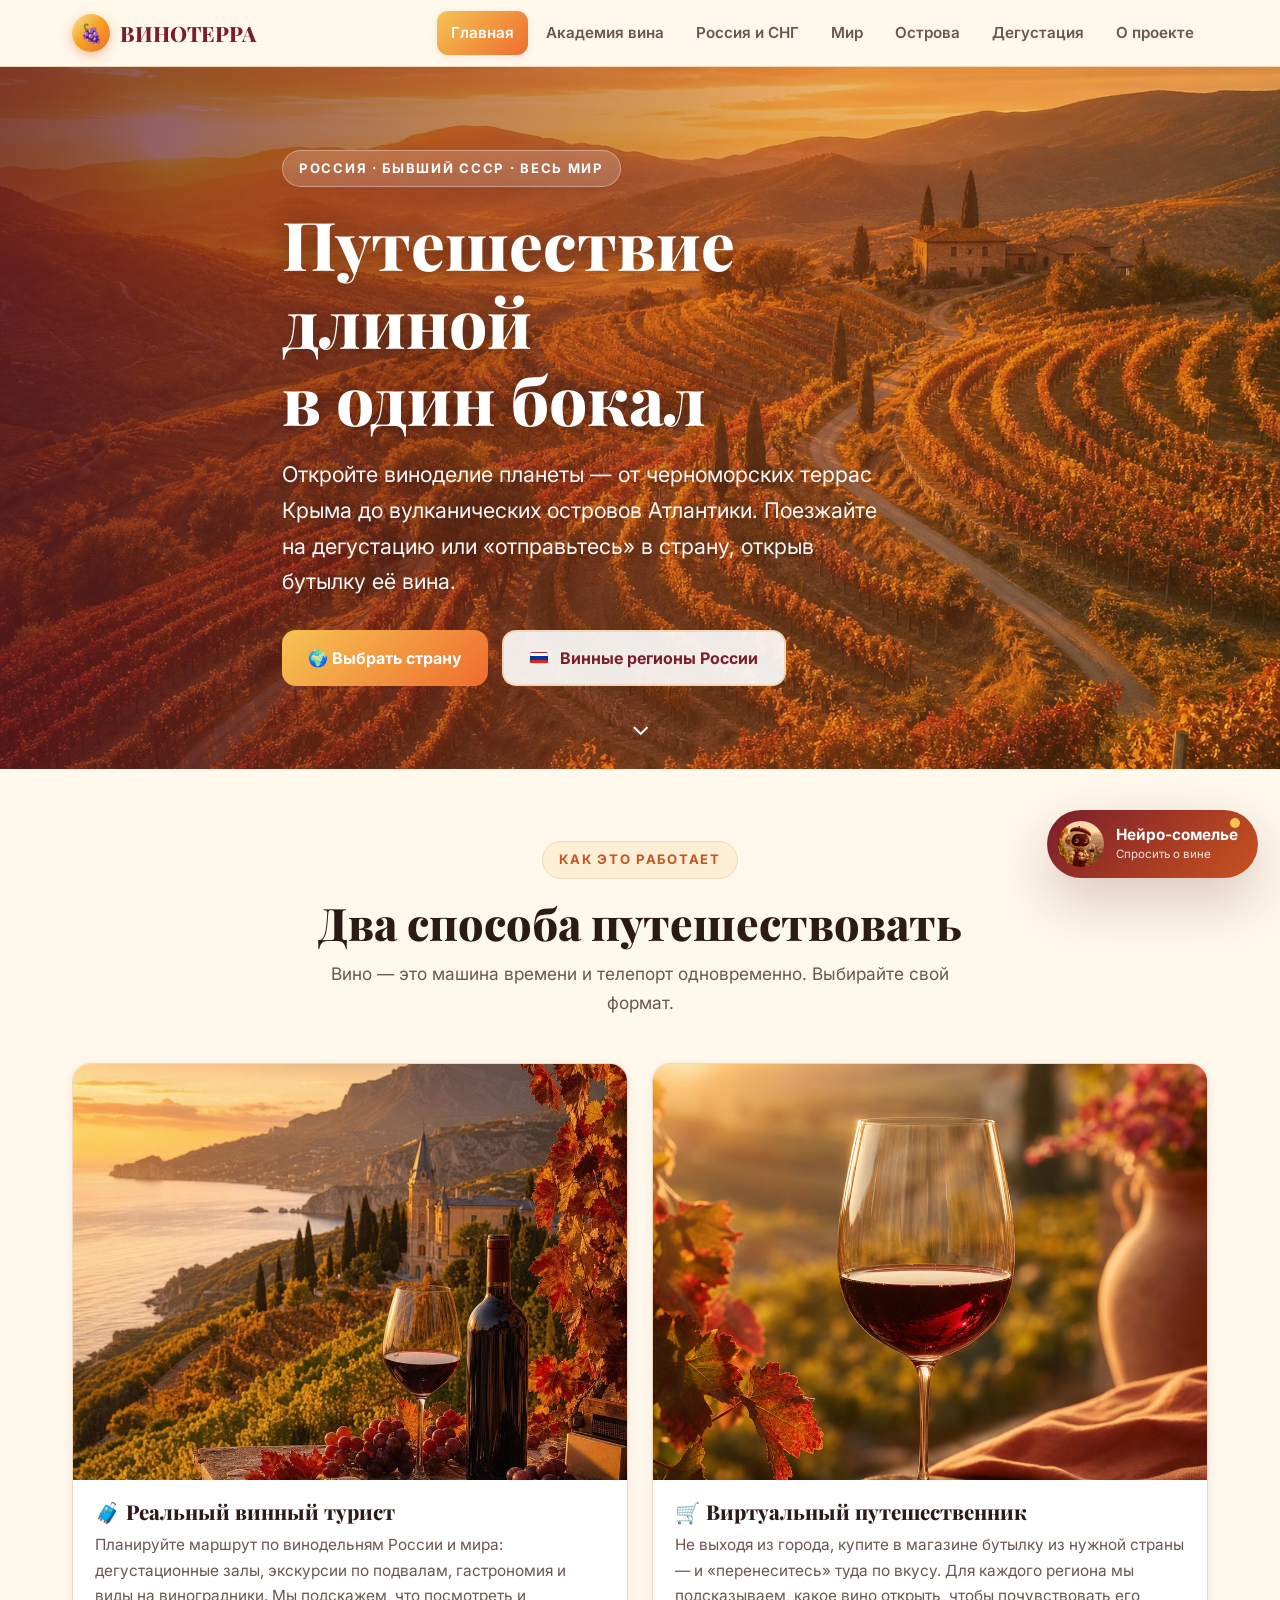
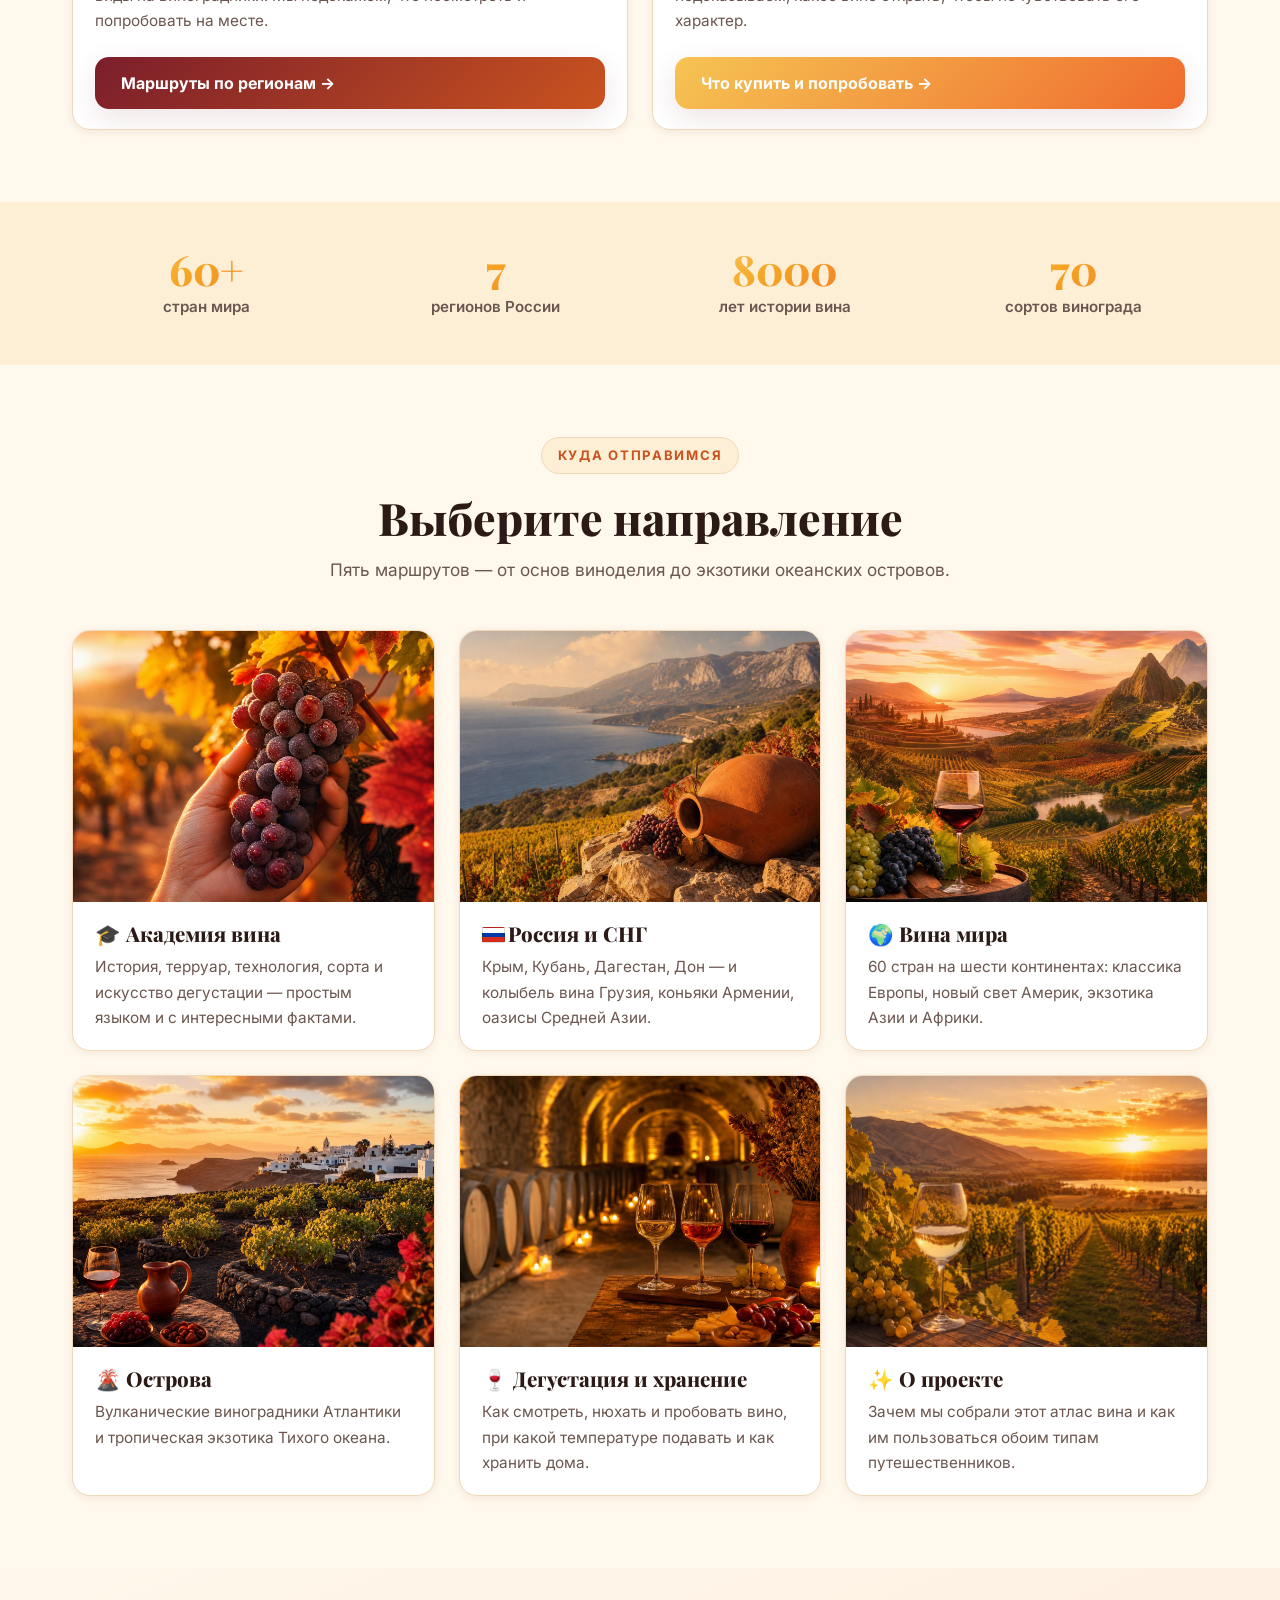
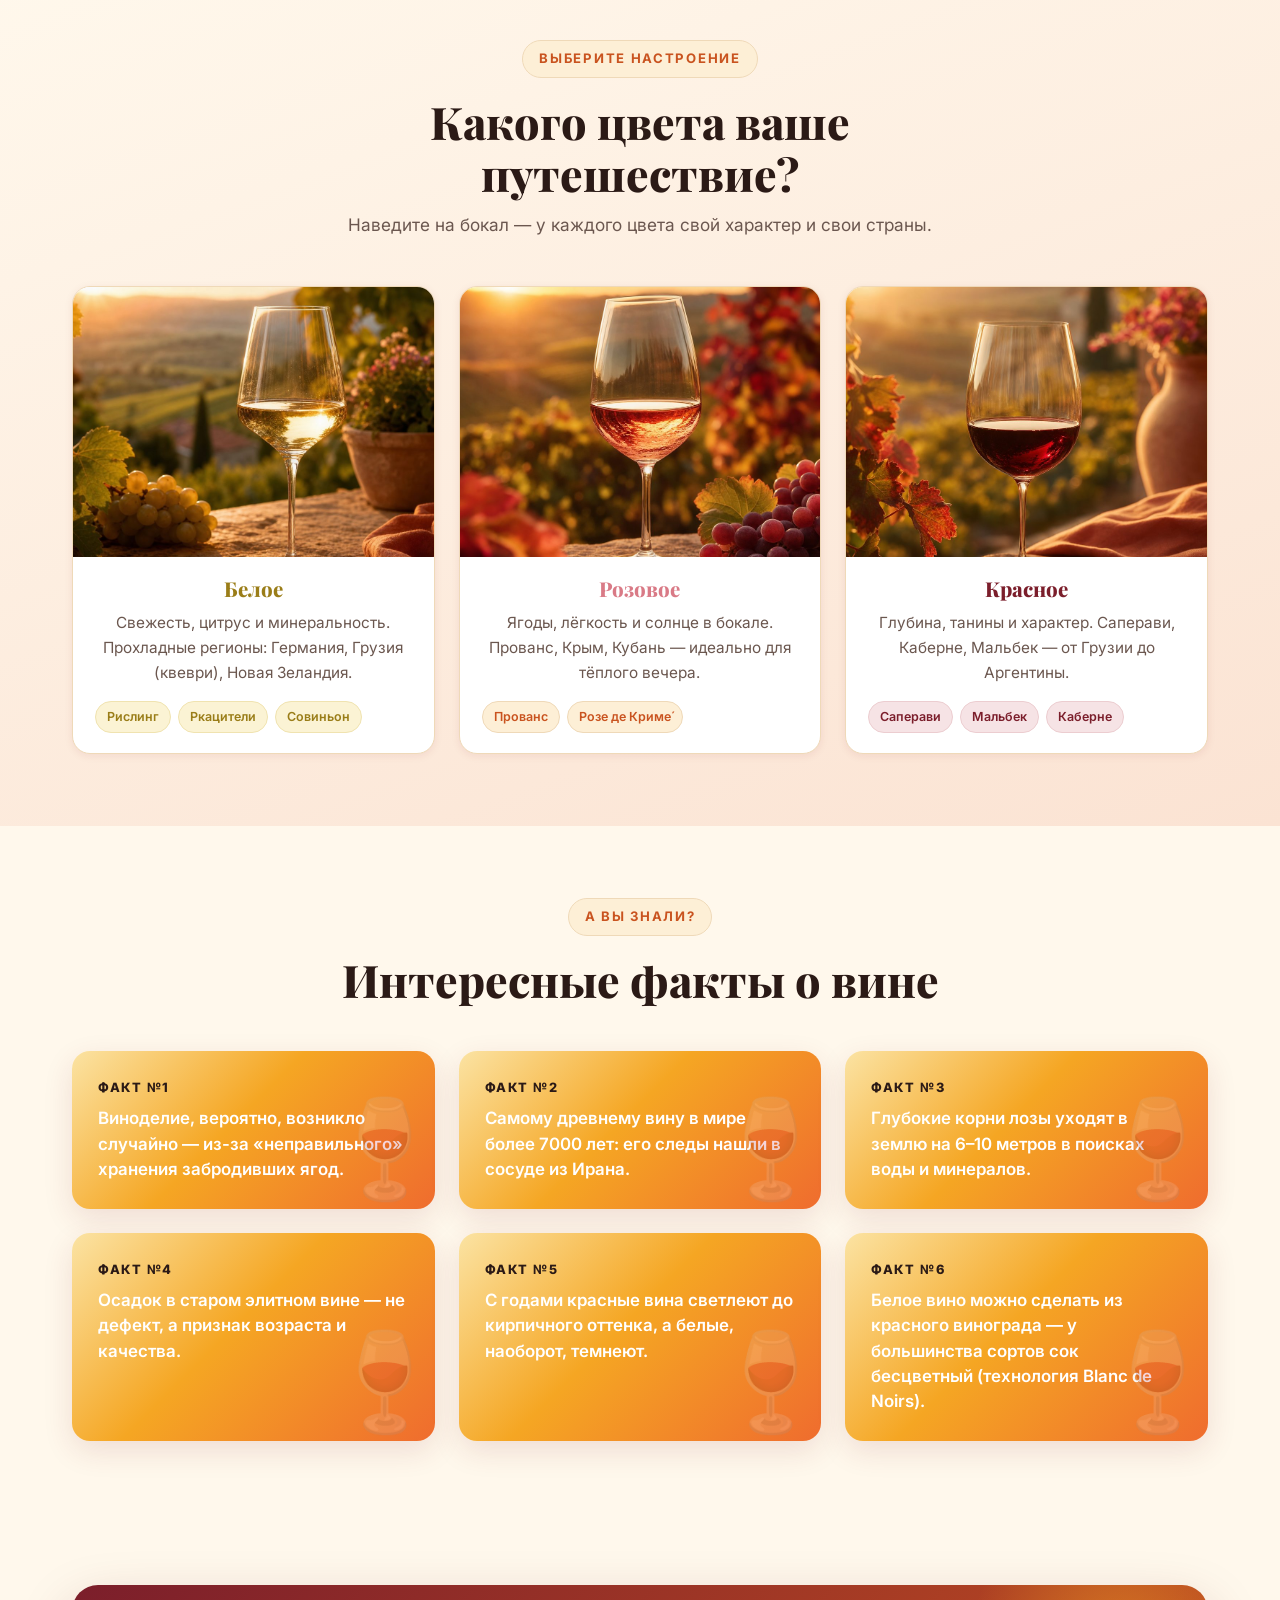
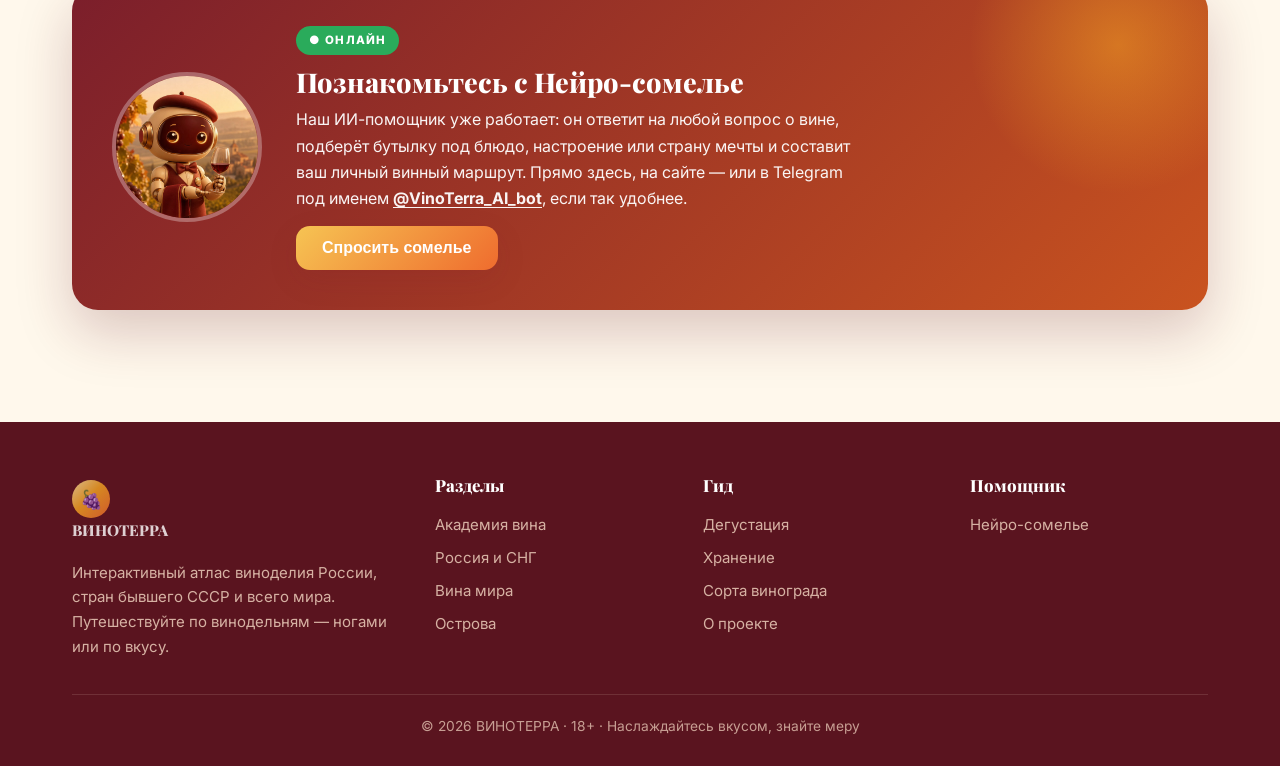
<file: frontend/index.html>
<!DOCTYPE html>
<html lang="ru">
<head>
<meta charset="UTF-8">
<meta name="viewport" content="width=device-width, initial-scale=1">
<title>ВИНОТЕРРА — путешествие по винодельням мира</title>
<meta name="description" content="Интерактивный гид по виноделию России, стран бывшего СССР и всего мира. Реальный винный туризм и виртуальные путешествия по вкусу.">
<link rel="preconnect" href="https://fonts.googleapis.com">
<link href="https://fonts.googleapis.com/css2?family=Playfair+Display:wght@600;700;800;900&family=Inter:wght@400;500;600;700&display=swap" rel="stylesheet">
<script>document.documentElement.classList.add("js");</script>
<link rel="stylesheet" href="assets/css/style.css">
</head>
<body>

<!-- Шапка -->
<header class="nav">
  <nav class="nav-inner">
    <a href="index.html" class="brand"><span class="logo">🍇</span> ВИНОТЕРРА</a>
    <button class="burger" aria-label="Меню"><span></span><span></span><span></span></button>
    <div class="nav-links">
      <a href="index.html" class="active">Главная</a>
      <a href="academy.html">Академия вина</a>
      <a href="russia.html">Россия и СНГ</a>
      <a href="world.html">Мир</a>
      <a href="islands.html">Острова</a>
      <a href="tasting.html">Дегустация</a>
      <a href="about.html">О проекте</a>
    </div>
  </nav>
</header>

<!-- Hero -->
<section class="hero">
  <img class="hero-bg" src="assets/img/home_hero.jpg" alt="Виноградники на закате">
  <div class="wrap hero-content">
    <span class="eyebrow">Россия · бывший СССР · весь мир</span>
    <h1>Путешествие длиной<br>в один бокал</h1>
    <p class="lead">Откройте виноделие планеты — от черноморских террас Крыма до вулканических островов Атлантики. Поезжайте на дегустацию или «отправьтесь» в страну, открыв бутылку её вина.</p>
    <div class="hero-actions">
      <a href="world.html" class="btn btn-primary">🌍 Выбрать страну</a>
      <a href="russia.html" class="btn btn-ghost"><span class="flag-ru"></span>Винные регионы России</a>
    </div>
  </div>
  <div class="scroll-cue">⌄</div>
</section>

<!-- Два способа путешествовать -->
<section class="section">
  <div class="wrap">
    <div class="sec-head reveal">
      <span class="eyebrow">Как это работает</span>
      <h2>Два способа путешествовать</h2>
      <p>Вино — это машина времени и телепорт одновременно. Выбирайте свой формат.</p>
    </div>
    <div class="grid g2">
      <article class="card reveal">
        <img class="card-img" src="assets/img/r_krym.jpg" alt="Винный туризм">
        <div class="card-body">
          <h3>🧳 Реальный винный турист</h3>
          <p>Планируйте маршрут по винодельням России и мира: дегустационные залы, экскурсии по подвалам, гастрономия и виды на виноградники. Мы подскажем, что посмотреть и попробовать на месте.</p>
          <a href="russia.html" class="btn btn-wine mt-s">Маршруты по регионам →</a>
        </div>
      </article>
      <article class="card reveal">
        <img class="card-img" src="assets/img/wine_red.jpg" alt="Виртуальное путешествие">
        <div class="card-body">
          <h3>🛒 Виртуальный путешественник</h3>
          <p>Не выходя из города, купите в магазине бутылку из нужной страны — и «перенеситесь» туда по вкусу. Для каждого региона мы подсказываем, какое вино открыть, чтобы почувствовать его характер.</p>
          <a href="world.html" class="btn btn-primary mt-s">Что купить и попробовать →</a>
        </div>
      </article>
    </div>
  </div>
</section>

<!-- Статистика -->
<section class="section-sm tint">
  <div class="wrap">
    <div class="stats">
      <div class="stat reveal"><div class="n">60+</div><div class="l">стран мира</div></div>
      <div class="stat reveal"><div class="n">7</div><div class="l">регионов России</div></div>
      <div class="stat reveal"><div class="n">8000</div><div class="l">лет истории вина</div></div>
      <div class="stat reveal"><div class="n">70</div><div class="l">сортов винограда</div></div>
    </div>
  </div>
</section>

<!-- Разделы -->
<section class="section">
  <div class="wrap">
    <div class="sec-head reveal">
      <span class="eyebrow">Куда отправимся</span>
      <h2>Выберите направление</h2>
      <p>Пять маршрутов — от основ виноделия до экзотики океанских островов.</p>
    </div>
    <div class="grid g3">
      <a href="academy.html" class="card reveal"><img class="card-img" src="assets/img/academy_hero.jpg" alt="Академия"><div class="card-body"><h3>🎓 Академия вина</h3><p>История, терруар, технология, сорта и искусство дегустации — простым языком и с интересными фактами.</p></div></a>
      <a href="russia.html" class="card reveal"><img class="card-img" src="assets/img/russia_hero.jpg" alt="Россия и СНГ"><div class="card-body"><h3><span class="flag-ru"></span>Россия и СНГ</h3><p>Крым, Кубань, Дагестан, Дон — и колыбель вина Грузия, коньяки Армении, оазисы Средней Азии.</p></div></a>
      <a href="world.html" class="card reveal"><img class="card-img" src="assets/img/world_hero.jpg" alt="Мир"><div class="card-body"><h3>🌍 Вина мира</h3><p>60 стран на шести континентах: классика Европы, новый свет Америк, экзотика Азии и Африки.</p></div></a>
      <a href="islands.html" class="card reveal"><img class="card-img" src="assets/img/islands_hero.jpg" alt="Острова"><div class="card-body"><h3>🌋 Острова</h3><p>Вулканические виноградники Атлантики и тропическая экзотика Тихого океана.</p></div></a>
      <a href="tasting.html" class="card reveal"><img class="card-img" src="assets/img/tasting_hero.jpg" alt="Дегустация"><div class="card-body"><h3>🍷 Дегустация и хранение</h3><p>Как смотреть, нюхать и пробовать вино, при какой температуре подавать и как хранить дома.</p></div></a>
      <a href="about.html" class="card reveal"><img class="card-img" src="assets/img/about_hero.jpg" alt="О проекте"><div class="card-body"><h3>✨ О проекте</h3><p>Зачем мы собрали этот атлас вина и как им пользоваться обоим типам путешественников.</p></div></a>
    </div>
  </div>
</section>

<!-- Трио вин -->
<section class="section tint-wine">
  <div class="wrap">
    <div class="sec-head reveal">
      <span class="eyebrow">Выберите настроение</span>
      <h2>Какого цвета ваше путешествие?</h2>
      <p>Наведите на бокал — у каждого цвета свой характер и свои страны.</p>
    </div>
    <div class="grid g3" id="trio">
      <article class="card reveal" style="text-align:center">
        <img class="card-img" src="assets/img/wine_white.jpg" alt="Белое вино">
        <div class="card-body"><h3 style="color:#9a7d18">Белое</h3><p>Свежесть, цитрус и минеральность. Прохладные регионы: Германия, Грузия (квеври), Новая Зеландия.</p><div class="chips"><span class="chip white">Рислинг</span><span class="chip white">Ркацители</span><span class="chip white">Совиньон</span></div></div>
      </article>
      <article class="card reveal" style="text-align:center">
        <img class="card-img" src="assets/img/wine_rose.jpg" alt="Розовое вино">
        <div class="card-body"><h3 style="color:var(--rose-deep)">Розовое</h3><p>Ягоды, лёгкость и солнце в бокале. Прованс, Крым, Кубань — идеально для тёплого вечера.</p><div class="chips"><span class="chip">Прованс</span><span class="chip">Розе де Криме́</span></div></div>
      </article>
      <article class="card reveal" style="text-align:center">
        <img class="card-img" src="assets/img/wine_red.jpg" alt="Красное вино">
        <div class="card-body"><h3 style="color:var(--red)">Красное</h3><p>Глубина, танины и характер. Саперави, Каберне, Мальбек — от Грузии до Аргентины.</p><div class="chips"><span class="chip red">Саперави</span><span class="chip red">Мальбек</span><span class="chip red">Каберне</span></div></div>
      </article>
    </div>
  </div>
</section>

<!-- Интересные факты -->
<section class="section">
  <div class="wrap">
    <div class="sec-head reveal">
      <span class="eyebrow">А вы знали?</span>
      <h2>Интересные факты о вине</h2>
    </div>
    <div class="grid g3" id="home-facts"></div>
  </div>
</section>

<!-- Ассистент -->
<section class="section">
  <div class="wrap">
    <div class="assistant-band reveal">
      <img src="assets/img/assistant_bot.jpg" alt="Нейро-сомелье">
      <div class="txt">
        <span class="badge-live">● Онлайн</span>
        <h3>Познакомьтесь с Нейро-сомелье</h3>
        <p>Наш ИИ-помощник уже работает: он ответит на любой вопрос о вине, подберёт бутылку под блюдо, настроение или страну мечты и составит ваш личный винный маршрут. Прямо здесь, на сайте — или в Telegram под именем <a href="https://t.me/VinoTerra_AI_bot" target="_blank" rel="noopener" class="tg-link">@VinoTerra_AI_bot</a>, если так удобнее.</p>
        <button class="btn btn-primary mt-s" data-open-assistant>Спросить сомелье</button>
      </div>
    </div>
  </div>
</section>

<!-- Подвал -->
<footer class="footer">
  <div class="wrap">
    <div class="footer-grid">
      <div class="fcol">
        <a href="index.html" class="brand"><span class="logo">🍇</span> ВИНОТЕРРА</a>
        <p style="margin-top:14px;opacity:.8;font-size:.94rem">Интерактивный атлас виноделия России, стран бывшего СССР и всего мира. Путешествуйте по винодельням — ногами или по вкусу.</p>
      </div>
      <div class="fcol"><h4>Разделы</h4><a href="academy.html">Академия вина</a><a href="russia.html">Россия и СНГ</a><a href="world.html">Вина мира</a><a href="islands.html">Острова</a></div>
      <div class="fcol"><h4>Гид</h4><a href="tasting.html">Дегустация</a><a href="tasting.html#storage">Хранение</a><a href="academy.html#grapes">Сорта винограда</a><a href="about.html">О проекте</a></div>
      <div class="fcol"><h4>Помощник</h4><a href="#" data-open-assistant>Нейро-сомелье</a></div>
    </div>
    <div class="footer-bottom">© 2026 ВИНОТЕРРА · 18+ · Наслаждайтесь вкусом, знайте меру</div>
  </div>
</footer>

<script src="data/wine-data.js"></script>
<script src="assets/js/api-config.js"></script>
<script src="assets/js/main.js"></script>
<script>
  (function(){
    var f=(window.WINE&&WINE.academy&&WINE.academy.facts)||[];
    var host=document.getElementById("home-facts");
    f.slice(0,6).forEach(function(t,i){
      var d=document.createElement("div");d.className="fact reveal";
      d.innerHTML='<div class="k">Факт №'+(i+1)+'</div><div class="v">'+t+'</div>';
      host.appendChild(d);
    });
    if(window.VT)VT.initReveal();
  })();
</script>
</body>
</html>
</file>
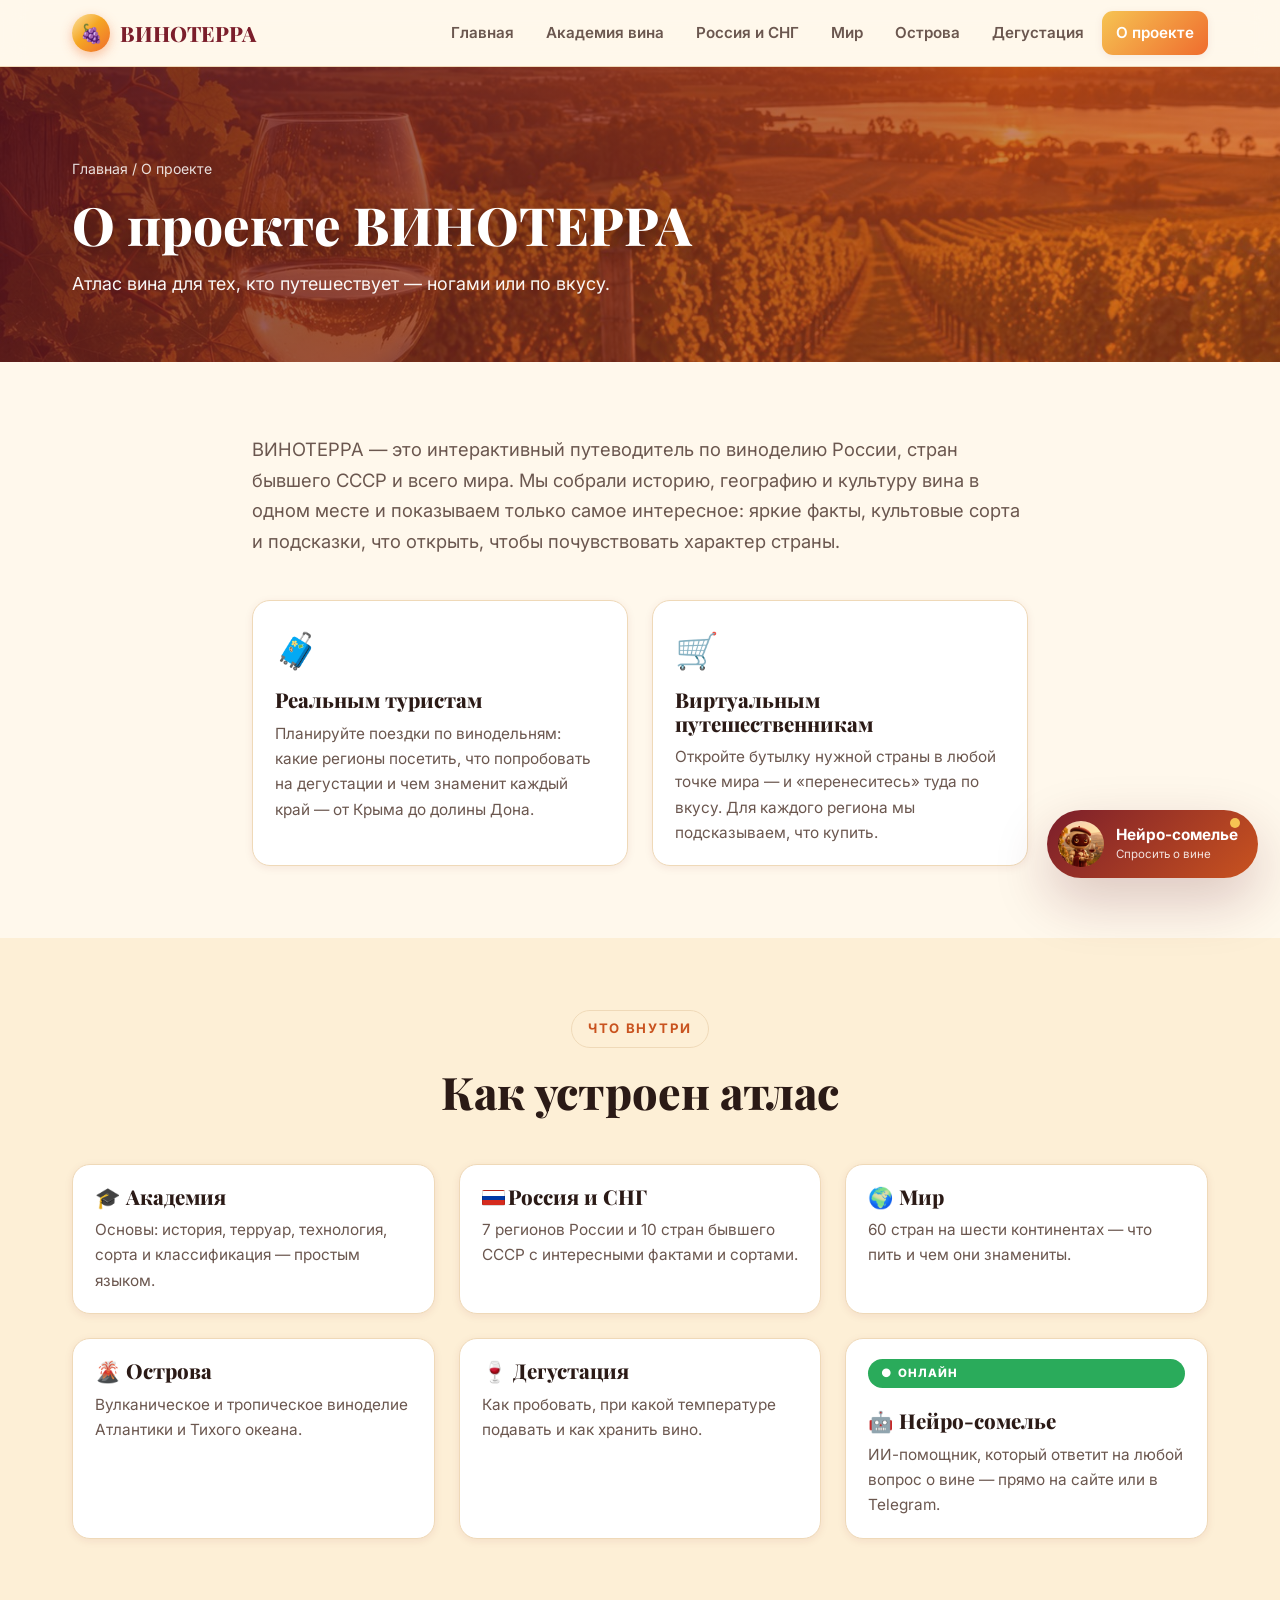
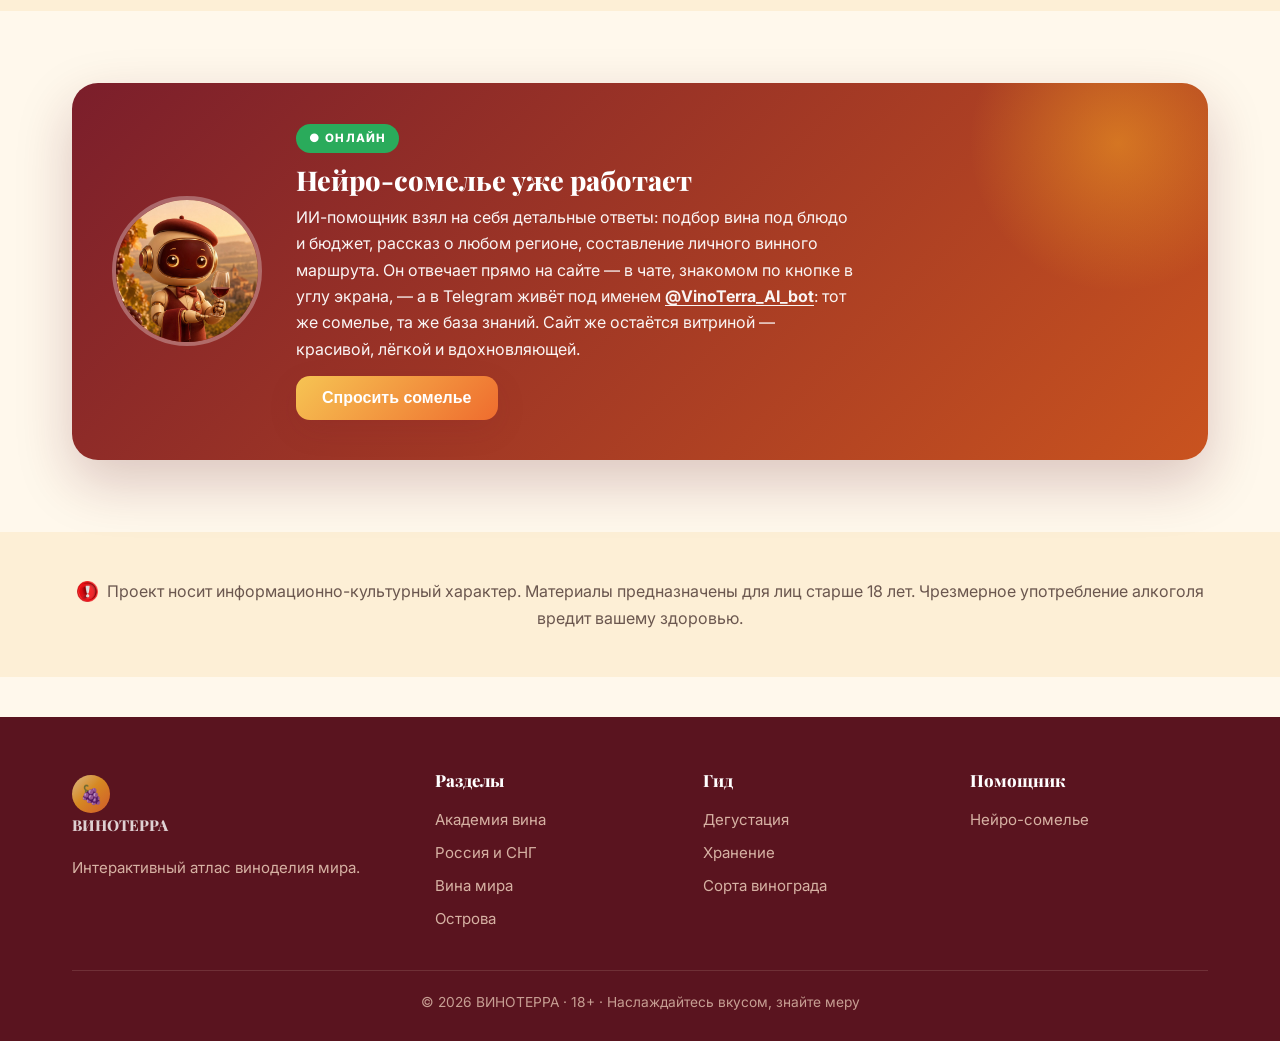
<file: frontend/about.html>
<!DOCTYPE html>
<html lang="ru">
<head>
<meta charset="UTF-8">
<meta name="viewport" content="width=device-width, initial-scale=1">
<title>О проекте — ВИНОТЕРРА</title>
<meta name="description" content="ВИНОТЕРРА — интерактивный атлас виноделия для реальных и виртуальных винных путешественников.">
<link rel="preconnect" href="https://fonts.googleapis.com">
<link href="https://fonts.googleapis.com/css2?family=Playfair+Display:wght@600;700;800;900&family=Inter:wght@400;500;600;700&display=swap" rel="stylesheet">
<script>document.documentElement.classList.add("js");</script>
<link rel="stylesheet" href="assets/css/style.css">
</head>
<body>
<header class="nav">
  <nav class="nav-inner">
    <a href="index.html" class="brand"><span class="logo">🍇</span> ВИНОТЕРРА</a>
    <button class="burger" aria-label="Меню"><span></span><span></span><span></span></button>
    <div class="nav-links">
      <a href="index.html">Главная</a>
      <a href="academy.html">Академия вина</a>
      <a href="russia.html">Россия и СНГ</a>
      <a href="world.html">Мир</a>
      <a href="islands.html">Острова</a>
      <a href="tasting.html">Дегустация</a>
      <a href="about.html" class="active">О проекте</a>
    </div>
  </nav>
</header>

<section class="page-hero">
  <img class="hero-bg" src="assets/img/about_hero.jpg" alt="Виноградники на закате">
  <div class="wrap">
    <div class="crumbs"><a href="index.html">Главная</a> / О проекте</div>
    <h1>О проекте ВИНОТЕРРА</h1>
    <p>Атлас вина для тех, кто путешествует — ногами или по вкусу.</p>
  </div>
</section>

<section class="section">
  <div class="wrap" style="max-width:820px">
    <div class="reveal">
      <p style="font-size:1.15rem;color:var(--ink-soft)">ВИНОТЕРРА — это интерактивный путеводитель по виноделию России, стран бывшего СССР и всего мира. Мы собрали историю, географию и культуру вина в одном месте и показываем только самое интересное: яркие факты, культовые сорта и подсказки, что открыть, чтобы почувствовать характер страны.</p>
    </div>
    <div class="grid g2 mt-l">
      <div class="card reveal"><div class="card-body"><div style="font-size:2.2rem">🧳</div><h3>Реальным туристам</h3><p>Планируйте поездки по винодельням: какие регионы посетить, что попробовать на дегустации и чем знаменит каждый край — от Крыма до долины Дона.</p></div></div>
      <div class="card reveal"><div class="card-body"><div style="font-size:2.2rem">🛒</div><h3>Виртуальным путешественникам</h3><p>Откройте бутылку нужной страны в любой точке мира — и «перенеситесь» туда по вкусу. Для каждого региона мы подсказываем, что купить.</p></div></div>
    </div>
  </div>
</section>

<section class="section tint">
  <div class="wrap">
    <div class="sec-head reveal"><span class="eyebrow">Что внутри</span><h2>Как устроен атлас</h2></div>
    <div class="grid g3">
      <a href="academy.html" class="card reveal"><div class="card-body"><h3>🎓 Академия</h3><p>Основы: история, терруар, технология, сорта и классификация — простым языком.</p></div></a>
      <a href="russia.html" class="card reveal"><div class="card-body"><h3><span class="flag-ru"></span>Россия и СНГ</h3><p>7 регионов России и 10 стран бывшего СССР с интересными фактами и сортами.</p></div></a>
      <a href="world.html" class="card reveal"><div class="card-body"><h3>🌍 Мир</h3><p>60 стран на шести континентах — что пить и чем они знамениты.</p></div></a>
      <a href="islands.html" class="card reveal"><div class="card-body"><h3>🌋 Острова</h3><p>Вулканическое и тропическое виноделие Атлантики и Тихого океана.</p></div></a>
      <a href="tasting.html" class="card reveal"><div class="card-body"><h3>🍷 Дегустация</h3><p>Как пробовать, при какой температуре подавать и как хранить вино.</p></div></a>
      <a href="#" data-open-assistant class="card reveal"><div class="card-body"><span class="badge-live">● Онлайн</span><h3>🤖 Нейро-сомелье</h3><p>ИИ-помощник, который ответит на любой вопрос о вине — прямо на сайте или в Telegram.</p></div></a>
    </div>
  </div>
</section>

<!-- Ассистент -->
<section class="section">
  <div class="wrap">
    <div class="assistant-band reveal">
      <img src="assets/img/assistant_bot.jpg" alt="Нейро-сомелье">
      <div class="txt">
        <span class="badge-live">● Онлайн</span>
        <h3>Нейро-сомелье уже работает</h3>
        <p>ИИ-помощник взял на себя детальные ответы: подбор вина под блюдо и бюджет, рассказ о любом регионе, составление личного винного маршрута. Он отвечает прямо на сайте — в чате, знакомом по кнопке в углу экрана, — а в Telegram живёт под именем <a href="https://t.me/VinoTerra_AI_bot" target="_blank" rel="noopener" class="tg-link">@VinoTerra_AI_bot</a>: тот же сомелье, та же база знаний. Сайт же остаётся витриной — красивой, лёгкой и вдохновляющей.</p>
        <button class="btn btn-primary mt-s" data-open-assistant>Спросить сомелье</button>
      </div>
    </div>
  </div>
</section>

<section class="section-sm tint">
  <div class="wrap center reveal">
    <p class="notice" style="color:var(--ink-soft)"><span class="notice-ico" aria-hidden="true"></span>Проект носит информационно-культурный характер. Материалы предназначены для лиц старше 18 лет. Чрезмерное употребление алкоголя вредит вашему здоровью.</p>
  </div>
</section>

<footer class="footer">
  <div class="wrap">
    <div class="footer-grid">
      <div class="fcol"><a href="index.html" class="brand"><span class="logo">🍇</span> ВИНОТЕРРА</a><p style="margin-top:14px;opacity:.8;font-size:.94rem">Интерактивный атлас виноделия мира.</p></div>
      <div class="fcol"><h4>Разделы</h4><a href="academy.html">Академия вина</a><a href="russia.html">Россия и СНГ</a><a href="world.html">Вина мира</a><a href="islands.html">Острова</a></div>
      <div class="fcol"><h4>Гид</h4><a href="tasting.html">Дегустация</a><a href="tasting.html#storage">Хранение</a><a href="academy.html#grapes">Сорта винограда</a></div>
      <div class="fcol"><h4>Помощник</h4><a href="#" data-open-assistant>Нейро-сомелье</a></div>
    </div>
    <div class="footer-bottom">© 2026 ВИНОТЕРРА · 18+ · Наслаждайтесь вкусом, знайте меру</div>
  </div>
</footer>

<script src="data/wine-data.js"></script>
<script src="assets/js/api-config.js"></script>
<script src="assets/js/main.js"></script>
</body>
</html>
</file>
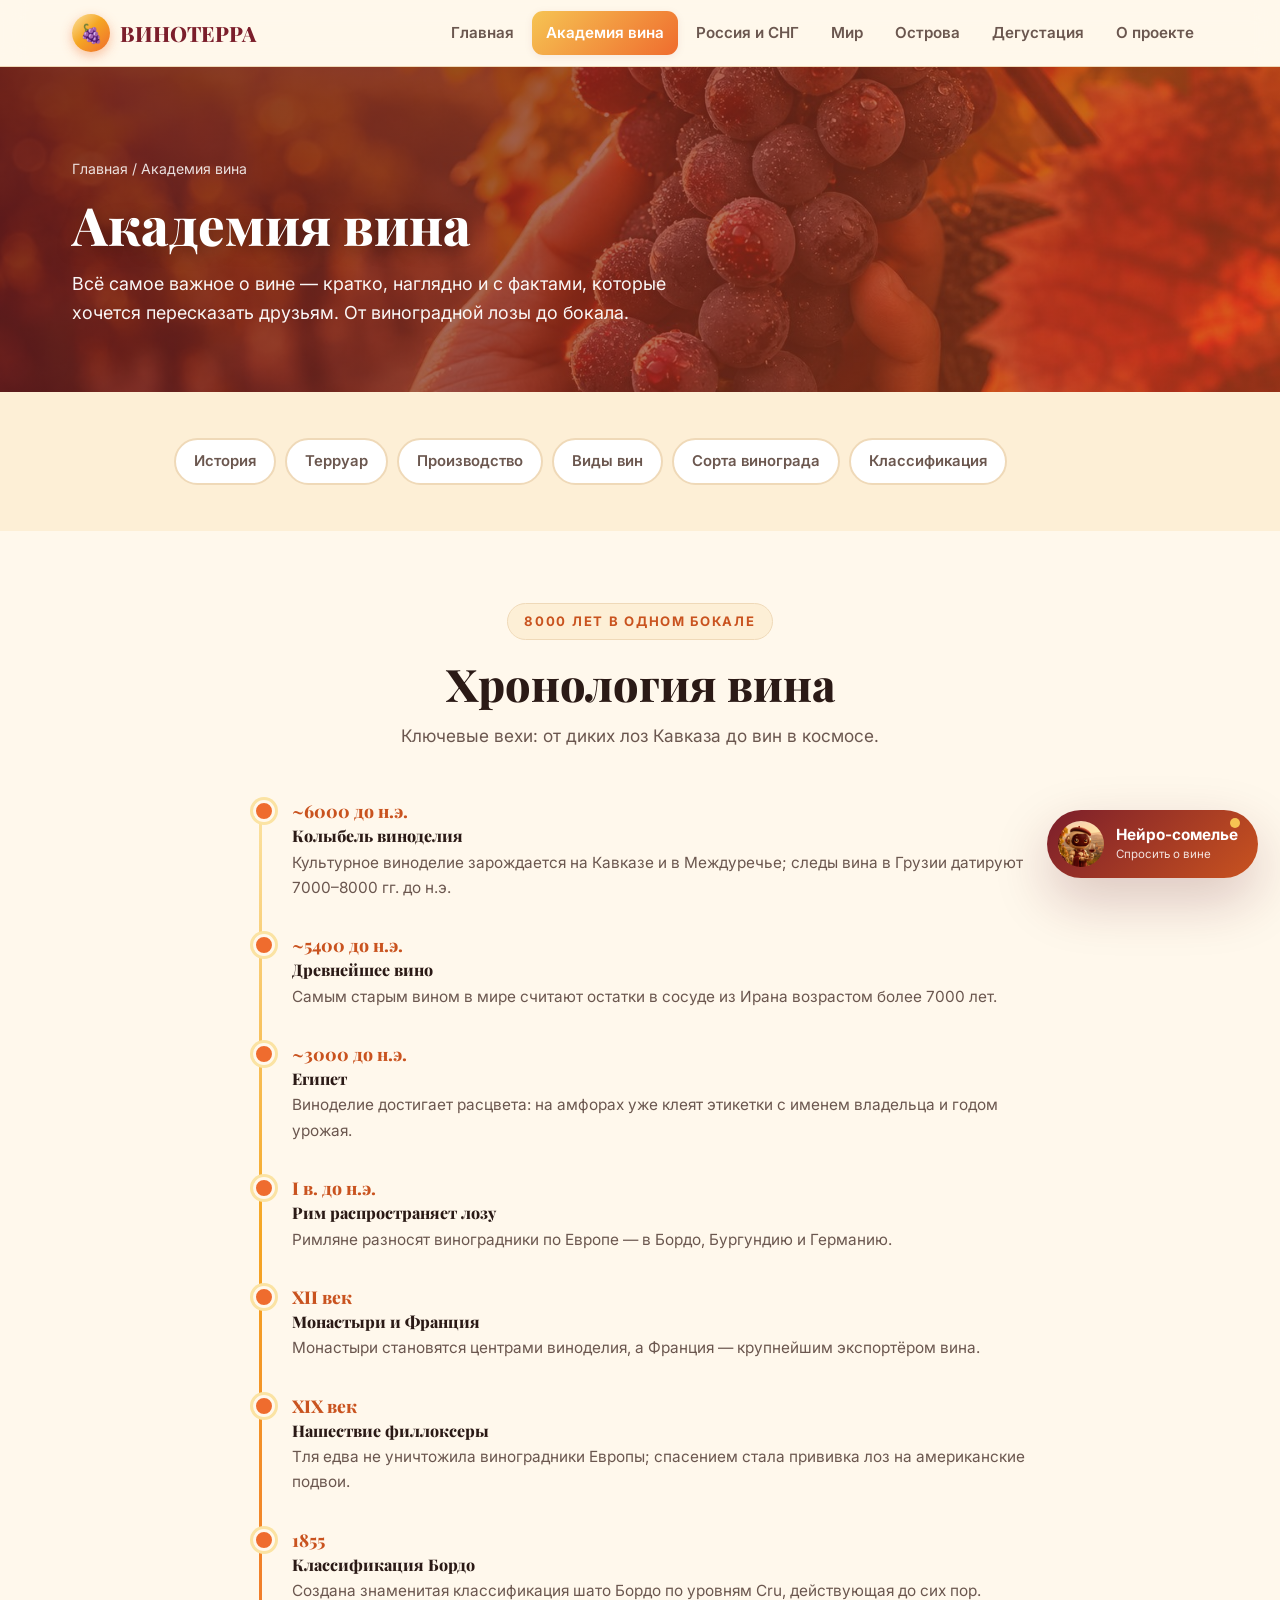
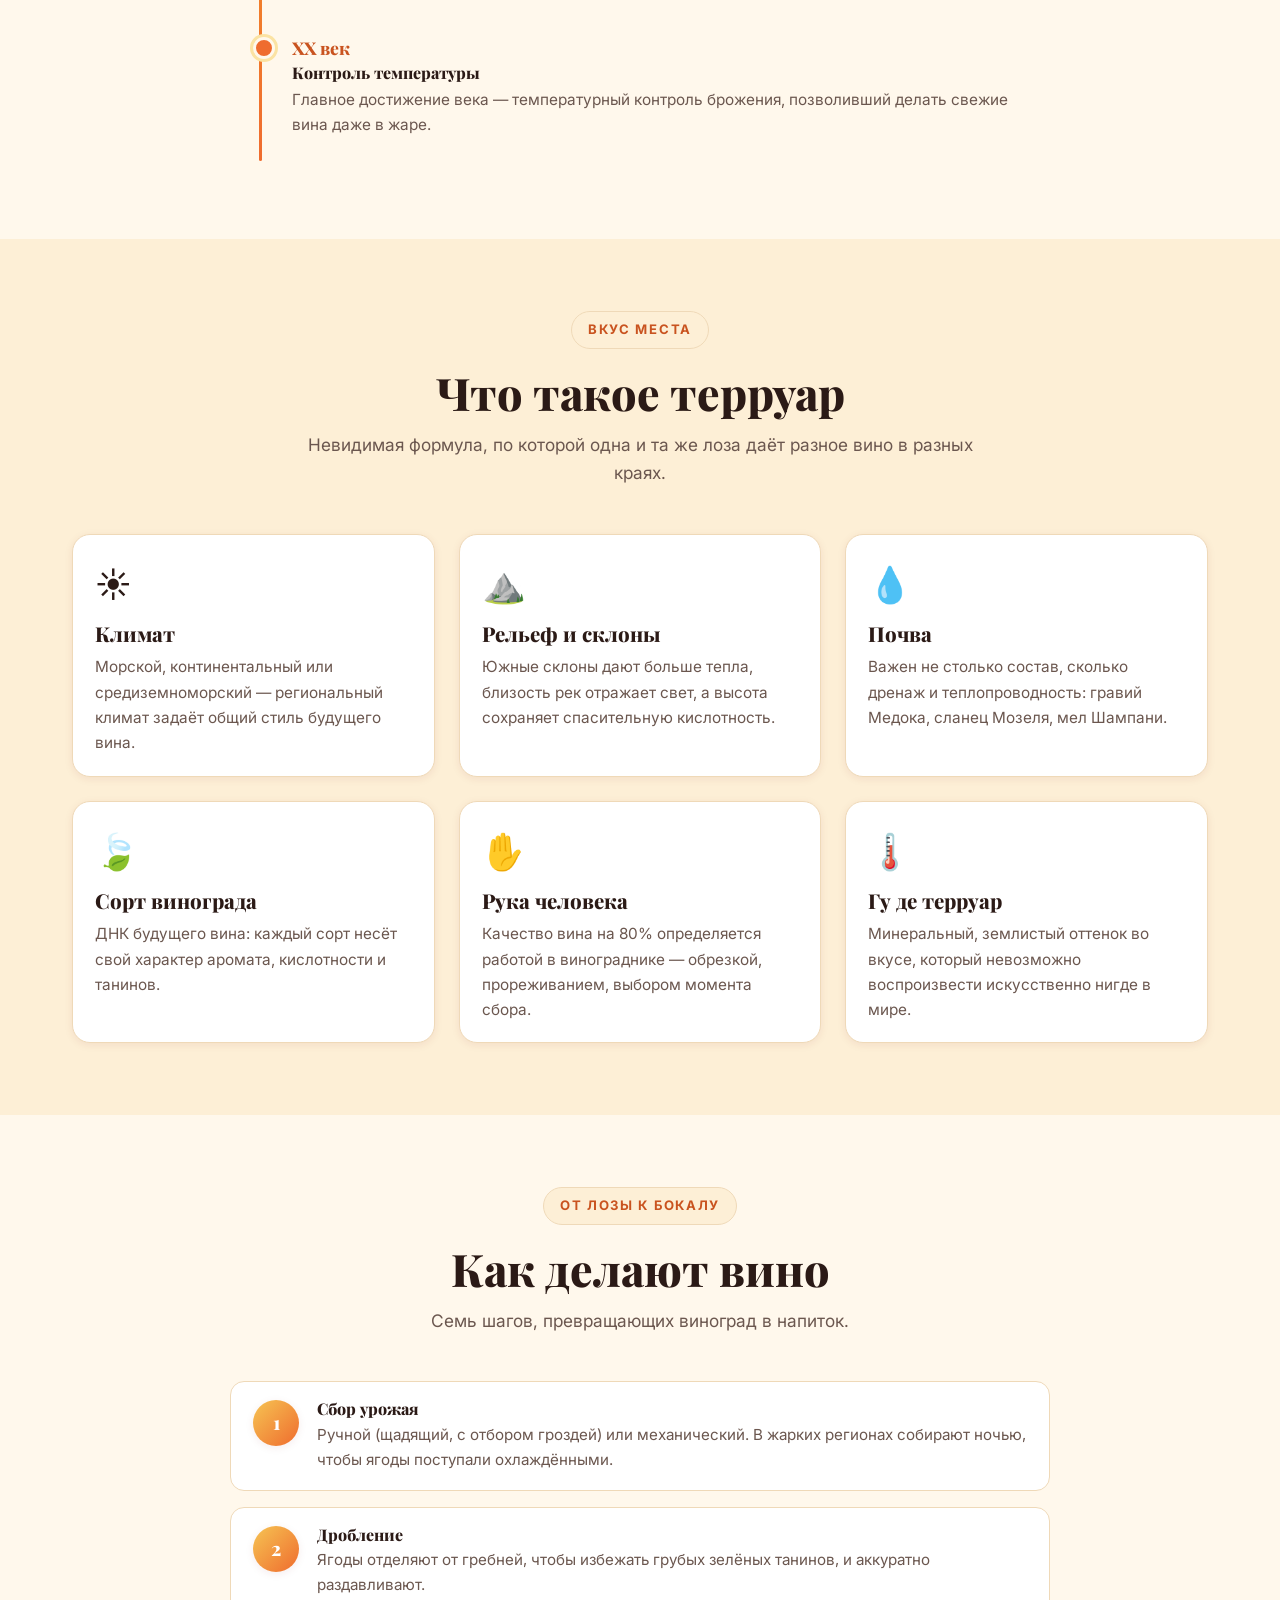
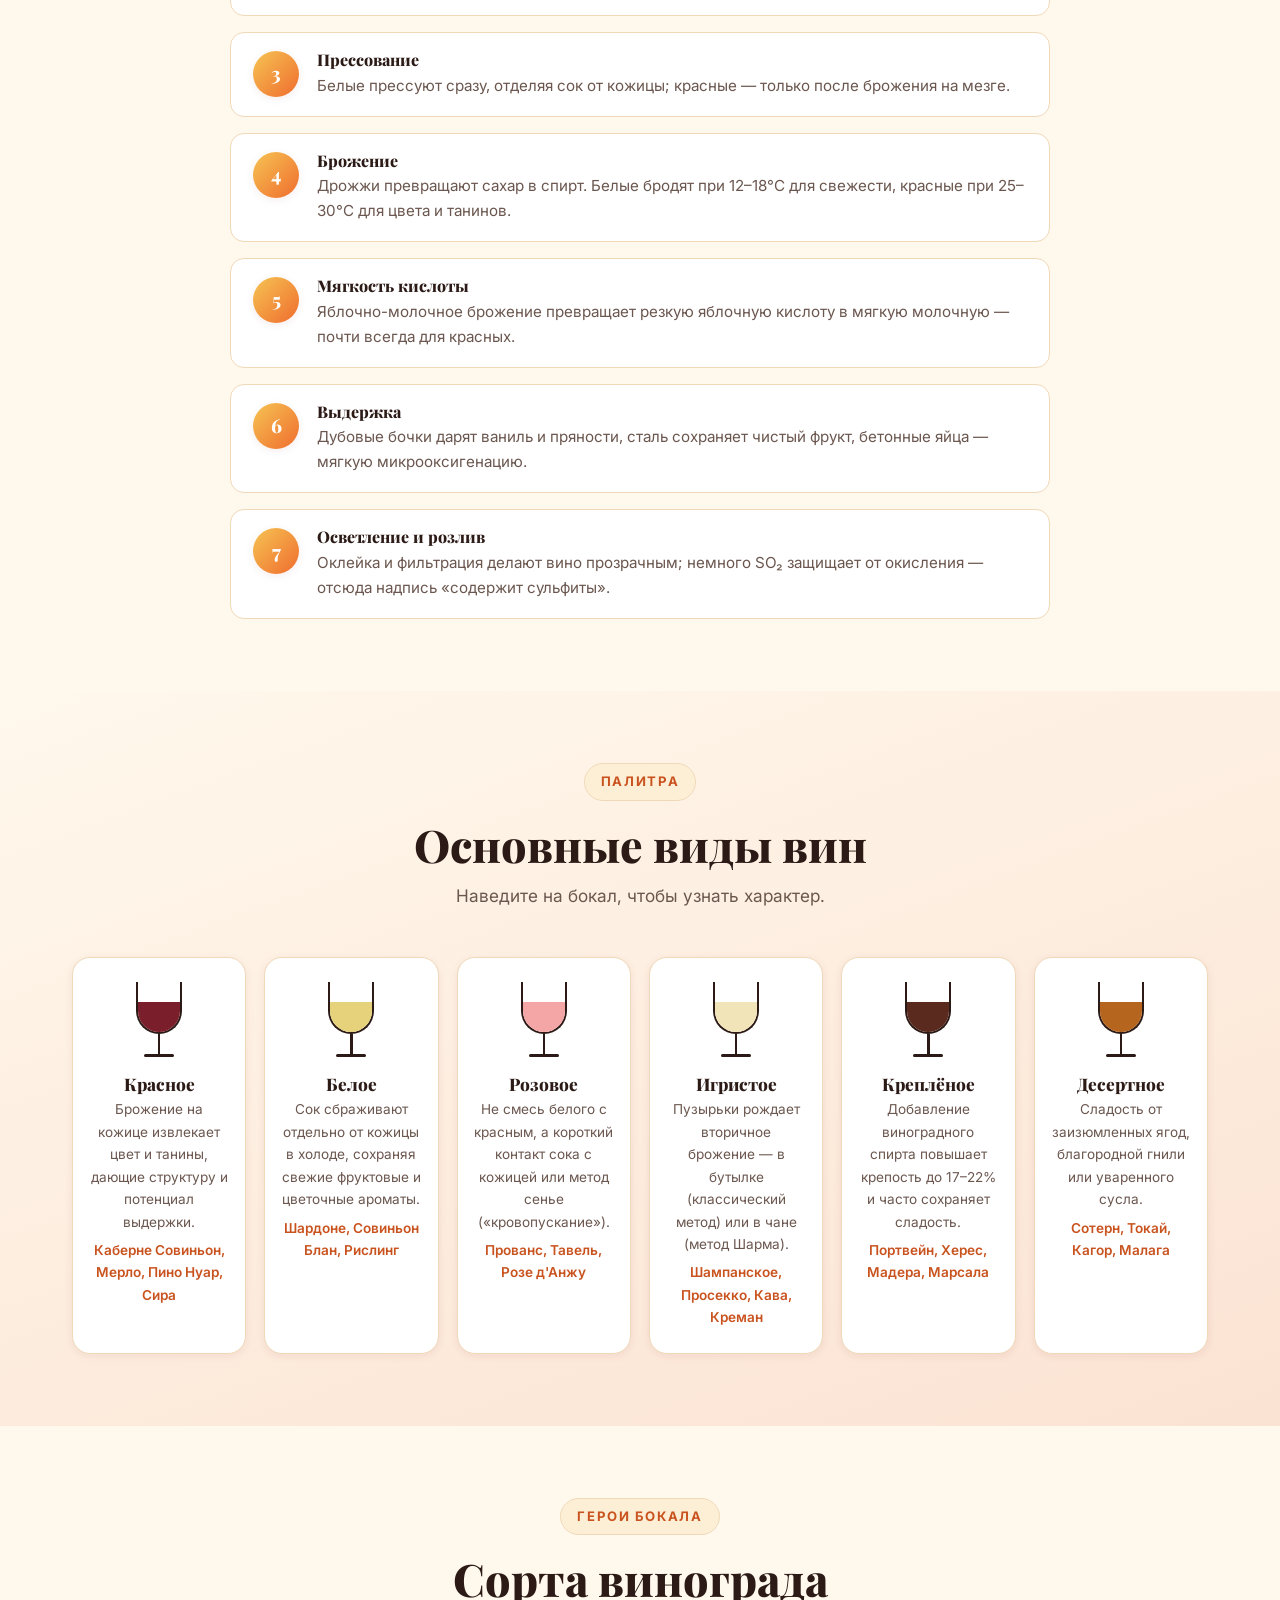
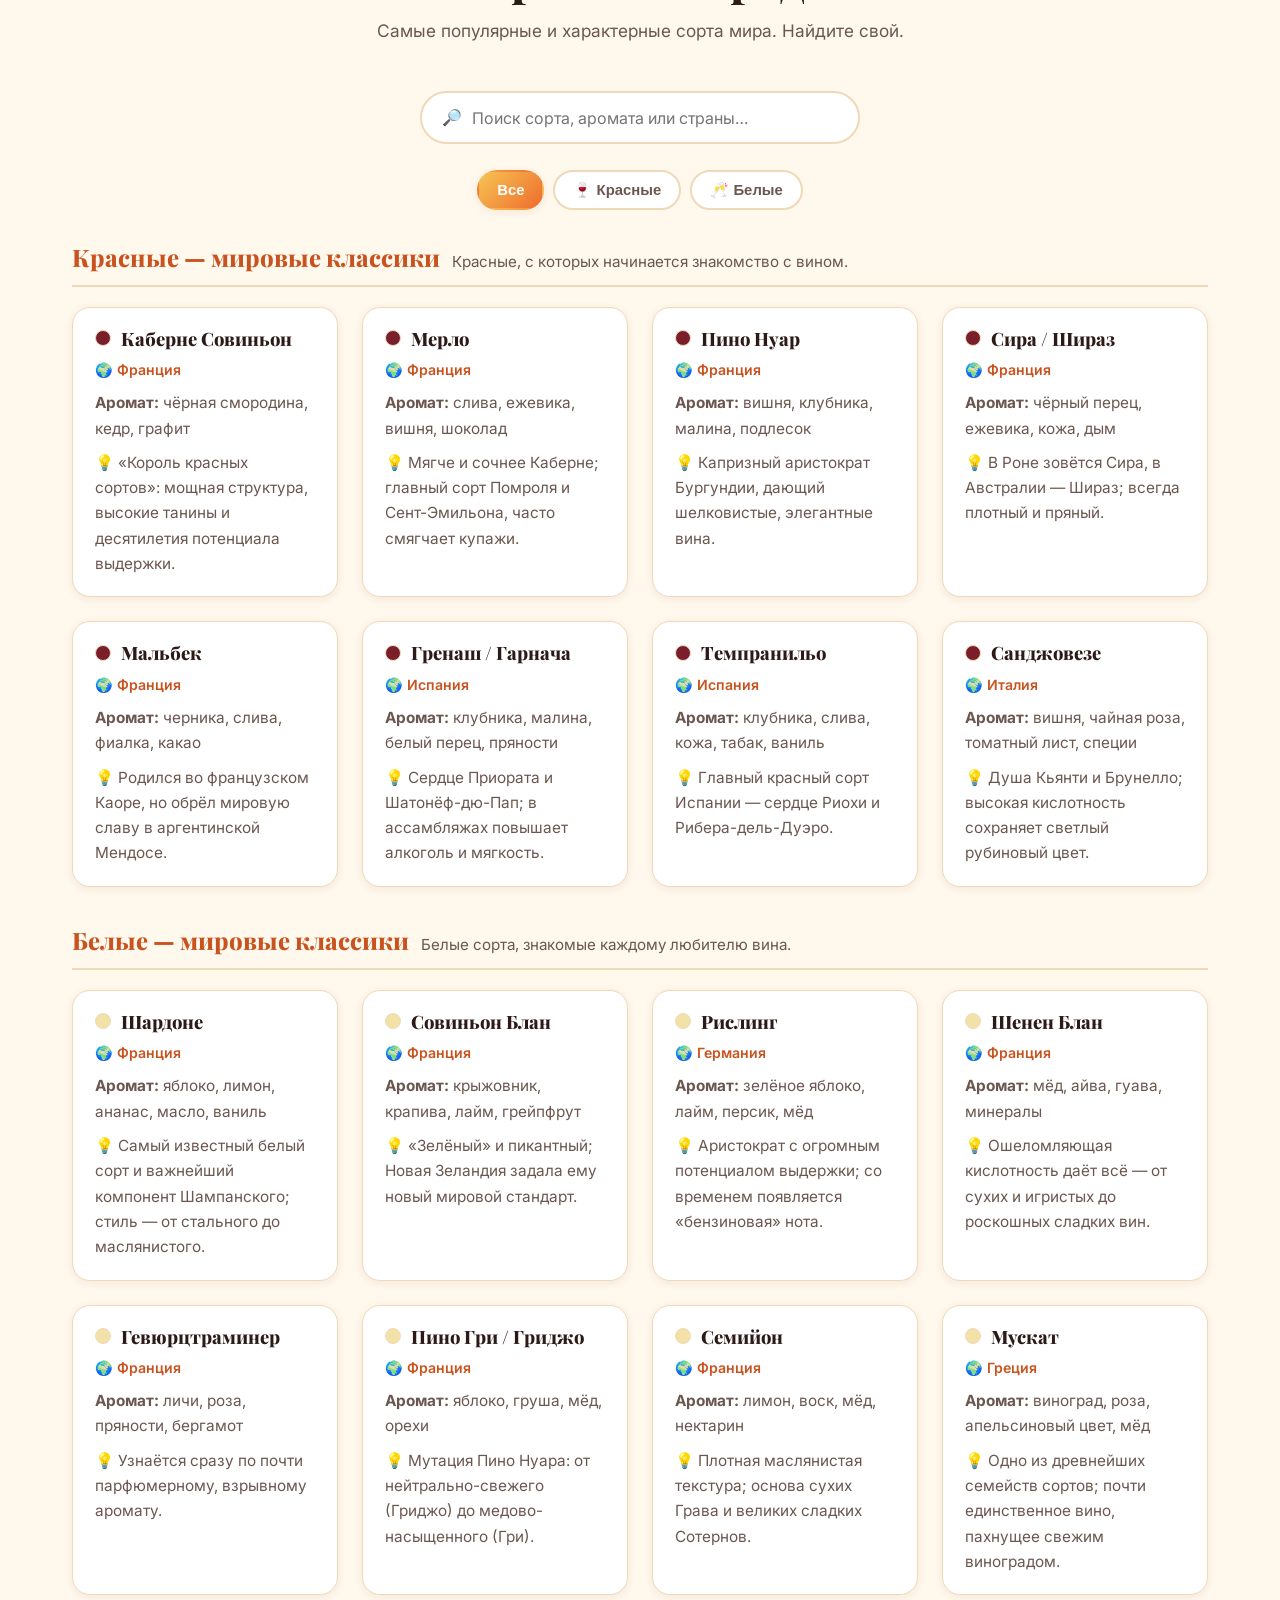
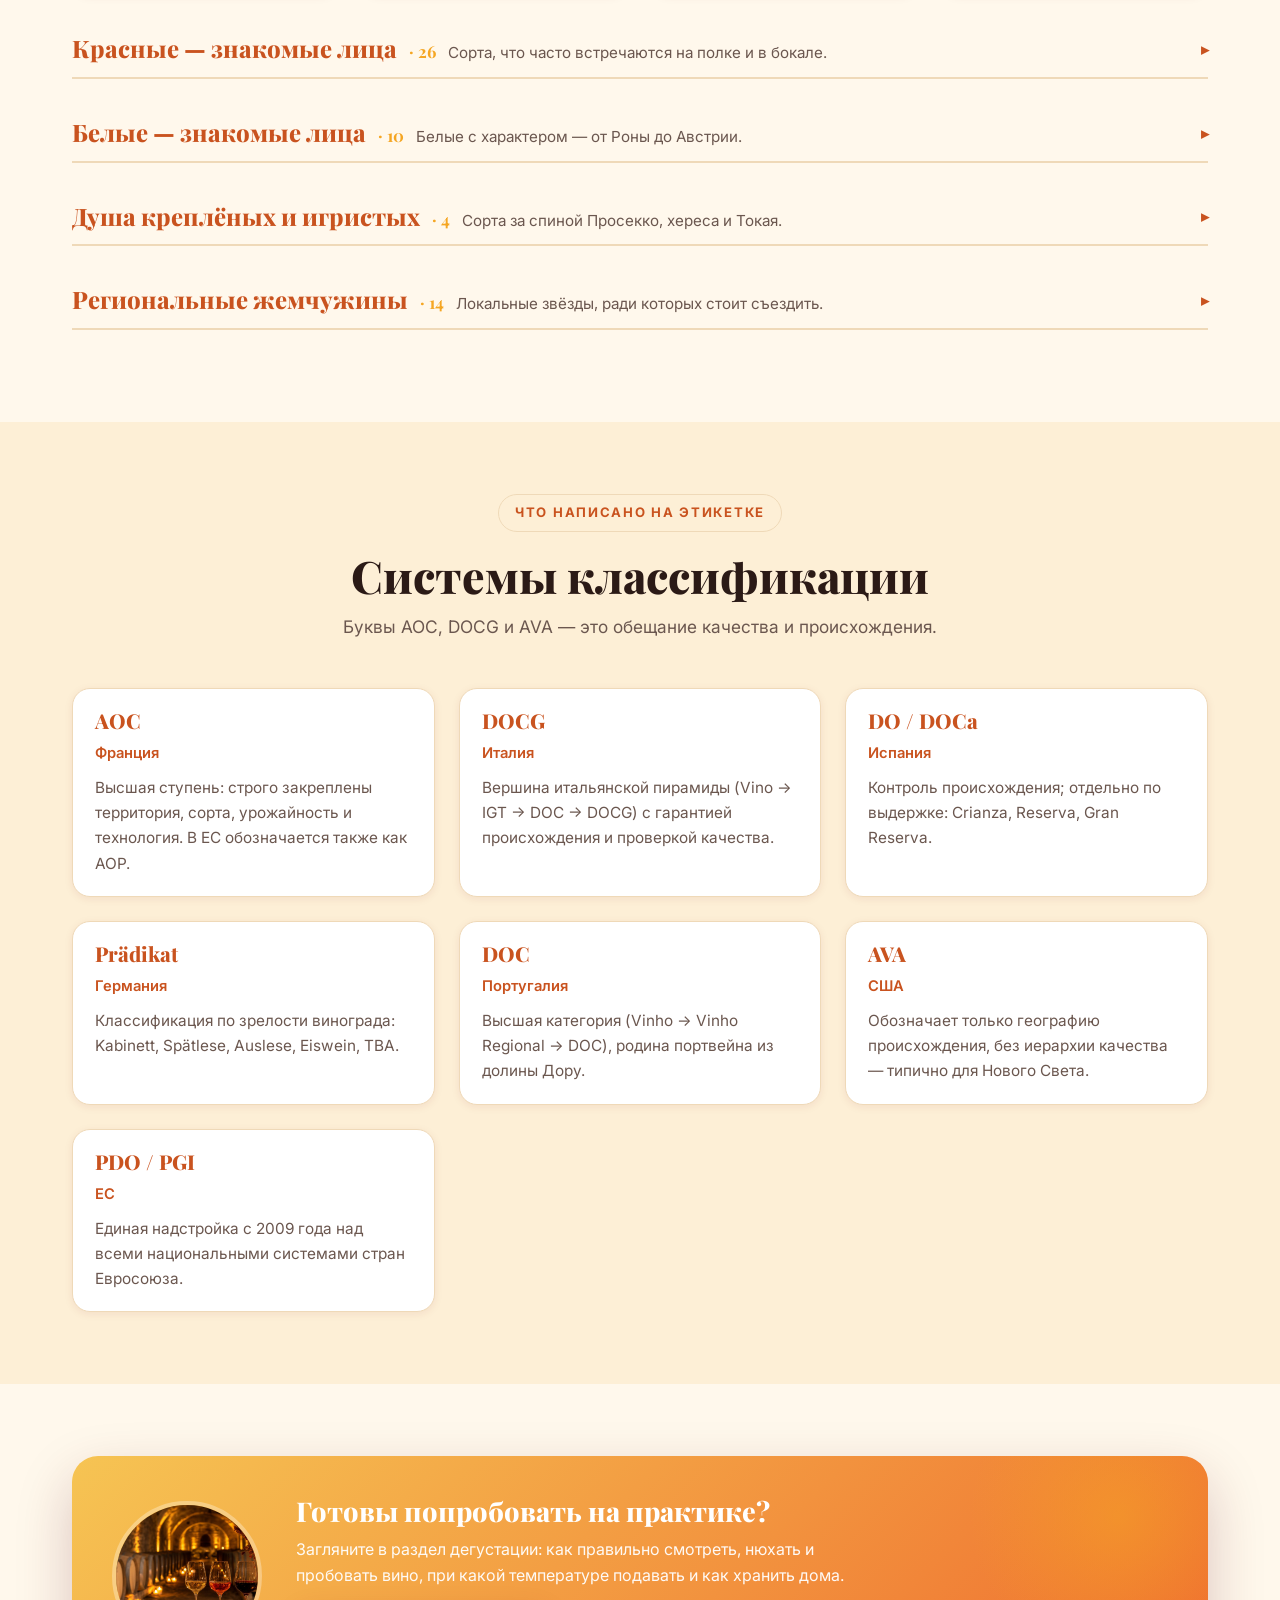
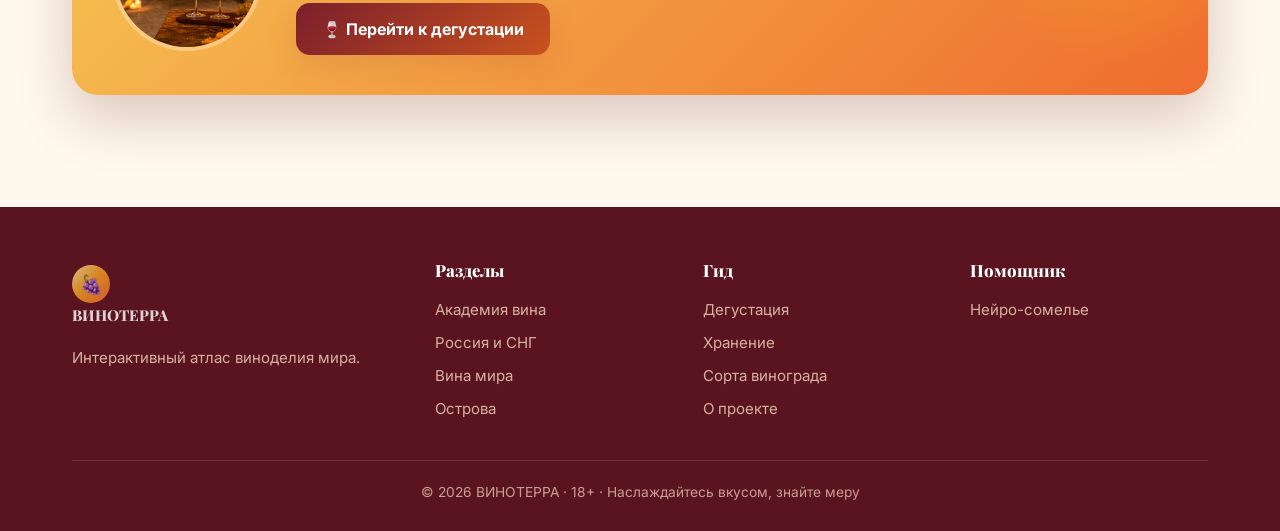
<file: frontend/academy.html>
<!DOCTYPE html>
<html lang="ru">
<head>
<meta charset="UTF-8">
<meta name="viewport" content="width=device-width, initial-scale=1">
<title>Академия вина — ВИНОТЕРРА</title>
<meta name="description" content="История вина, терруар, технология производства, сорта винограда и системы классификации — кратко и с интересными фактами.">
<link rel="preconnect" href="https://fonts.googleapis.com">
<link href="https://fonts.googleapis.com/css2?family=Playfair+Display:wght@600;700;800;900&family=Inter:wght@400;500;600;700&display=swap" rel="stylesheet">
<script>document.documentElement.classList.add("js");</script>
<link rel="stylesheet" href="assets/css/style.css">
</head>
<body>
<header class="nav">
  <nav class="nav-inner">
    <a href="index.html" class="brand"><span class="logo">🍇</span> ВИНОТЕРРА</a>
    <button class="burger" aria-label="Меню"><span></span><span></span><span></span></button>
    <div class="nav-links">
      <a href="index.html">Главная</a>
      <a href="academy.html" class="active">Академия вина</a>
      <a href="russia.html">Россия и СНГ</a>
      <a href="world.html">Мир</a>
      <a href="islands.html">Острова</a>
      <a href="tasting.html">Дегустация</a>
      <a href="about.html">О проекте</a>
    </div>
  </nav>
</header>

<section class="page-hero">
  <img class="hero-bg" src="assets/img/academy_hero.jpg" alt="Виноградная лоза">
  <div class="wrap">
    <div class="crumbs"><a href="index.html">Главная</a> / Академия вина</div>
    <h1>Академия вина</h1>
    <p>Всё самое важное о вине — кратко, наглядно и с фактами, которые хочется пересказать друзьям. От виноградной лозы до бокала.</p>
  </div>
</section>

<!-- навигация по разделу -->
<section class="section-sm tint">
  <div class="wrap filterbar" style="margin:0">
    <a class="filter-btn" href="#history">История</a>
    <a class="filter-btn" href="#terroir">Терруар</a>
    <a class="filter-btn" href="#production">Производство</a>
    <a class="filter-btn" href="#types">Виды вин</a>
    <a class="filter-btn" href="#grapes">Сорта винограда</a>
    <a class="filter-btn" href="#class">Классификация</a>
  </div>
</section>

<!-- История -->
<section class="section" id="history">
  <div class="wrap">
    <div class="sec-head reveal"><span class="eyebrow">8000 лет в одном бокале</span><h2>Хронология вина</h2><p>Ключевые вехи: от диких лоз Кавказа до вин в космосе.</p></div>
    <div class="timeline" id="timeline"></div>
  </div>
</section>

<!-- Терруар -->
<section class="section tint">
  <div class="wrap">
    <div class="sec-head reveal"><span class="eyebrow">Вкус места</span><h2>Что такое терруар</h2><p>Невидимая формула, по которой одна и та же лоза даёт разное вино в разных краях.</p></div>
    <div class="grid g3" id="terroir"></div>
  </div>
</section>

<!-- Производство -->
<section class="section" id="production">
  <div class="wrap">
    <div class="sec-head reveal"><span class="eyebrow">От лозы к бокалу</span><h2>Как делают вино</h2><p>Семь шагов, превращающих виноград в напиток.</p></div>
    <div class="steps" id="steps" style="max-width:820px;margin:0 auto"></div>
  </div>
</section>

<!-- Виды вин -->
<section class="section tint-wine" id="types">
  <div class="wrap">
    <div class="sec-head reveal"><span class="eyebrow">Палитра</span><h2>Основные виды вин</h2><p>Наведите на бокал, чтобы узнать характер.</p></div>
    <div class="wine-types" id="types-grid"></div>
  </div>
</section>

<!-- Сорта винограда -->
<section class="section" id="grapes">
  <div class="wrap">
    <div class="sec-head reveal"><span class="eyebrow">Герои бокала</span><h2>Сорта винограда</h2><p>Самые популярные и характерные сорта мира. Найдите свой.</p></div>
    <div class="searchbox"><span>🔎</span><input id="grape-search" placeholder="Поиск сорта, аромата или страны…"></div>
    <div class="filterbar" id="grape-filter">
      <button class="filter-btn active" data-gc="all">Все</button>
      <button class="filter-btn" data-gc="red">🍷 Красные</button>
      <button class="filter-btn" data-gc="white">🥂 Белые</button>
    </div>
    <div id="grapes-groups"></div>
    <div class="empty" id="grapes-empty">Ничего не найдено — попробуйте другой запрос.</div>
  </div>
</section>

<!-- Классификация -->
<section class="section tint" id="class">
  <div class="wrap">
    <div class="sec-head reveal"><span class="eyebrow">Что написано на этикетке</span><h2>Системы классификации</h2><p>Буквы AOC, DOCG и AVA — это обещание качества и происхождения.</p></div>
    <div class="grid g3" id="class-grid"></div>
  </div>
</section>

<!-- CTA дегустация -->
<section class="section">
  <div class="wrap">
    <div class="assistant-band reveal" style="background:var(--grad-warm)">
      <img src="assets/img/tasting_hero.jpg" alt="Дегустация">
      <div class="txt">
        <h3>Готовы попробовать на практике?</h3>
        <p>Загляните в раздел дегустации: как правильно смотреть, нюхать и пробовать вино, при какой температуре подавать и как хранить дома.</p>
        <a href="tasting.html" class="btn btn-wine mt-s">🍷 Перейти к дегустации</a>
      </div>
    </div>
  </div>
</section>

<footer class="footer">
  <div class="wrap">
    <div class="footer-grid">
      <div class="fcol"><a href="index.html" class="brand"><span class="logo">🍇</span> ВИНОТЕРРА</a><p style="margin-top:14px;opacity:.8;font-size:.94rem">Интерактивный атлас виноделия мира.</p></div>
      <div class="fcol"><h4>Разделы</h4><a href="academy.html">Академия вина</a><a href="russia.html">Россия и СНГ</a><a href="world.html">Вина мира</a><a href="islands.html">Острова</a></div>
      <div class="fcol"><h4>Гид</h4><a href="tasting.html">Дегустация</a><a href="tasting.html#storage">Хранение</a><a href="academy.html#grapes">Сорта винограда</a><a href="about.html">О проекте</a></div>
      <div class="fcol"><h4>Помощник</h4><a href="#" data-open-assistant>Нейро-сомелье</a></div>
    </div>
    <div class="footer-bottom">© 2026 ВИНОТЕРРА · 18+ · Наслаждайтесь вкусом, знайте меру</div>
  </div>
</footer>

<script src="data/wine-data.js"></script>
<script src="assets/js/api-config.js"></script>
<script src="assets/js/main.js"></script>
<script>
(function(){
  var A=(window.WINE&&WINE.academy)||{}, esc=VT.esc;
  // таймлайн
  (A.timeline||[]).forEach(function(t){
    var d=VT.el("div","tl-item reveal","<div class='yr'>"+esc(t.year)+"</div><h4>"+esc(t.title)+"</h4><p>"+esc(t.text)+"</p>");
    document.getElementById("timeline").appendChild(d);
  });
  // терруар
  var icons={sun:"☀️",mountain:"⛰️",droplet:"💧",leaf:"🍃",hand:"✋",thermometer:"🌡️"};
  (A.terroir||[]).forEach(function(t){
    var d=VT.el("div","card reveal");
    d.innerHTML="<div class='card-body'><div style='font-size:2.2rem'>"+(icons[t.icon]||"🍇")+"</div><h3>"+esc(t.title)+"</h3><p>"+esc(t.text)+"</p></div>";
    document.getElementById("terroir").appendChild(d);
  });
  // шаги
  (A.production||[]).forEach(function(s){
    var d=VT.el("div","step reveal","<div class='num'>"+esc(s.step)+"</div><div><h4>"+esc(s.title)+"</h4><p>"+esc(s.text)+"</p></div>");
    document.getElementById("steps").appendChild(d);
  });
  // виды вин (бокалы)
  (A.types||[]).forEach(function(t){
    var d=VT.el("div","wtype reveal");
    d.innerHTML="<div class='glass'><div class='bowl' style='--wc:"+esc(t.color)+"'></div><div class='stem'></div><div class='foot'></div></div><h4>"+esc(t.name)+"</h4><p>"+esc(t.text)+"</p>"+(t.examples?"<p style='margin-top:6px;color:var(--terracotta);font-weight:600'>"+esc(t.examples)+"</p>":"");
    document.getElementById("types-grid").appendChild(d);
  });
  // сорта — раскладка лентами по группам (классика открыта, остальное сворачивается)
  var root=document.getElementById("grapes-groups");
  var groups=(A.grapeGroups&&A.grapeGroups.length)?A.grapeGroups:[{id:"",title:"",note:""}];
  var alwaysOpen={"red-lead":1,"white-lead":1};
  var cnt={};(A.grapes||[]).forEach(function(g){cnt[g.group]=(cnt[g.group]||0)+1;});
  var bandOf={};
  groups.forEach(function(gr){
    var collapsible=!alwaysOpen[gr.id];
    var band=VT.el("div","grape-band reveal"+(collapsible?" collapsible collapsed":""));
    band.setAttribute("data-band",gr.id);
    band._collapsible=collapsible;band._userOpen=false;
    band.innerHTML="<div class='band-head'><h3 class='band-title'>"+esc(gr.title)+"</h3>"+
      (collapsible?"<span class='band-count'>· "+(cnt[gr.id]||0)+"</span>":"")+
      (gr.note?"<p class='band-note'>"+esc(gr.note)+"</p>":"")+
      (collapsible?"<span class='band-chevron' aria-hidden='true'>▾</span>":"")+"</div>";
    var grid=VT.el("div","grid g4 band-grid");
    band.appendChild(grid);
    root.appendChild(band);
    bandOf[gr.id]=grid;
    if(collapsible){band.querySelector(".band-head").addEventListener("click",function(){band._userOpen=!band._userOpen;applyG();});}
  });
  (A.grapes||[]).forEach(function(g){
    var isRed=(g.color||"").toLowerCase().indexOf("red")>-1||g.color==="красный";
    var d=VT.el("article","card reveal");
    d.setAttribute("data-gc",isRed?"red":"white");
    d.setAttribute("data-s",((g.name||"")+" "+(g.aroma||"")+" "+(g.origin||"")).toLowerCase());
    d.innerHTML="<div class='card-body'><div style='display:flex;align-items:center;gap:10px'><span style='width:16px;height:16px;border-radius:50%;background:"+(isRed?"var(--red)":"var(--white-wine)")+";border:1px solid var(--line);flex:none'></span><h3 style='font-size:1.15rem'>"+esc(g.name)+"</h3></div>"+
      "<p style='color:var(--terracotta);font-weight:600;font-size:.88rem'>🌍 "+esc(g.origin)+"</p>"+
      (g.aroma?"<p><b>Аромат:</b> "+esc(g.aroma)+"</p>":"")+
      (g.fact?"<p style='color:var(--ink-soft)'>💡 "+esc(g.fact)+"</p>":"")+"</div>";
    (bandOf[g.group]||bandOf[groups[0].id]||root).appendChild(d);
  });
  var gs=document.getElementById("grape-search"), ge=document.getElementById("grapes-empty"), gf="all";
  function applyG(){
    var q=gs.value.trim().toLowerCase(),n=0,exploring=(q!=="")||(gf!=="all");
    root.querySelectorAll(".grape-band").forEach(function(band){
      var vb=0;
      band.querySelectorAll(".card").forEach(function(c){
        var okF=gf==="all"||c.getAttribute("data-gc")===gf;
        var okQ=!q||c.getAttribute("data-s").indexOf(q)>-1;
        var v=okF&&okQ;c.style.display=v?"":"none";if(v){vb++;n++;}
      });
      band.style.display=vb?"":"none";
      if(band._collapsible){band.classList.toggle("collapsed",!(band._userOpen||exploring));}
    });
    ge.style.display=n?"none":"block";
  }
  gs.addEventListener("input",applyG);
  document.getElementById("grape-filter").querySelectorAll(".filter-btn").forEach(function(b){
    b.addEventListener("click",function(){
      document.getElementById("grape-filter").querySelectorAll(".filter-btn").forEach(function(x){x.classList.remove("active");});
      b.classList.add("active");gf=b.getAttribute("data-gc");applyG();
    });
  });
  applyG();
  // классификация
  (A.classification||[]).forEach(function(c){
    var d=VT.el("div","card reveal");
    d.innerHTML="<div class='card-body'><h3 style='color:var(--terracotta)'>"+esc(c.abbr)+"</h3><div class='tagline'>"+esc(c.country)+"</div><p>"+esc(c.text)+"</p></div>";
    document.getElementById("class-grid").appendChild(d);
  });
  VT.initReveal();
})();
</script>
</body>
</html>
</file>
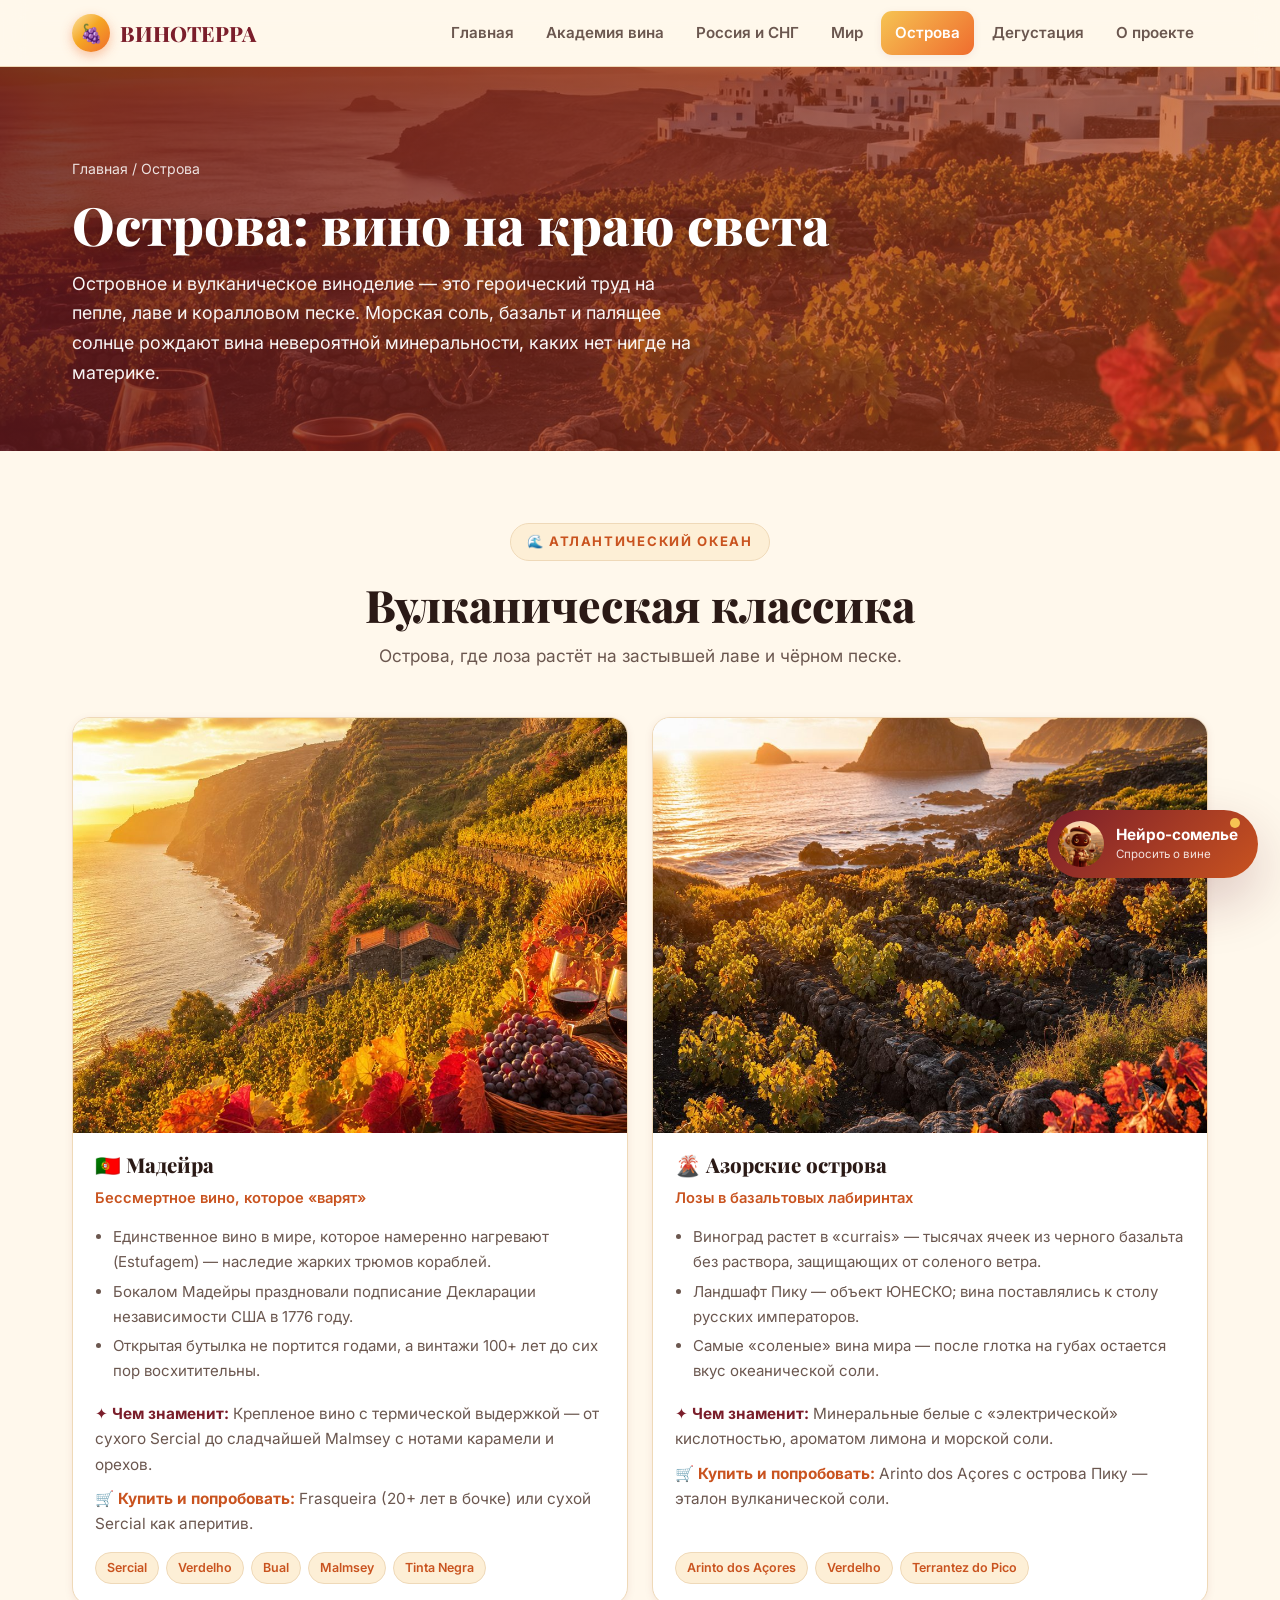
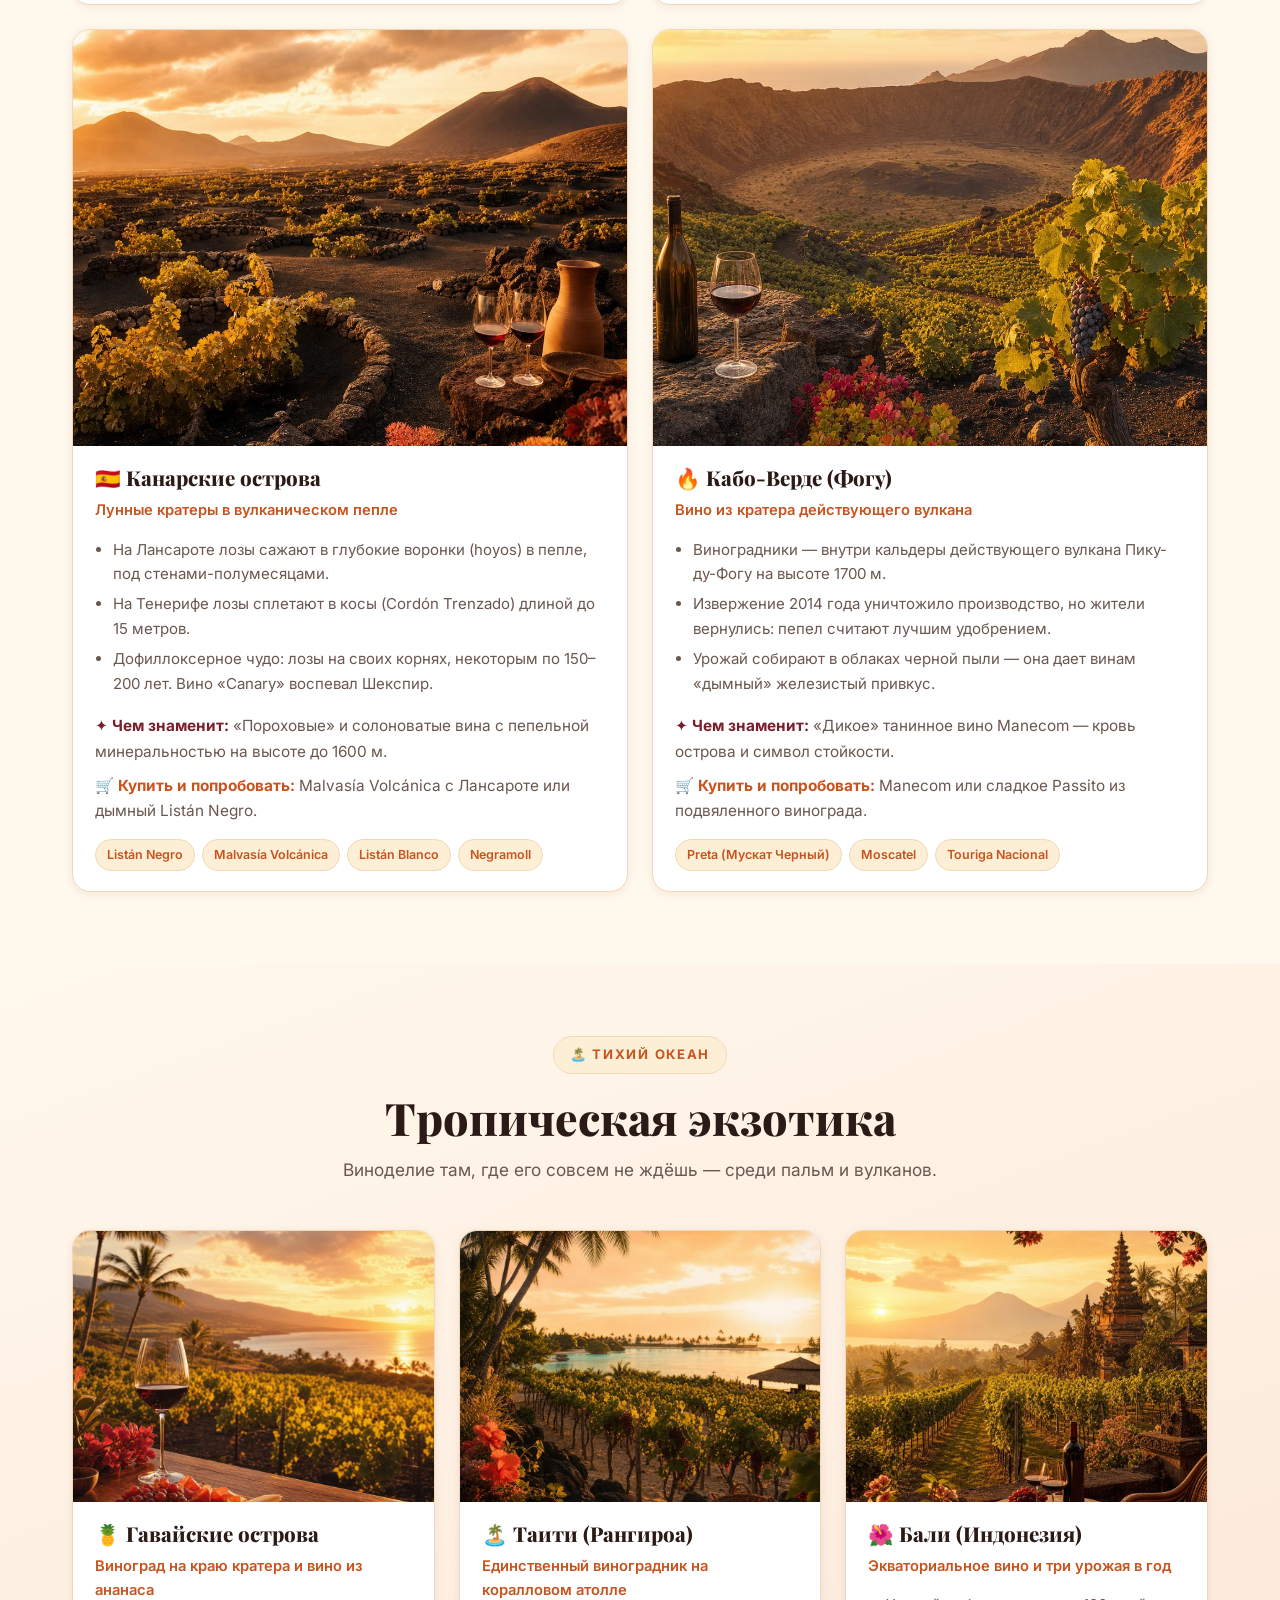
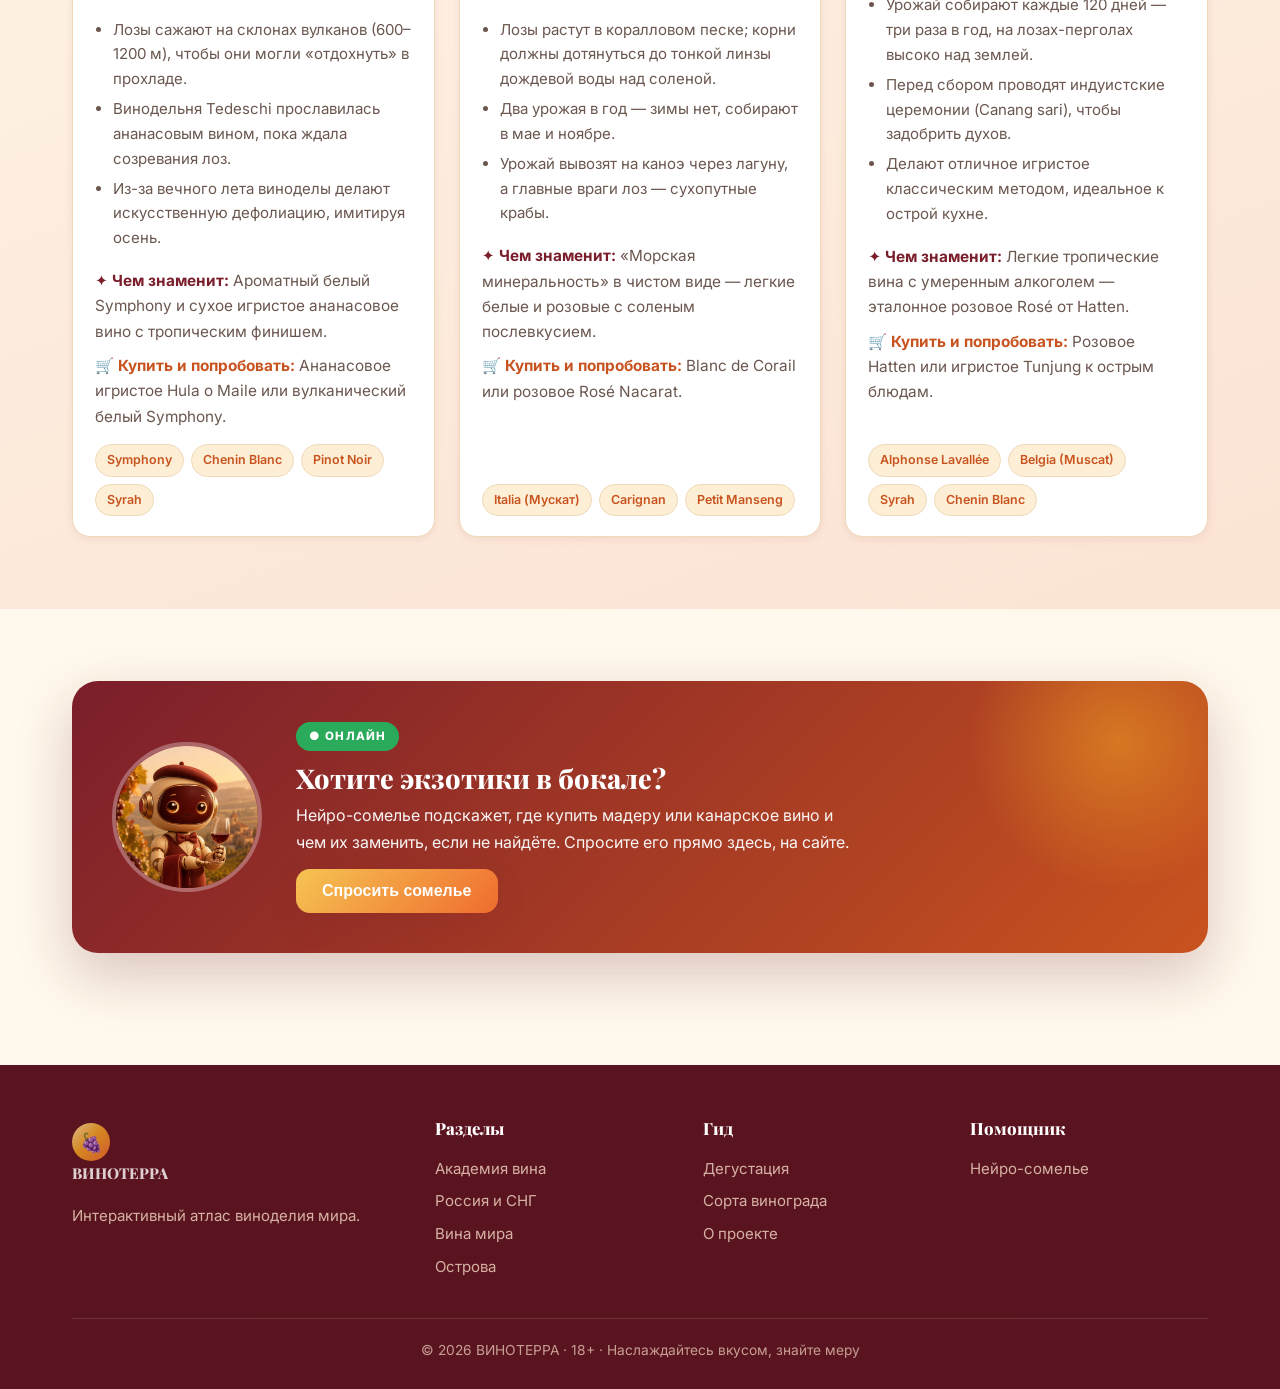
<file: frontend/islands.html>
<!DOCTYPE html>
<html lang="ru">
<head>
<meta charset="UTF-8">
<meta name="viewport" content="width=device-width, initial-scale=1">
<title>Островное виноделие — ВИНОТЕРРА</title>
<meta name="description" content="Вулканическое виноделие Атлантики и экзотика Тихого океана: Мадейра, Канары, Азоры, Гавайи и другие острова.">
<link rel="preconnect" href="https://fonts.googleapis.com">
<link href="https://fonts.googleapis.com/css2?family=Playfair+Display:wght@600;700;800;900&family=Inter:wght@400;500;600;700&display=swap" rel="stylesheet">
<script>document.documentElement.classList.add("js");</script>
<link rel="stylesheet" href="assets/css/style.css">
</head>
<body>
<header class="nav">
  <nav class="nav-inner">
    <a href="index.html" class="brand"><span class="logo">🍇</span> ВИНОТЕРРА</a>
    <button class="burger" aria-label="Меню"><span></span><span></span><span></span></button>
    <div class="nav-links">
      <a href="index.html">Главная</a>
      <a href="academy.html">Академия вина</a>
      <a href="russia.html">Россия и СНГ</a>
      <a href="world.html">Мир</a>
      <a href="islands.html" class="active">Острова</a>
      <a href="tasting.html">Дегустация</a>
      <a href="about.html">О проекте</a>
    </div>
  </nav>
</header>

<section class="page-hero">
  <img class="hero-bg" src="assets/img/islands_hero.jpg" alt="Вулканические виноградники острова">
  <div class="wrap">
    <div class="crumbs"><a href="index.html">Главная</a> / Острова</div>
    <h1>Острова: вино на краю света</h1>
    <p id="isl-intro">Вулканический пепел, океанский бриз и виноградники, которым нет аналогов. Самое экзотическое вино планеты рождается на островах.</p>
  </div>
</section>

<section class="section">
  <div class="wrap">
    <div class="sec-head reveal"><span class="eyebrow">🌊 Атлантический океан</span><h2>Вулканическая классика</h2><p>Острова, где лоза растёт на застывшей лаве и чёрном песке.</p></div>
    <div class="grid g2" id="atlantic-grid"></div>
  </div>
</section>

<section class="section tint-wine">
  <div class="wrap">
    <div class="sec-head reveal"><span class="eyebrow">🏝️ Тихий океан</span><h2>Тропическая экзотика</h2><p>Виноделие там, где его совсем не ждёшь — среди пальм и вулканов.</p></div>
    <div class="grid g3" id="pacific-grid"></div>
  </div>
</section>

<section class="section">
  <div class="wrap"><div class="assistant-band reveal">
    <img src="assets/img/assistant_bot.jpg" alt="Нейро-сомелье">
    <div class="txt"><span class="badge-live">● Онлайн</span><h3>Хотите экзотики в бокале?</h3><p>Нейро-сомелье подскажет, где купить мадеру или канарское вино и чем их заменить, если не найдёте. Спросите его прямо здесь, на сайте.</p><button class="btn btn-primary mt-s" data-open-assistant>Спросить сомелье</button></div>
  </div></div>
</section>

<footer class="footer">
  <div class="wrap">
    <div class="footer-grid">
      <div class="fcol"><a href="index.html" class="brand"><span class="logo">🍇</span> ВИНОТЕРРА</a><p style="margin-top:14px;opacity:.8;font-size:.94rem">Интерактивный атлас виноделия мира.</p></div>
      <div class="fcol"><h4>Разделы</h4><a href="academy.html">Академия вина</a><a href="russia.html">Россия и СНГ</a><a href="world.html">Вина мира</a><a href="islands.html">Острова</a></div>
      <div class="fcol"><h4>Гид</h4><a href="tasting.html">Дегустация</a><a href="academy.html#grapes">Сорта винограда</a><a href="about.html">О проекте</a></div>
      <div class="fcol"><h4>Помощник</h4><a href="#" data-open-assistant>Нейро-сомелье</a></div>
    </div>
    <div class="footer-bottom">© 2026 ВИНОТЕРРА · 18+ · Наслаждайтесь вкусом, знайте меру</div>
  </div>
</footer>

<script src="data/wine-data.js"></script>
<script src="assets/js/api-config.js"></script>
<script src="assets/js/main.js"></script>
<script>
(function(){
  var I=(window.WINE&&WINE.islands)||{};
  if(I.intro) document.getElementById("isl-intro").textContent=I.intro;
  VT.renderGrid({host:"atlantic-grid",items:I.atlantic||[],imgBase:"assets/img/i_"});
  VT.renderGrid({host:"pacific-grid",items:I.pacific||[],imgBase:"assets/img/i_"});
  VT.initReveal();
})();
</script>
</body>
</html>
</file>
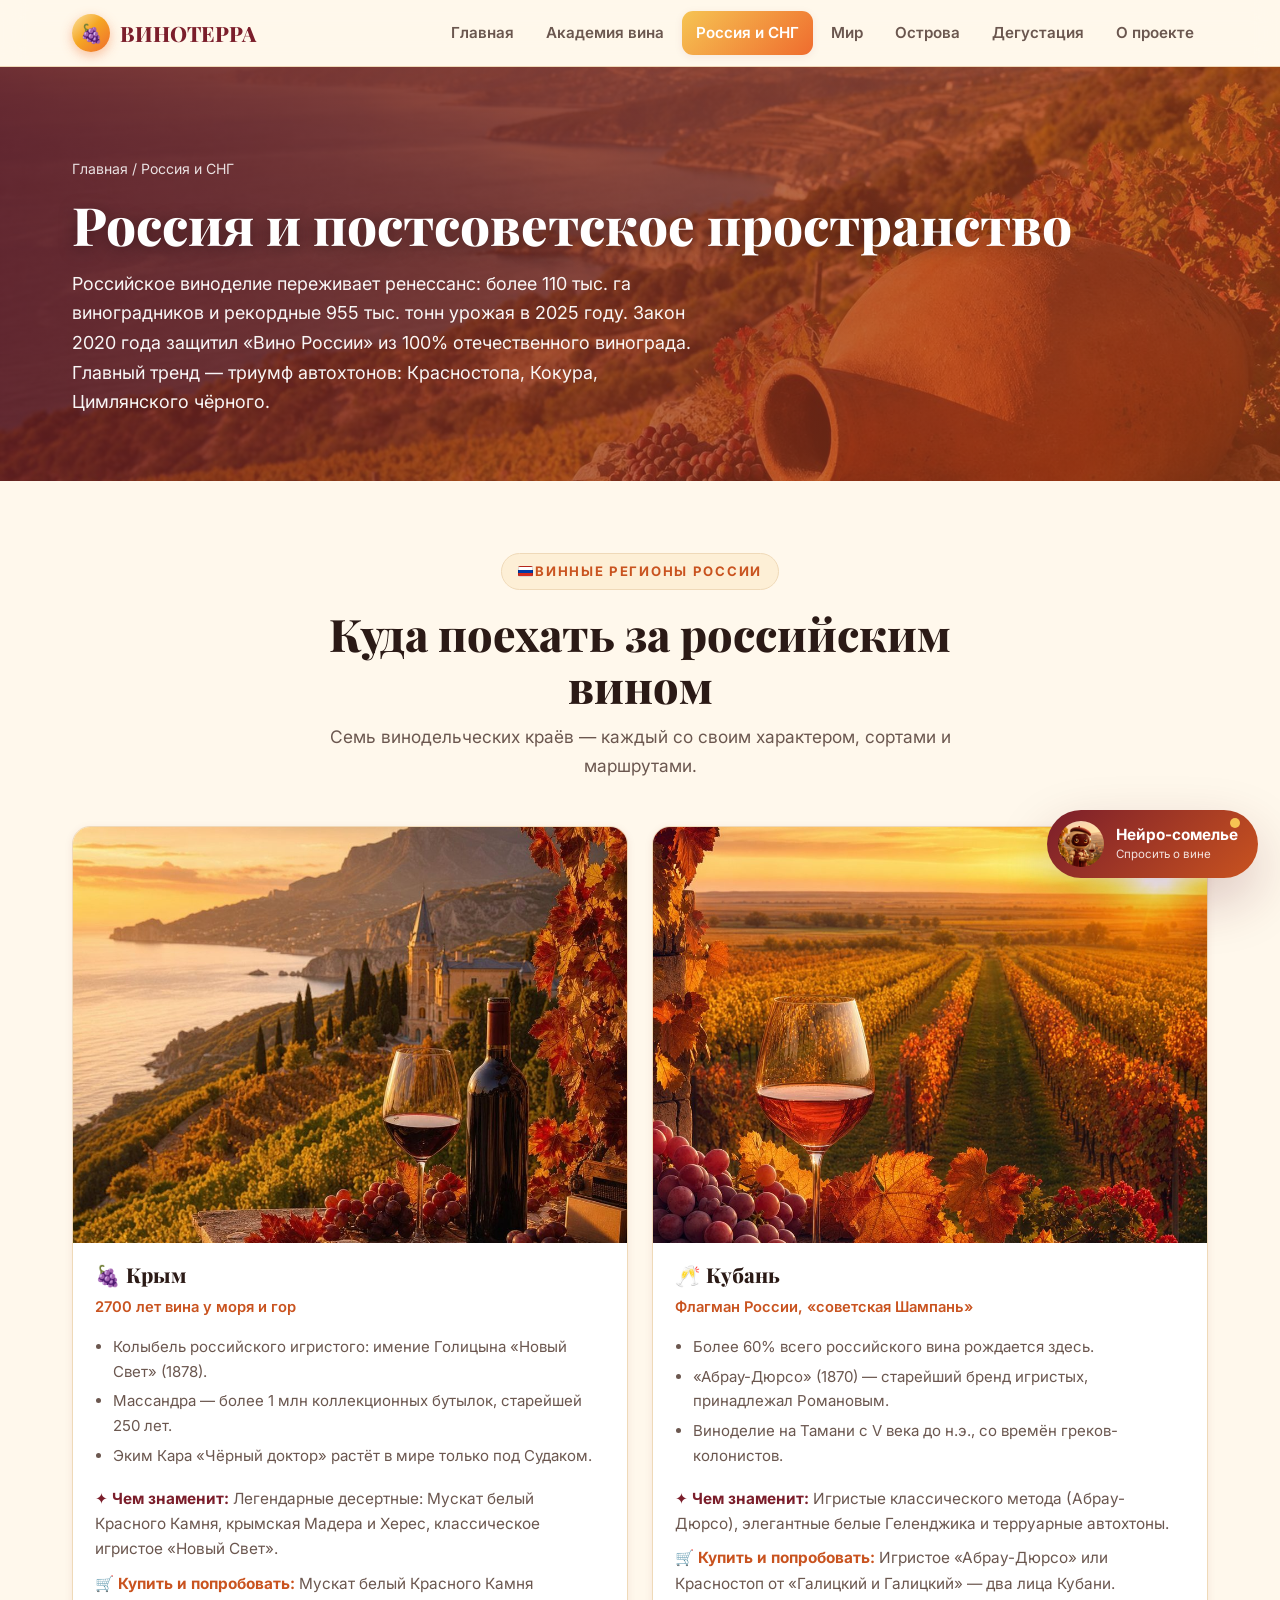
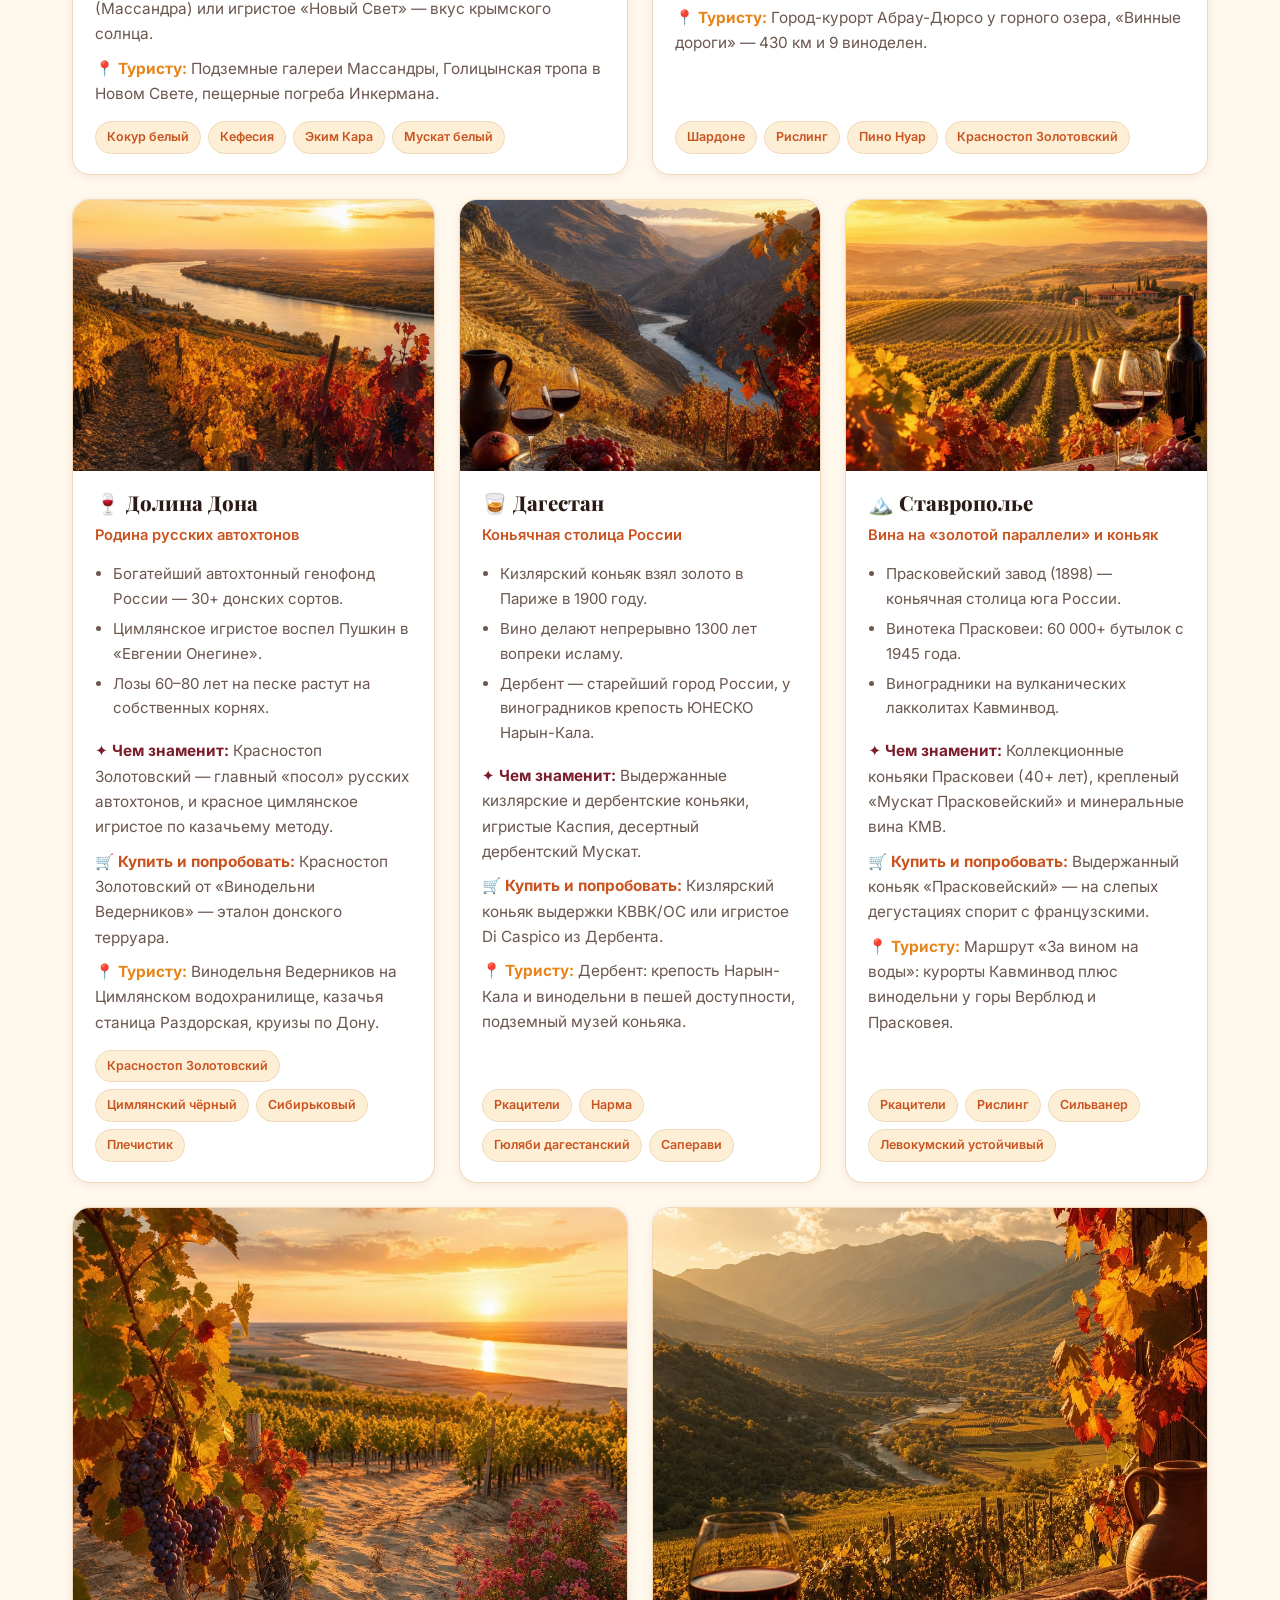
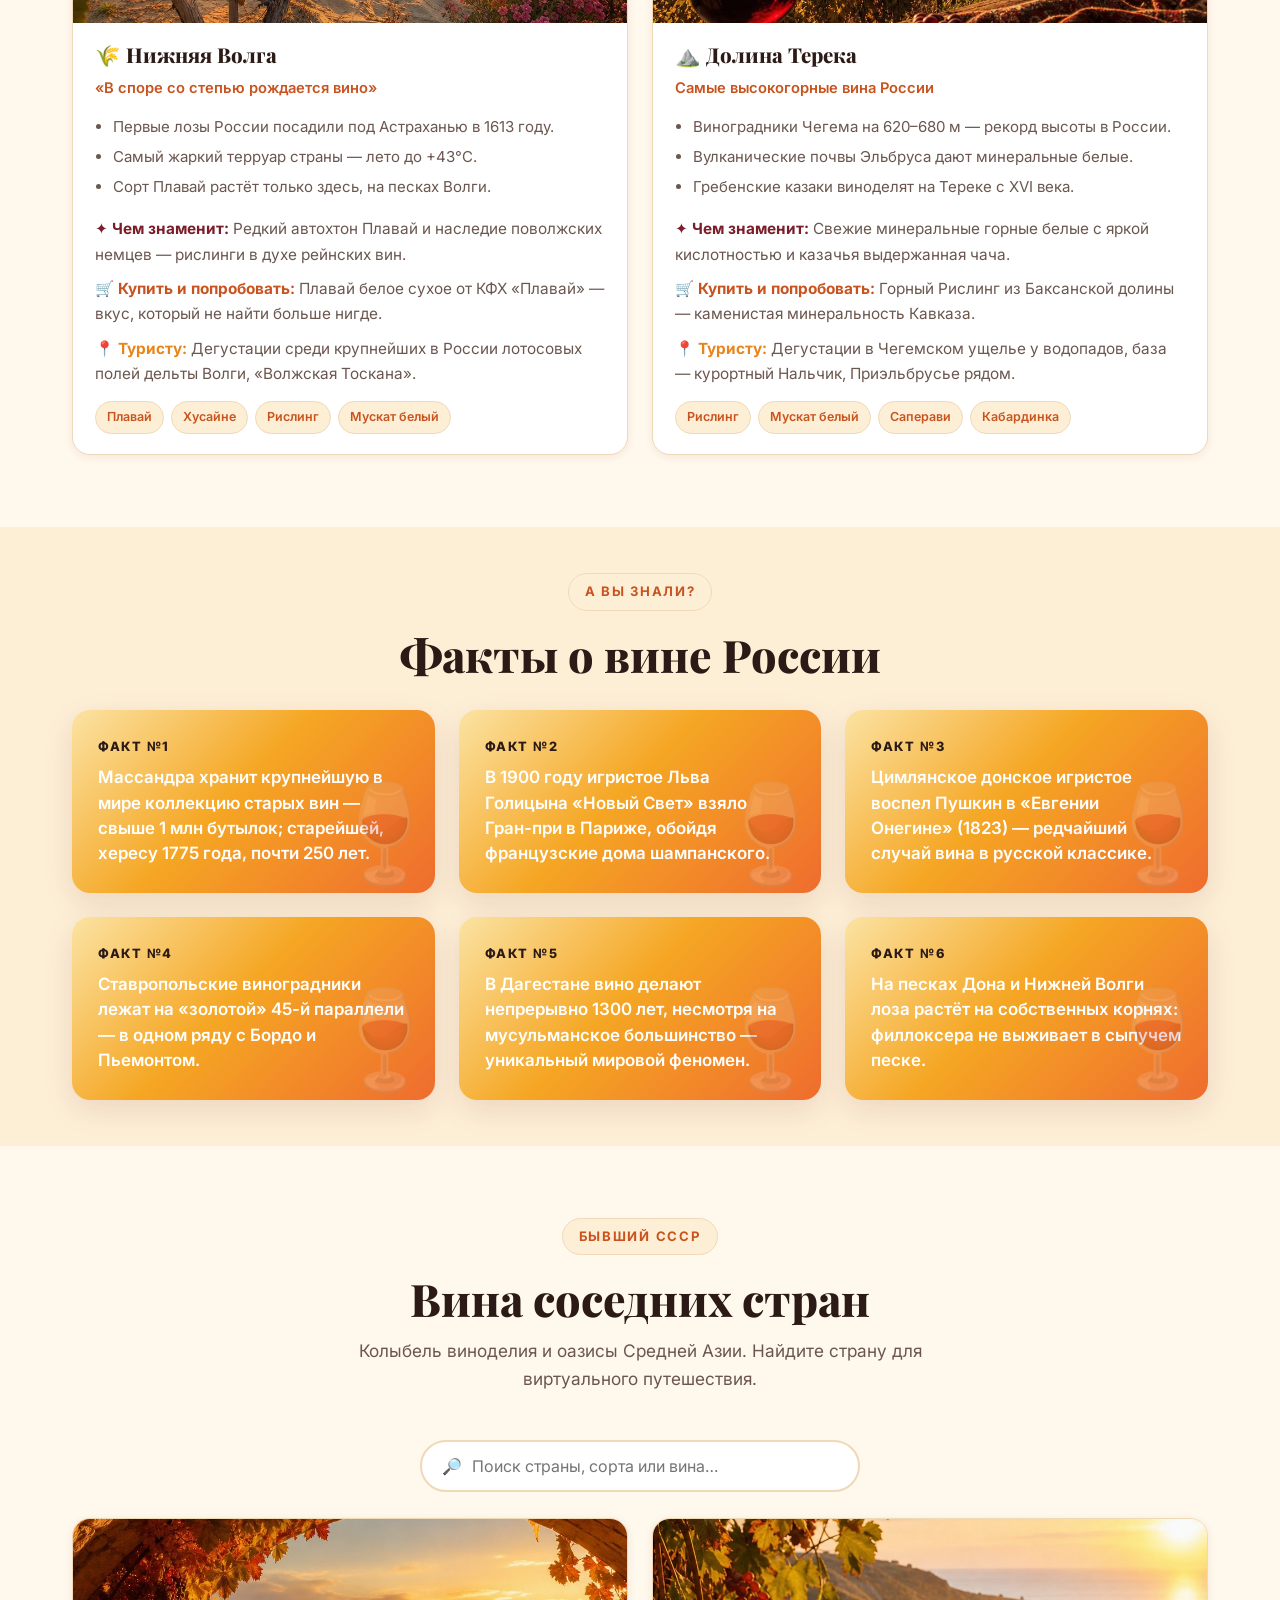
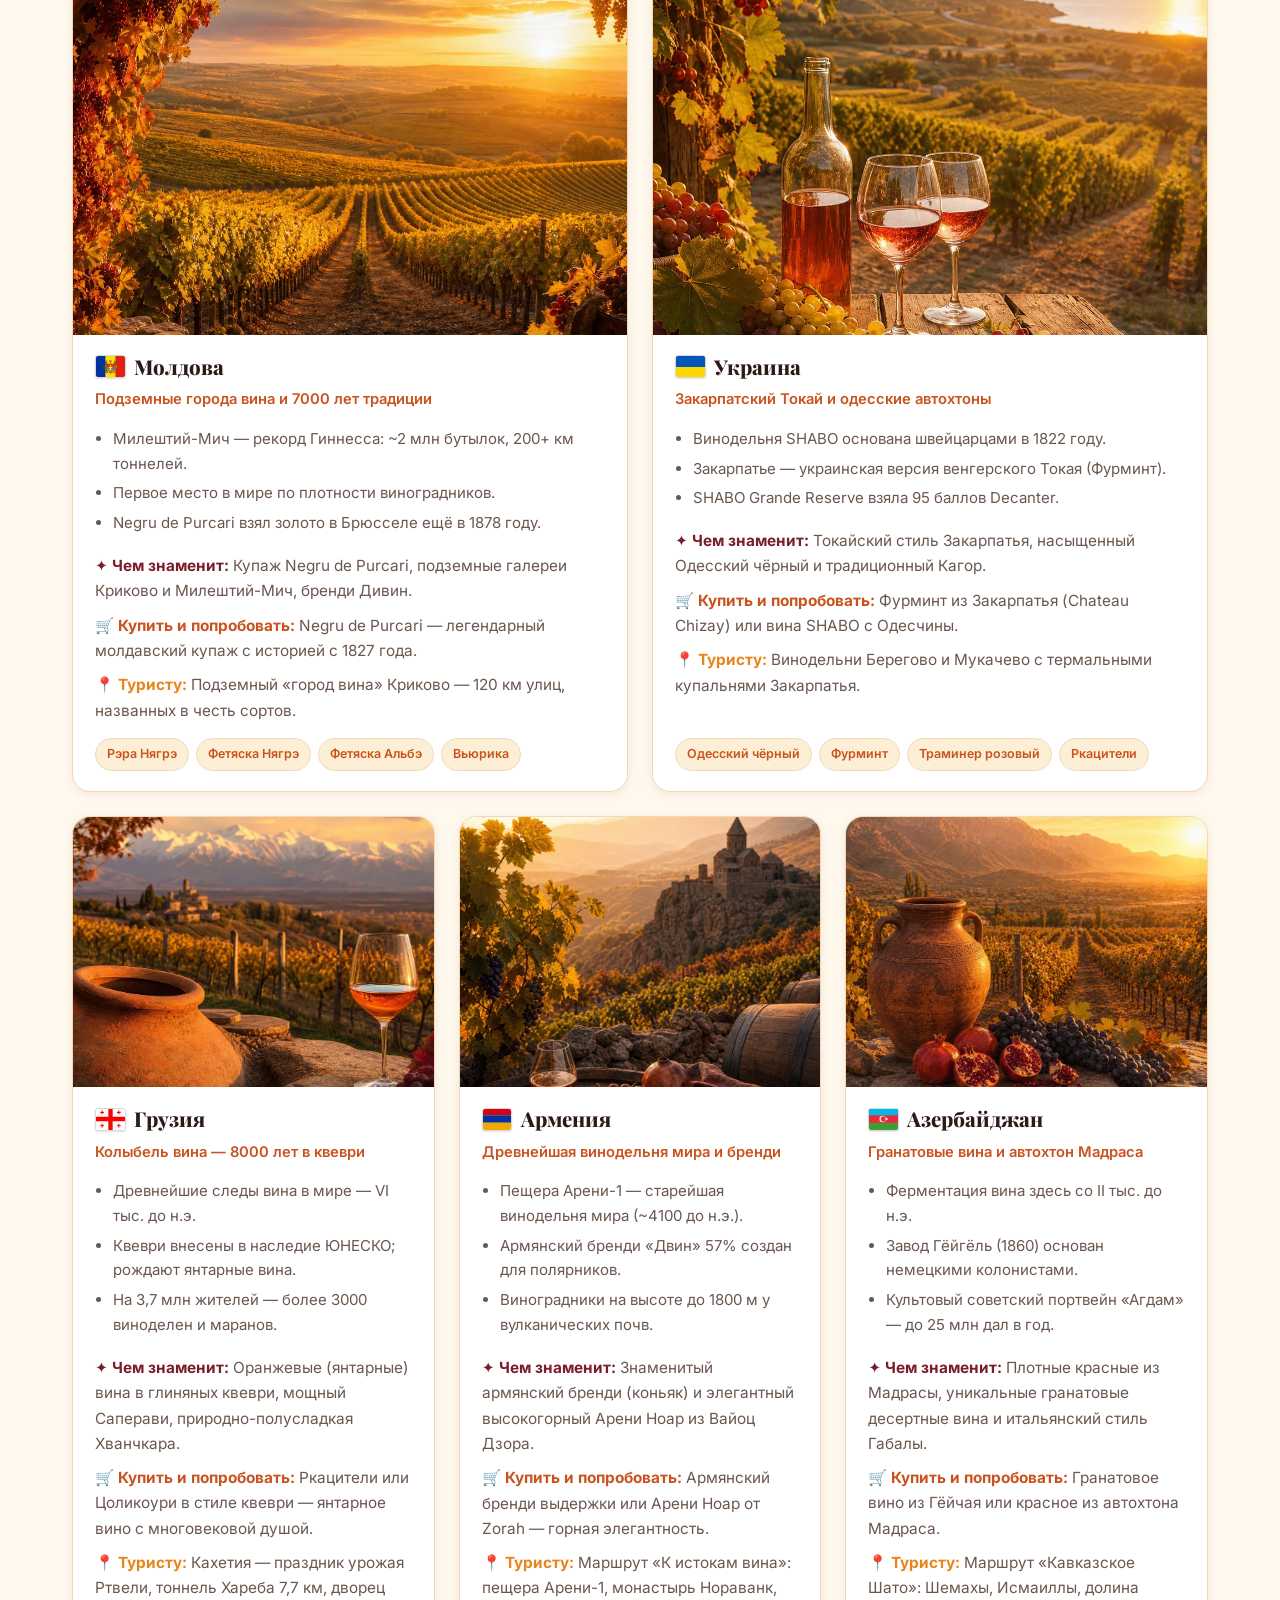
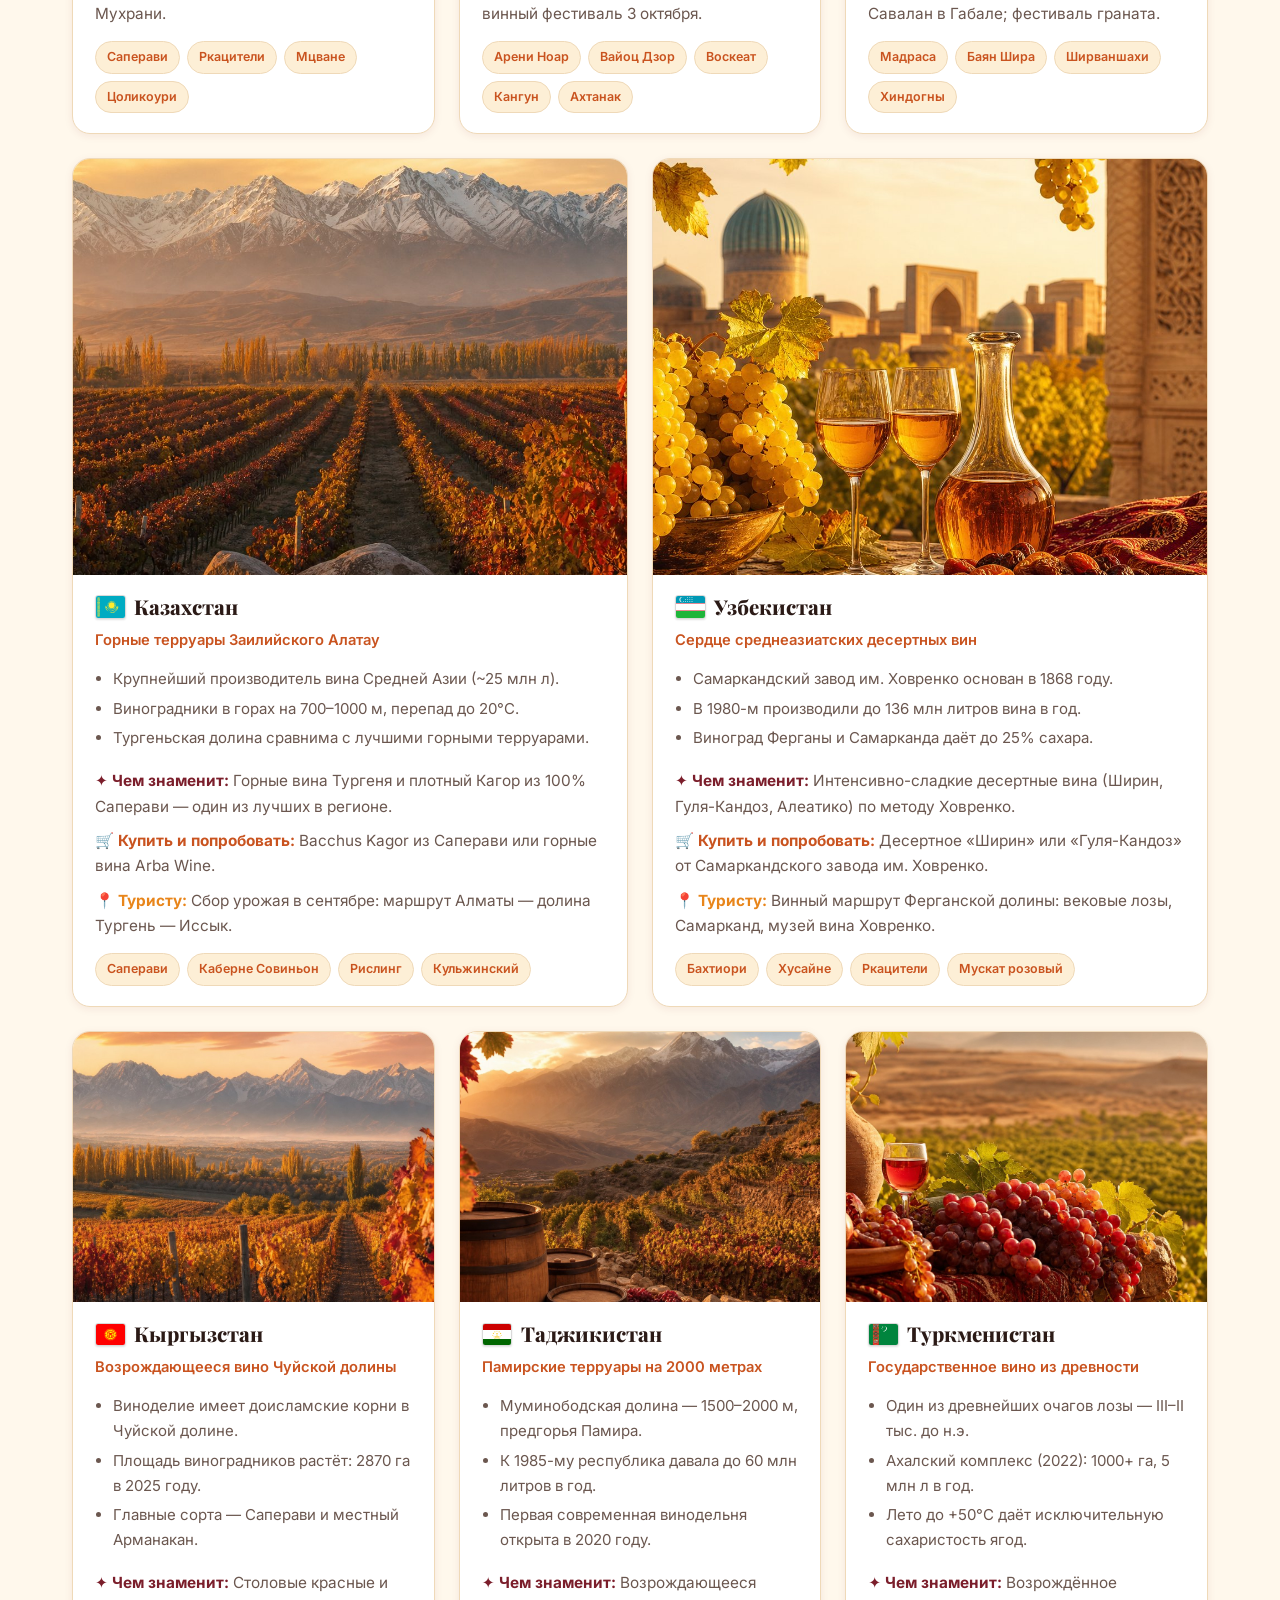
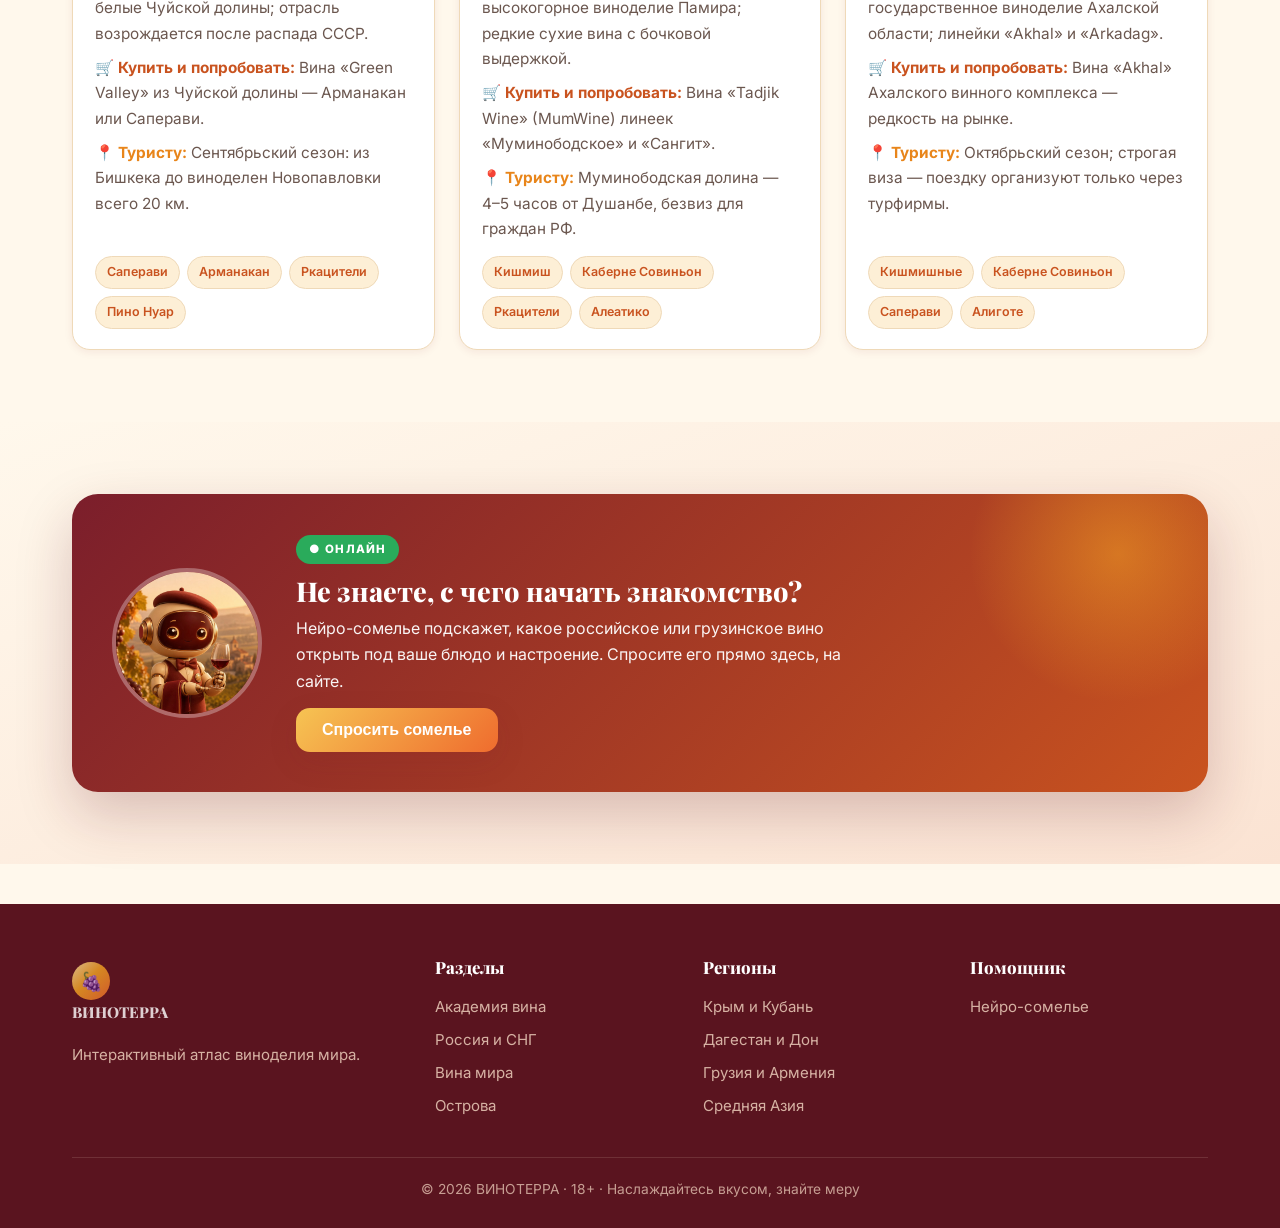
<file: frontend/russia.html>
<!DOCTYPE html>
<html lang="ru">
<head>
<meta charset="UTF-8">
<meta name="viewport" content="width=device-width, initial-scale=1">
<title>Россия и СНГ — ВИНОТЕРРА</title>
<meta name="description" content="Винодельческие регионы России — Крым, Кубань, Дагестан, Дон — и вина стран бывшего СССР: Грузия, Армения, Молдова, Средняя Азия.">
<link rel="preconnect" href="https://fonts.googleapis.com">
<link href="https://fonts.googleapis.com/css2?family=Playfair+Display:wght@600;700;800;900&family=Inter:wght@400;500;600;700&display=swap" rel="stylesheet">
<script>document.documentElement.classList.add("js");</script>
<link rel="stylesheet" href="assets/css/style.css">
</head>
<body>
<header class="nav">
  <nav class="nav-inner">
    <a href="index.html" class="brand"><span class="logo">🍇</span> ВИНОТЕРРА</a>
    <button class="burger" aria-label="Меню"><span></span><span></span><span></span></button>
    <div class="nav-links">
      <a href="index.html">Главная</a>
      <a href="academy.html">Академия вина</a>
      <a href="russia.html" class="active">Россия и СНГ</a>
      <a href="world.html">Мир</a>
      <a href="islands.html">Острова</a>
      <a href="tasting.html">Дегустация</a>
      <a href="about.html">О проекте</a>
    </div>
  </nav>
</header>

<section class="page-hero">
  <img class="hero-bg" src="assets/img/russia_hero.jpg" alt="Виноградники Кавказа и Крыма">
  <div class="wrap">
    <div class="crumbs"><a href="index.html">Главная</a> / Россия и СНГ</div>
    <h1>Россия и постсоветское пространство</h1>
    <p id="ru-intro">Виноделие России переживает возрождение, а соседние страны хранят древнейшие традиции — от грузинских квеври до армянского коньяка.</p>
  </div>
</section>

<!-- Регионы России -->
<section class="section" id="regions">
  <div class="wrap">
    <div class="sec-head reveal"><span class="eyebrow"><span class="flag-ru"></span>Винные регионы России</span><h2>Куда поехать за российским вином</h2><p>Семь винодельческих краёв — каждый со своим характером, сортами и маршрутами.</p></div>
    <div class="grid g2" id="regions-grid-1"></div>
    <div class="grid g3" id="regions-grid-2" style="margin-top:24px"></div>
    <div class="grid g2" id="regions-grid-3" style="margin-top:24px"></div>
  </div>
</section>

<!-- Факты России -->
<section class="section-sm tint">
  <div class="wrap">
    <div class="sec-head reveal" style="margin-bottom:30px"><span class="eyebrow">А вы знали?</span><h2>Факты о вине России</h2></div>
    <div class="grid g3" id="ru-facts"></div>
  </div>
</section>

<!-- Страны СНГ -->
<section class="section" id="countries">
  <div class="wrap">
    <div class="sec-head reveal"><span class="eyebrow">Бывший СССР</span><h2>Вина соседних стран</h2><p>Колыбель виноделия и оазисы Средней Азии. Найдите страну для виртуального путешествия.</p></div>
    <div class="searchbox"><span>🔎</span><input id="c-search" placeholder="Поиск страны, сорта или вина…"></div>
    <div class="grid g2" id="countries-grid-1"></div>
    <div class="grid g3" id="countries-grid-2" style="margin-top:24px"></div>
    <div class="grid g2" id="countries-grid-3" style="margin-top:24px"></div>
    <div class="grid g3" id="countries-grid-4" style="margin-top:24px"></div>
    <div class="empty" id="countries-empty">Ничего не найдено.</div>
  </div>
</section>

<section class="section tint-wine">
  <div class="wrap"><div class="assistant-band reveal">
    <img src="assets/img/assistant_bot.jpg" alt="Нейро-сомелье">
    <div class="txt"><span class="badge-live">● Онлайн</span><h3>Не знаете, с чего начать знакомство?</h3><p>Нейро-сомелье подскажет, какое российское или грузинское вино открыть под ваше блюдо и настроение. Спросите его прямо здесь, на сайте.</p><button class="btn btn-primary mt-s" data-open-assistant>Спросить сомелье</button></div>
  </div></div>
</section>

<footer class="footer">
  <div class="wrap">
    <div class="footer-grid">
      <div class="fcol"><a href="index.html" class="brand"><span class="logo">🍇</span> ВИНОТЕРРА</a><p style="margin-top:14px;opacity:.8;font-size:.94rem">Интерактивный атлас виноделия мира.</p></div>
      <div class="fcol"><h4>Разделы</h4><a href="academy.html">Академия вина</a><a href="russia.html">Россия и СНГ</a><a href="world.html">Вина мира</a><a href="islands.html">Острова</a></div>
      <div class="fcol"><h4>Регионы</h4><a href="#regions">Крым и Кубань</a><a href="#regions">Дагестан и Дон</a><a href="#countries">Грузия и Армения</a><a href="#countries">Средняя Азия</a></div>
      <div class="fcol"><h4>Помощник</h4><a href="#" data-open-assistant>Нейро-сомелье</a></div>
    </div>
    <div class="footer-bottom">© 2026 ВИНОТЕРРА · 18+ · Наслаждайтесь вкусом, знайте меру</div>
  </div>
</footer>

<script src="data/wine-data.js"></script>
<script src="assets/js/api-config.js"></script>
<script src="assets/js/main.js"></script>
<script>
(function(){
  var R=(window.WINE&&WINE.russia)||{};
  if(R.russia_intro) document.getElementById("ru-intro").textContent=R.russia_intro;
  // регионы: раскладка рядами 2 + 3 + 2 по значимости (картинки r_<id>.jpg)
  var regs=R.russia_regions||[];
  function regById(ids){return ids.map(function(id){return regs.filter(function(r){return r.id===id;})[0];}).filter(Boolean);}
  VT.renderGrid({host:"regions-grid-1",items:regById(["krym","kuban"]),imgBase:"assets/img/r_"});
  VT.renderGrid({host:"regions-grid-2",items:regById(["dolina_dona","dagestan","stavropole"]),imgBase:"assets/img/r_"});
  VT.renderGrid({host:"regions-grid-3",items:regById(["nizhnyaya_volga","dolina_tereka"]),imgBase:"assets/img/r_"});
  // факты
  (R.russia_facts||[]).forEach(function(t,i){
    var d=VT.el("div","fact reveal","<div class='k'>Факт №"+(i+1)+"</div><div class='v'>"+VT.esc(t)+"</div>");
    document.getElementById("ru-facts").appendChild(d);
  });
  // страны СНГ: раскладка 2 + 3 + 2 + 3 (Закавказье и Средняя Азия сгруппированы; картинки cis_<id>.jpg)
  var cs=R.countries||[];
  function cisById(ids){return ids.map(function(id){return cs.filter(function(c){return c.id===id;})[0];}).filter(Boolean);}
  VT.renderGrid({host:"countries-grid-1",items:cisById(["moldova","ukraine"]),imgBase:"assets/img/cis_",flagBase:"assets/img/flags/"});
  VT.renderGrid({host:"countries-grid-2",items:cisById(["georgia","armenia","azerbaijan"]),imgBase:"assets/img/cis_",flagBase:"assets/img/flags/"});
  VT.renderGrid({host:"countries-grid-3",items:cisById(["kazakhstan","uzbekistan"]),imgBase:"assets/img/cis_",flagBase:"assets/img/flags/"});
  VT.renderGrid({host:"countries-grid-4",items:cisById(["kyrgyzstan","tajikistan","turkmenistan"]),imgBase:"assets/img/cis_",flagBase:"assets/img/flags/"});
  // поиск по всем рядам СНГ сразу + скрытие опустевших рядов
  var cGrids=[1,2,3,4].map(function(n){return document.getElementById("countries-grid-"+n);});
  var cSearch=document.getElementById("c-search"), cEmpty=document.getElementById("countries-empty");
  function cApply(){
    var q=cSearch.value.trim().toLowerCase(), shown=0;
    cGrids.forEach(function(g){
      var vis=0;
      g.querySelectorAll(".card").forEach(function(c){
        var ok=!q||c.getAttribute("data-search").indexOf(q)>-1;
        c.style.display=ok?"":"none"; if(ok){vis++;shown++;}
      });
      g.style.display=vis?"":"none";
    });
    cEmpty.style.display=shown?"none":"block";
  }
  cSearch.addEventListener("input",cApply);
  VT.initReveal();
})();
</script>
</body>
</html>
</file>
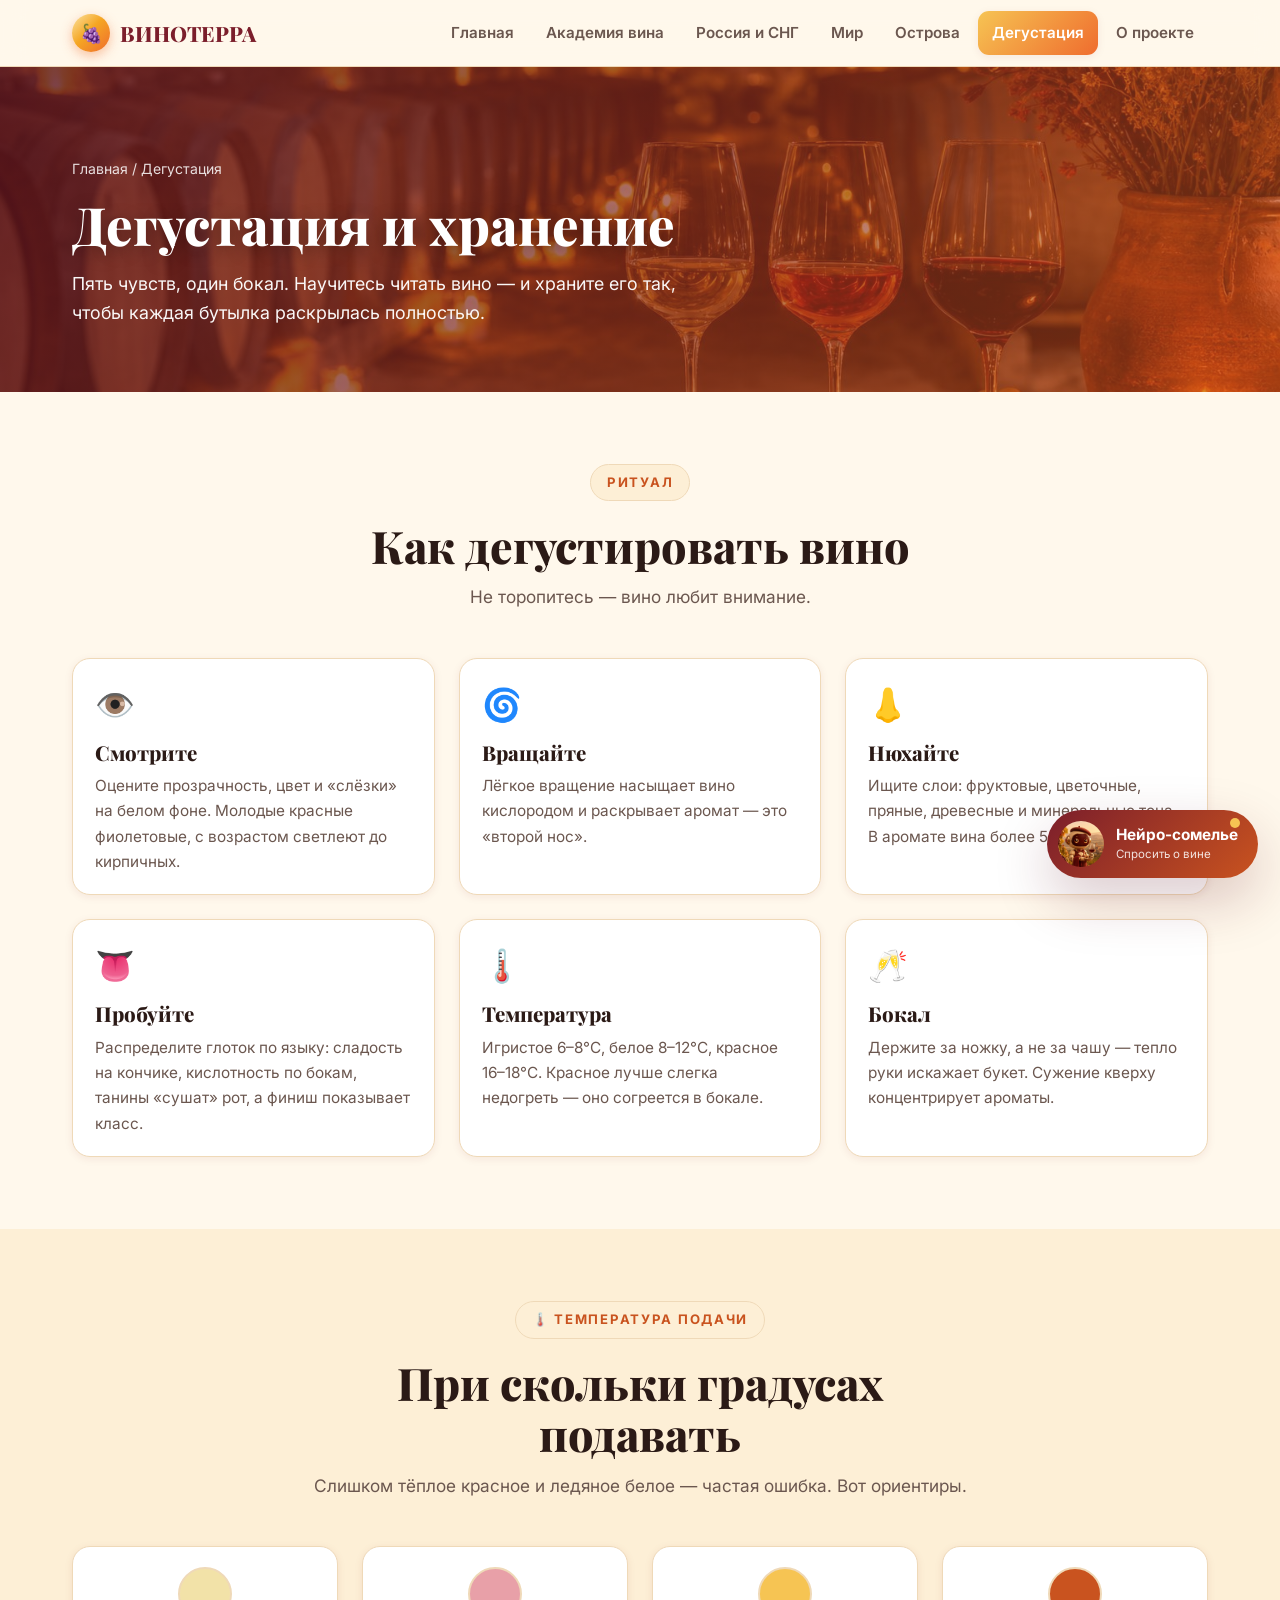
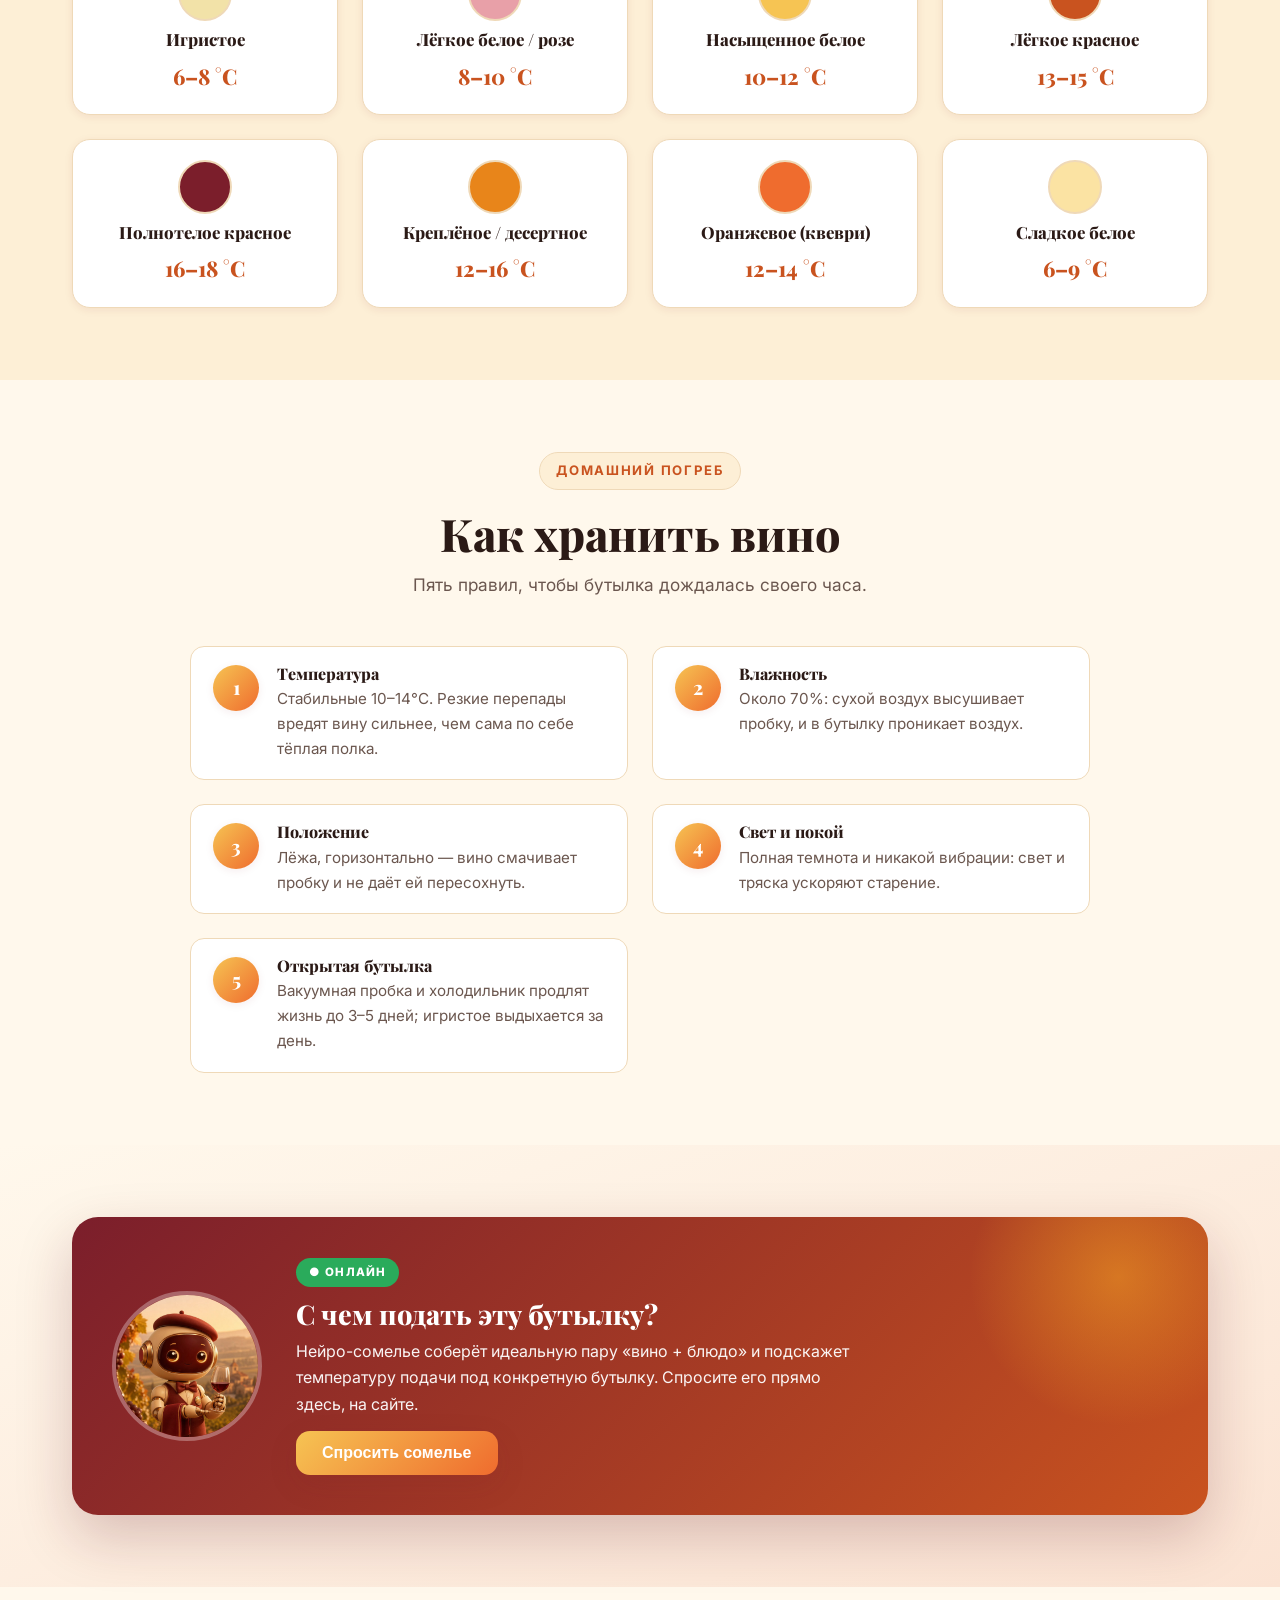
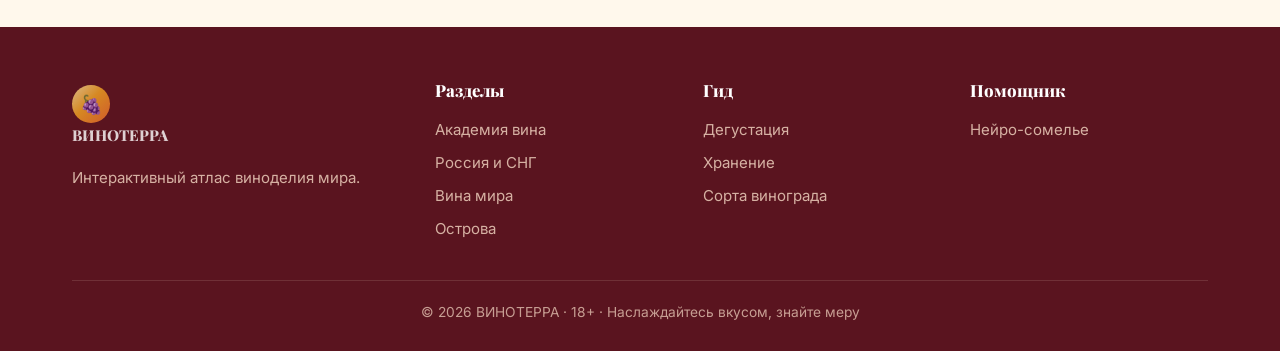
<file: frontend/tasting.html>
<!DOCTYPE html>
<html lang="ru">
<head>
<meta charset="UTF-8">
<meta name="viewport" content="width=device-width, initial-scale=1">
<title>Дегустация и хранение — ВИНОТЕРРА</title>
<meta name="description" content="Как правильно дегустировать вино, при какой температуре подавать и как хранить дома. Практические советы.">
<link rel="preconnect" href="https://fonts.googleapis.com">
<link href="https://fonts.googleapis.com/css2?family=Playfair+Display:wght@600;700;800;900&family=Inter:wght@400;500;600;700&display=swap" rel="stylesheet">
<script>document.documentElement.classList.add("js");</script>
<link rel="stylesheet" href="assets/css/style.css">
</head>
<body>
<header class="nav">
  <nav class="nav-inner">
    <a href="index.html" class="brand"><span class="logo">🍇</span> ВИНОТЕРРА</a>
    <button class="burger" aria-label="Меню"><span></span><span></span><span></span></button>
    <div class="nav-links">
      <a href="index.html">Главная</a>
      <a href="academy.html">Академия вина</a>
      <a href="russia.html">Россия и СНГ</a>
      <a href="world.html">Мир</a>
      <a href="islands.html">Острова</a>
      <a href="tasting.html" class="active">Дегустация</a>
      <a href="about.html">О проекте</a>
    </div>
  </nav>
</header>

<section class="page-hero">
  <img class="hero-bg" src="assets/img/tasting_hero.jpg" alt="Дегустация вина в погребе">
  <div class="wrap">
    <div class="crumbs"><a href="index.html">Главная</a> / Дегустация</div>
    <h1>Дегустация и хранение</h1>
    <p>Пять чувств, один бокал. Научитесь читать вино — и храните его так, чтобы каждая бутылка раскрылась полностью.</p>
  </div>
</section>

<!-- Шаги дегустации -->
<section class="section" id="taste">
  <div class="wrap">
    <div class="sec-head reveal"><span class="eyebrow">Ритуал</span><h2>Как дегустировать вино</h2><p>Не торопитесь — вино любит внимание.</p></div>
    <div class="grid g3" id="tasting-grid"></div>
  </div>
</section>

<!-- Температурный гид -->
<section class="section tint">
  <div class="wrap">
    <div class="sec-head reveal"><span class="eyebrow">🌡️ Температура подачи</span><h2>При скольки градусах подавать</h2><p>Слишком тёплое красное и ледяное белое — частая ошибка. Вот ориентиры.</p></div>
    <div class="grid g4" id="temp-grid"></div>
  </div>
</section>

<!-- Хранение -->
<section class="section" id="storage">
  <div class="wrap">
    <div class="sec-head reveal"><span class="eyebrow">Домашний погреб</span><h2>Как хранить вино</h2><p>Пять правил, чтобы бутылка дождалась своего часа.</p></div>
    <div class="grid g2" id="storage-grid" style="max-width:900px;margin:0 auto"></div>
  </div>
</section>

<section class="section tint-wine">
  <div class="wrap"><div class="assistant-band reveal">
    <img src="assets/img/assistant_bot.jpg" alt="Нейро-сомелье">
    <div class="txt"><span class="badge-live">● Онлайн</span><h3>С чем подать эту бутылку?</h3><p>Нейро-сомелье соберёт идеальную пару «вино + блюдо» и подскажет температуру подачи под конкретную бутылку. Спросите его прямо здесь, на сайте.</p><button class="btn btn-primary mt-s" data-open-assistant>Спросить сомелье</button></div>
  </div></div>
</section>

<footer class="footer">
  <div class="wrap">
    <div class="footer-grid">
      <div class="fcol"><a href="index.html" class="brand"><span class="logo">🍇</span> ВИНОТЕРРА</a><p style="margin-top:14px;opacity:.8;font-size:.94rem">Интерактивный атлас виноделия мира.</p></div>
      <div class="fcol"><h4>Разделы</h4><a href="academy.html">Академия вина</a><a href="russia.html">Россия и СНГ</a><a href="world.html">Вина мира</a><a href="islands.html">Острова</a></div>
      <div class="fcol"><h4>Гид</h4><a href="#taste">Дегустация</a><a href="#storage">Хранение</a><a href="academy.html#grapes">Сорта винограда</a></div>
      <div class="fcol"><h4>Помощник</h4><a href="#" data-open-assistant>Нейро-сомелье</a></div>
    </div>
    <div class="footer-bottom">© 2026 ВИНОТЕРРА · 18+ · Наслаждайтесь вкусом, знайте меру</div>
  </div>
</footer>

<script src="data/wine-data.js"></script>
<script src="assets/js/api-config.js"></script>
<script src="assets/js/main.js"></script>
<script>
(function(){
  var A=(window.WINE&&WINE.academy)||{}, esc=VT.esc;
  var emo=["👁️","🌀","👃","👅","🌡️","🥂","🍇","✨"];
  (A.tasting||[]).forEach(function(t,i){
    var d=VT.el("div","card reveal","<div class='card-body'><div style='font-size:2rem'>"+(emo[i]||"🍷")+"</div><h3>"+esc(t.title)+"</h3><p>"+esc(t.text)+"</p></div>");
    document.getElementById("tasting-grid").appendChild(d);
  });
  // температурный гид (статично — наглядно)
  var temps=[
    {n:"Игристое",t:"6–8 °C",c:"#f2e2a8"},
    {n:"Лёгкое белое / розе",t:"8–10 °C",c:"#e8a0a8"},
    {n:"Насыщенное белое",t:"10–12 °C",c:"#f6c453"},
    {n:"Лёгкое красное",t:"13–15 °C",c:"#c9531f"},
    {n:"Полнотелое красное",t:"16–18 °C",c:"#7b1e2b"},
    {n:"Креплёное / десертное",t:"12–16 °C",c:"#e8851a"},
    {n:"Оранжевое (квеври)",t:"12–14 °C",c:"#ef6c2e"},
    {n:"Сладкое белое",t:"6–9 °C",c:"#fbe3a3"}
  ];
  temps.forEach(function(x){
    var d=VT.el("div","card reveal");
    d.innerHTML="<div class='card-body' style='align-items:center;text-align:center'><div style='width:54px;height:54px;border-radius:50%;background:"+x.c+";border:2px solid var(--line)'></div><h3 style='font-size:1.05rem'>"+esc(x.n)+"</h3><p style='font-family:var(--serif);font-weight:800;font-size:1.35rem;color:var(--terracotta)'>"+esc(x.t)+"</p></div>";
    document.getElementById("temp-grid").appendChild(d);
  });
  (A.storage||[]).forEach(function(s,i){
    var d=VT.el("div","step reveal","<div class='num'>"+(i+1)+"</div><div><h4>"+esc(s.title)+"</h4><p>"+esc(s.text)+"</p></div>");
    document.getElementById("storage-grid").appendChild(d);
  });
  VT.initReveal();
})();
</script>
</body>
</html>
</file>
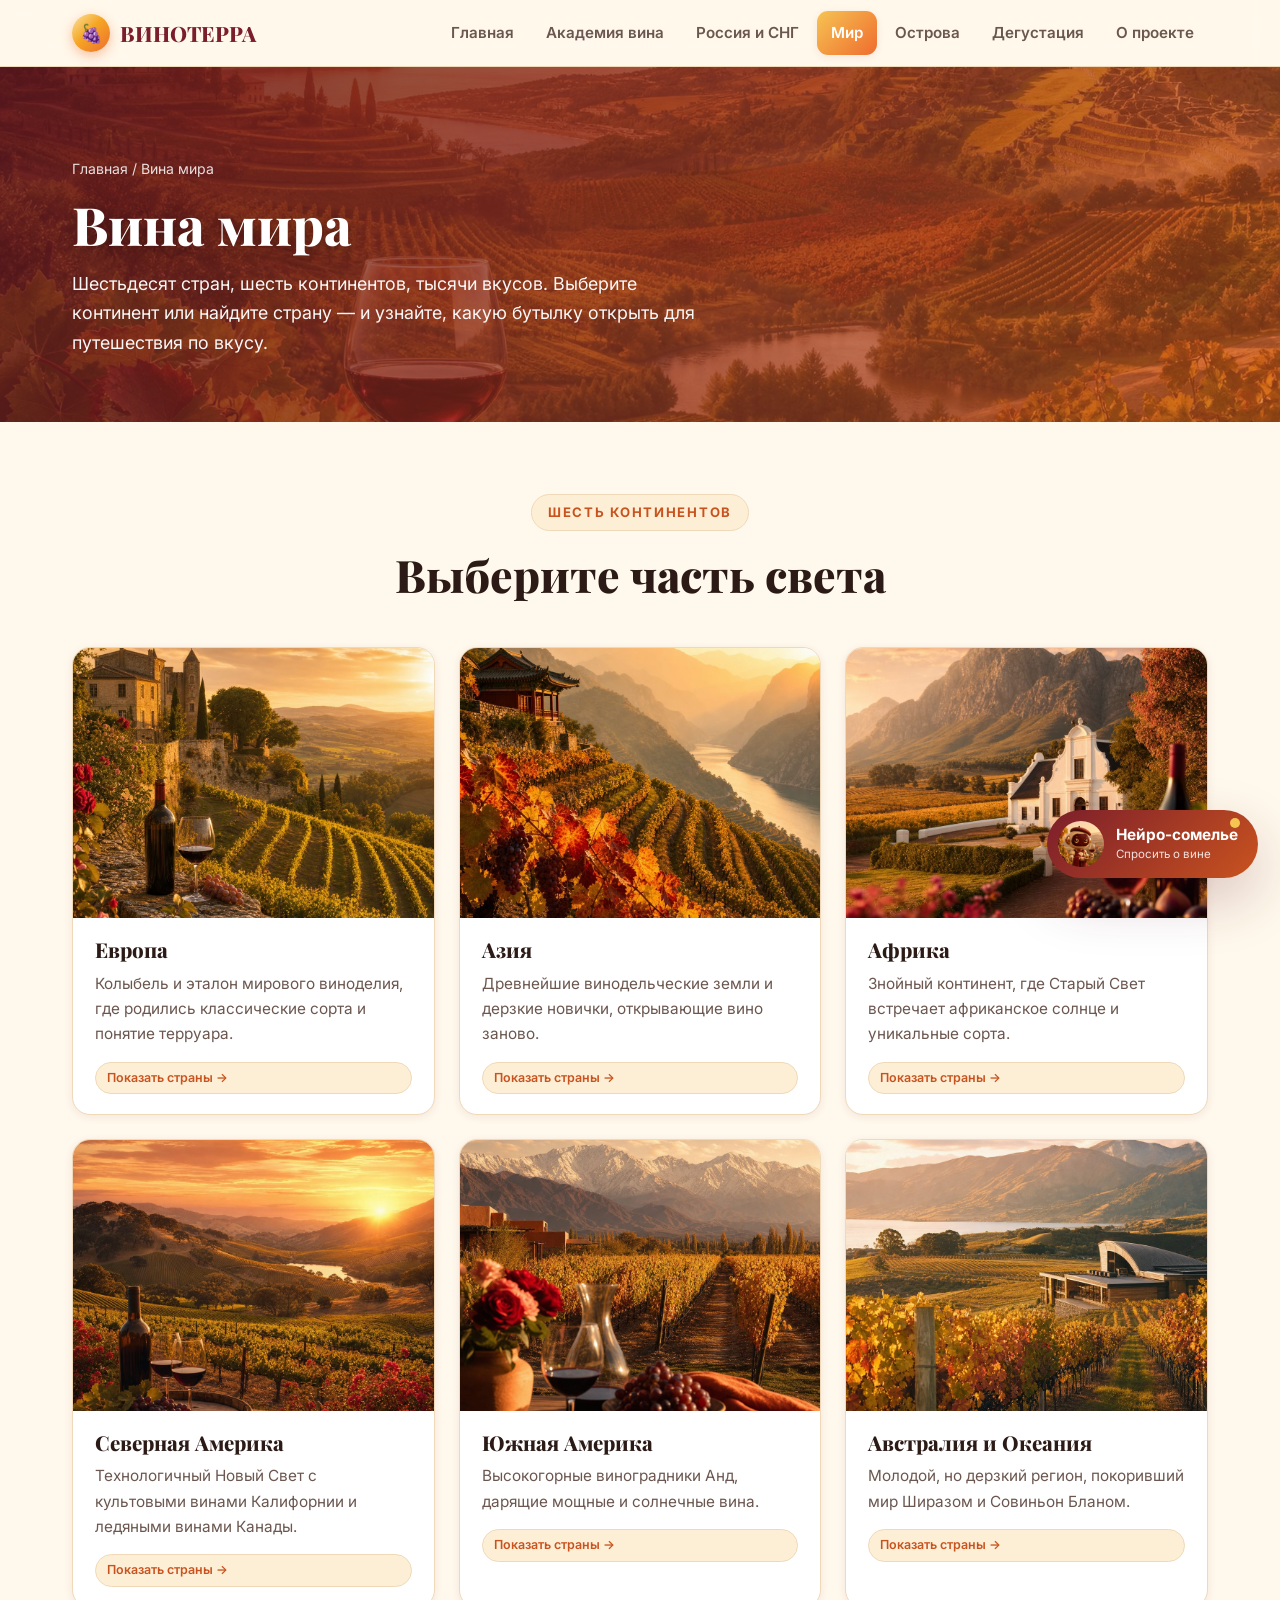
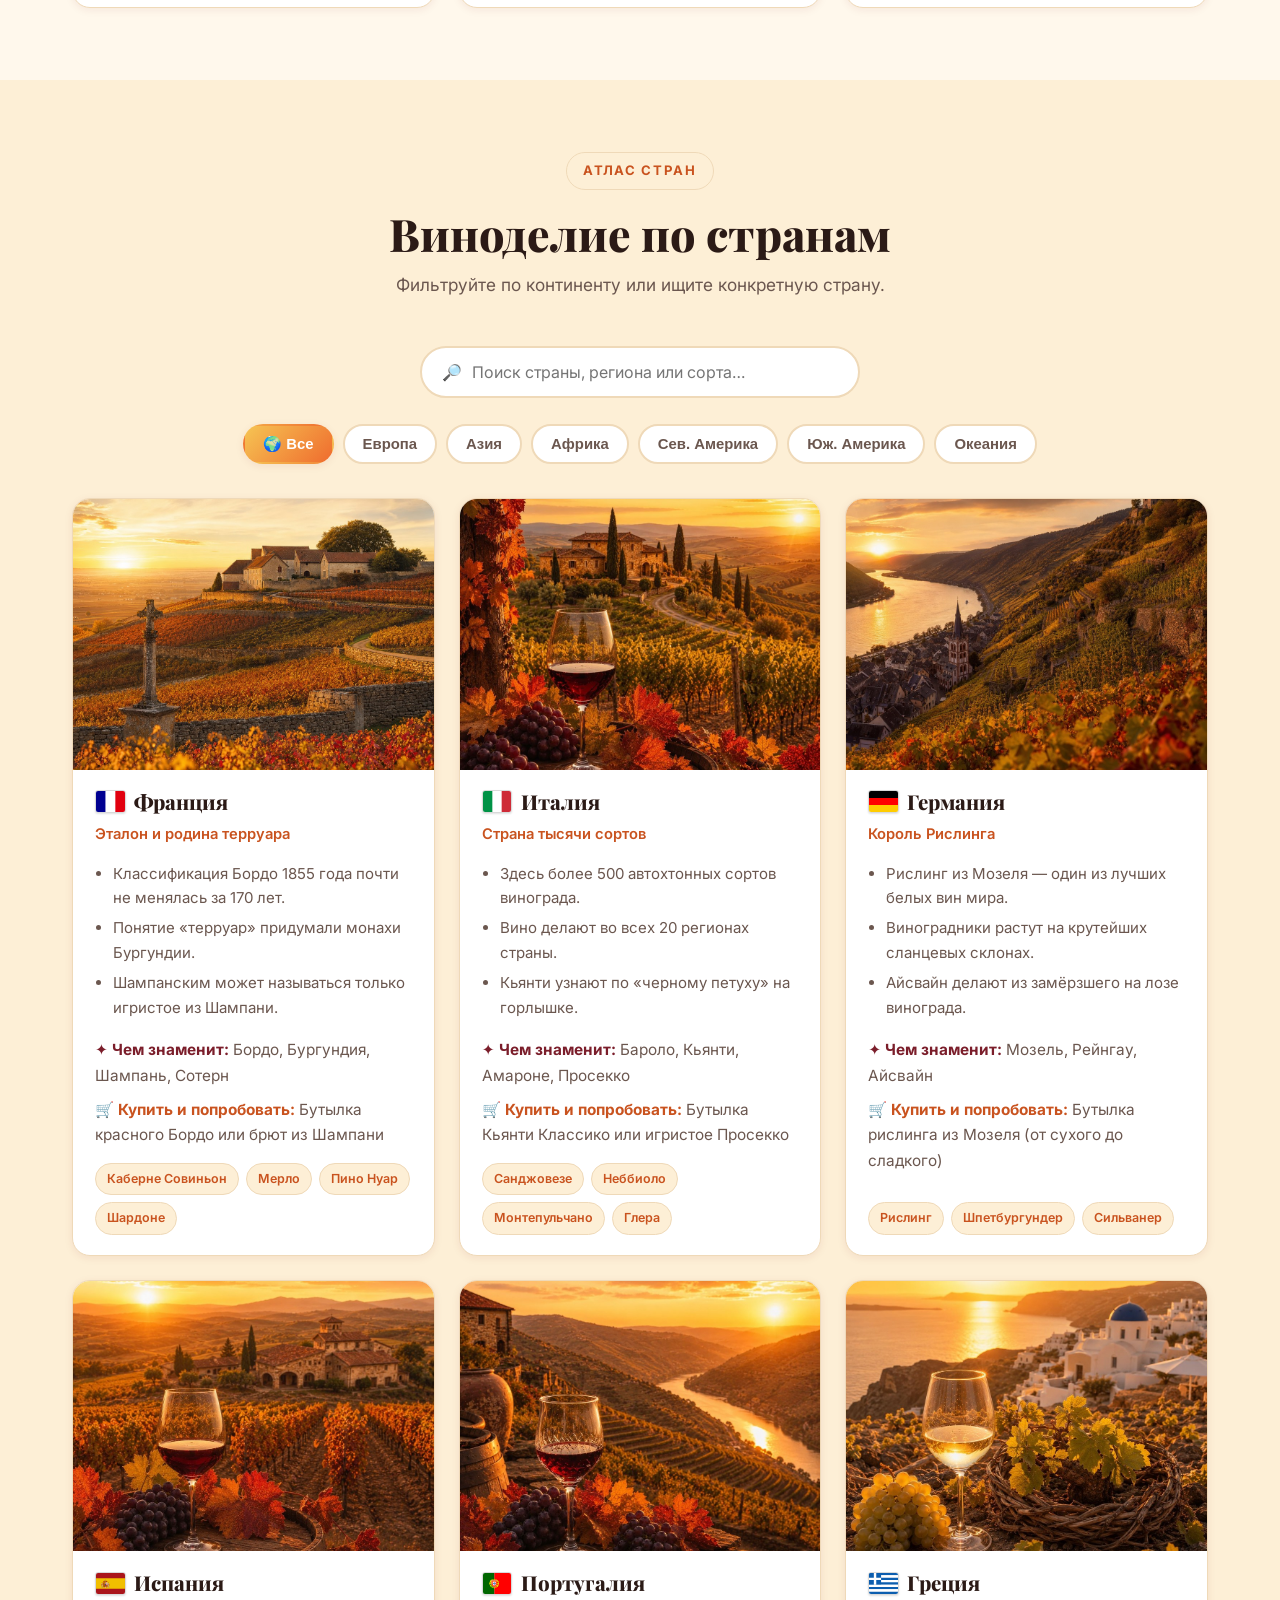
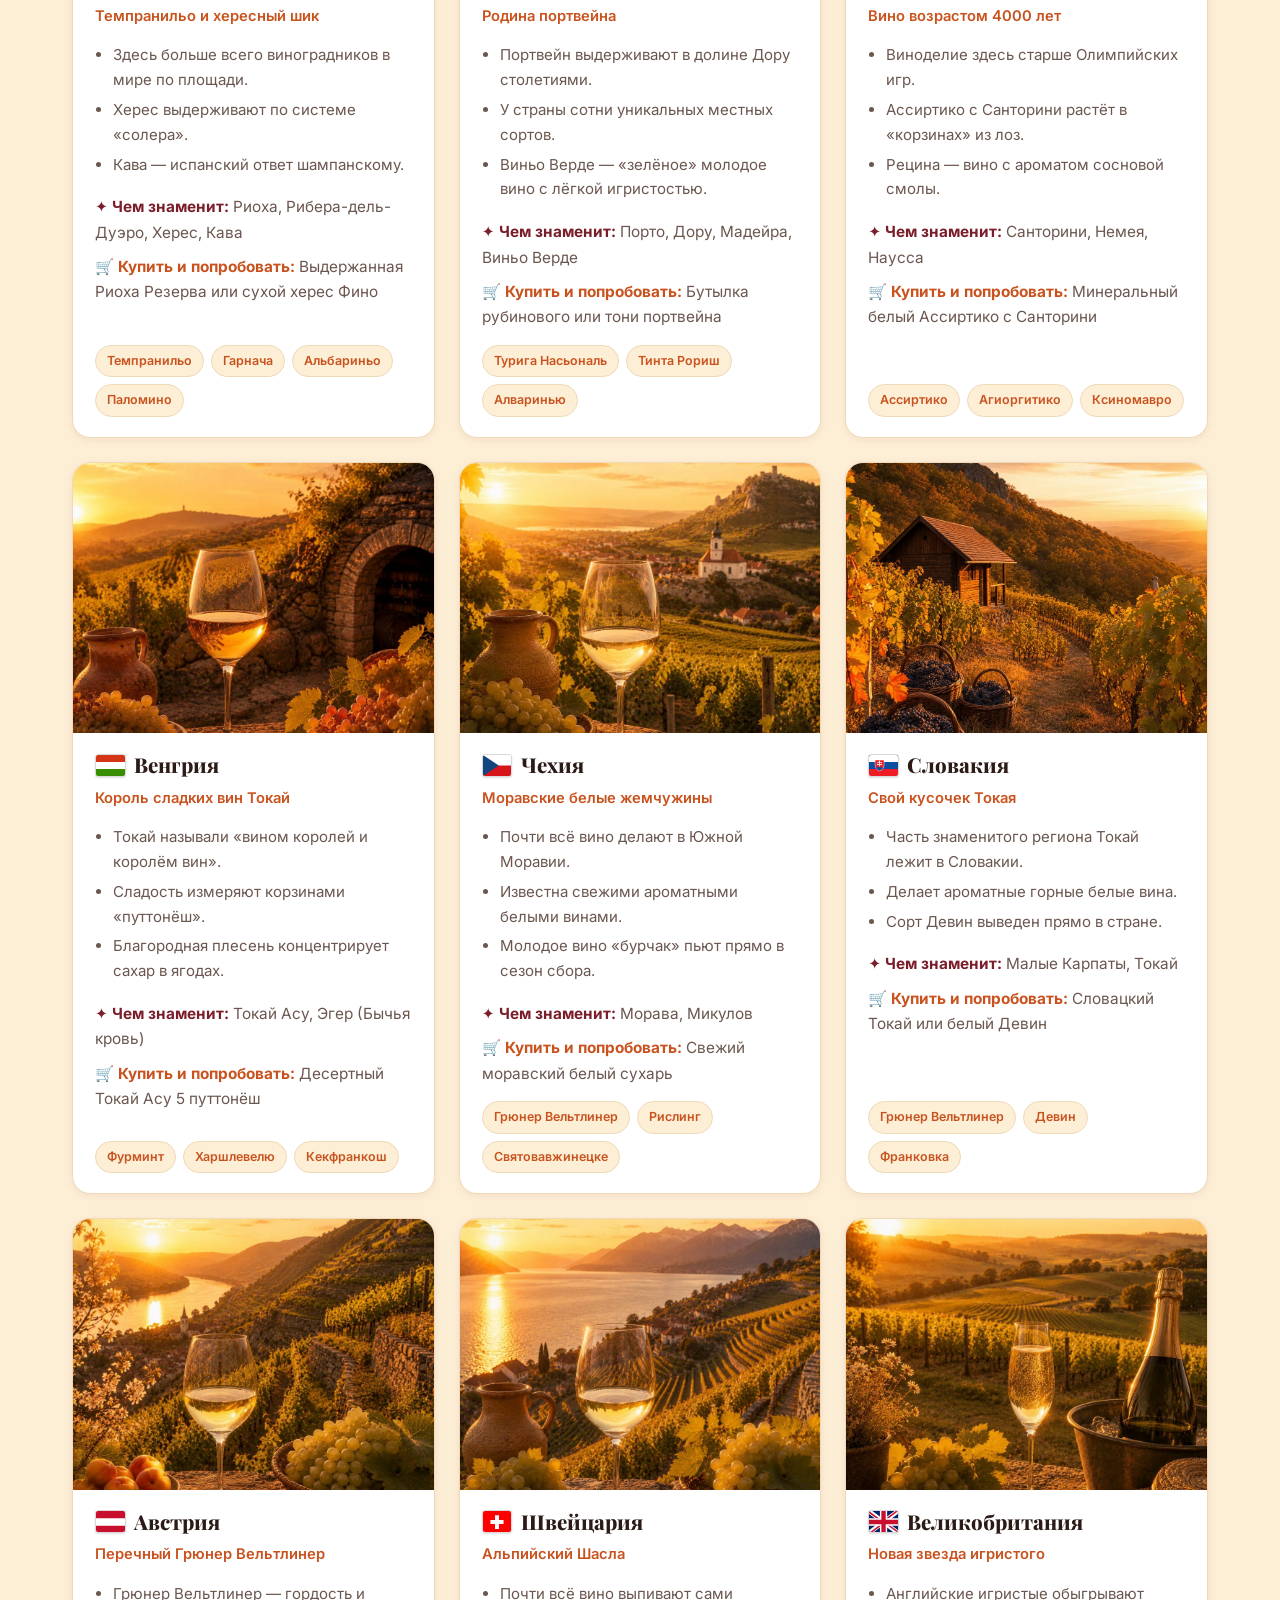
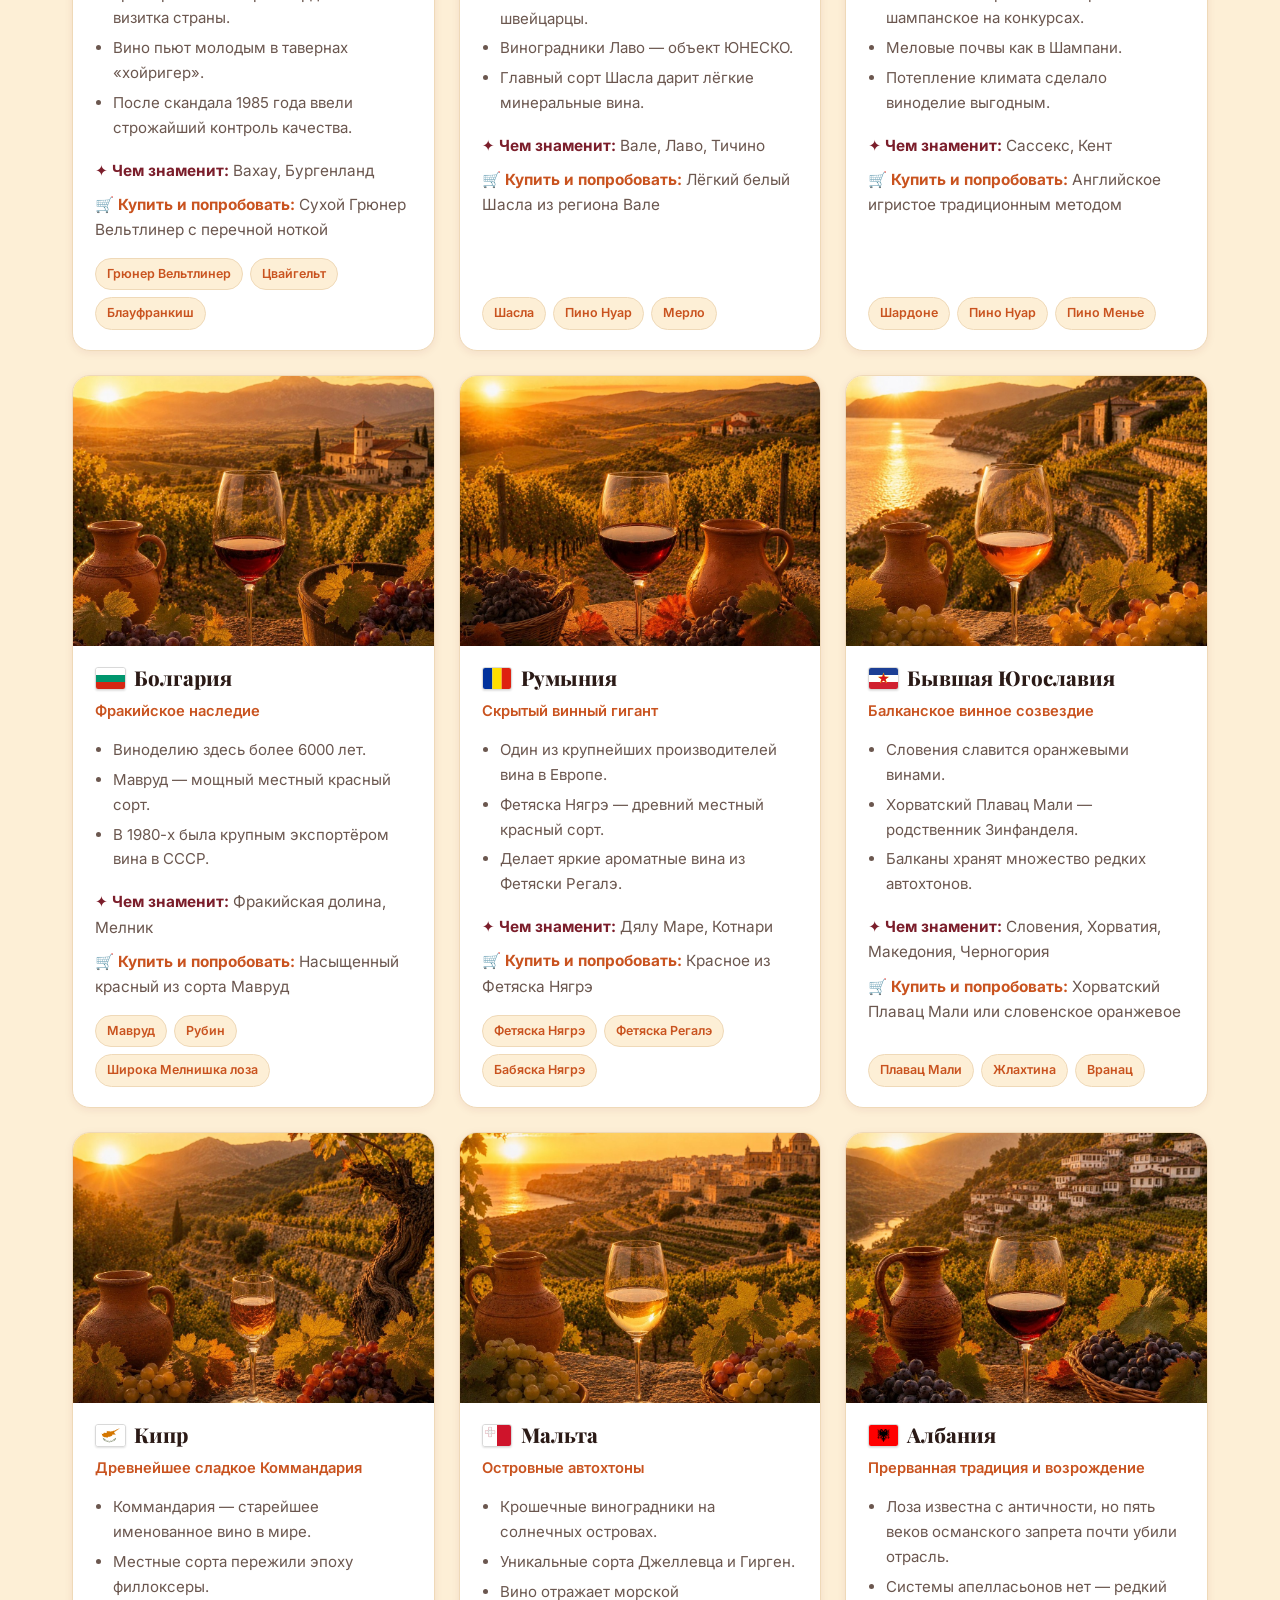
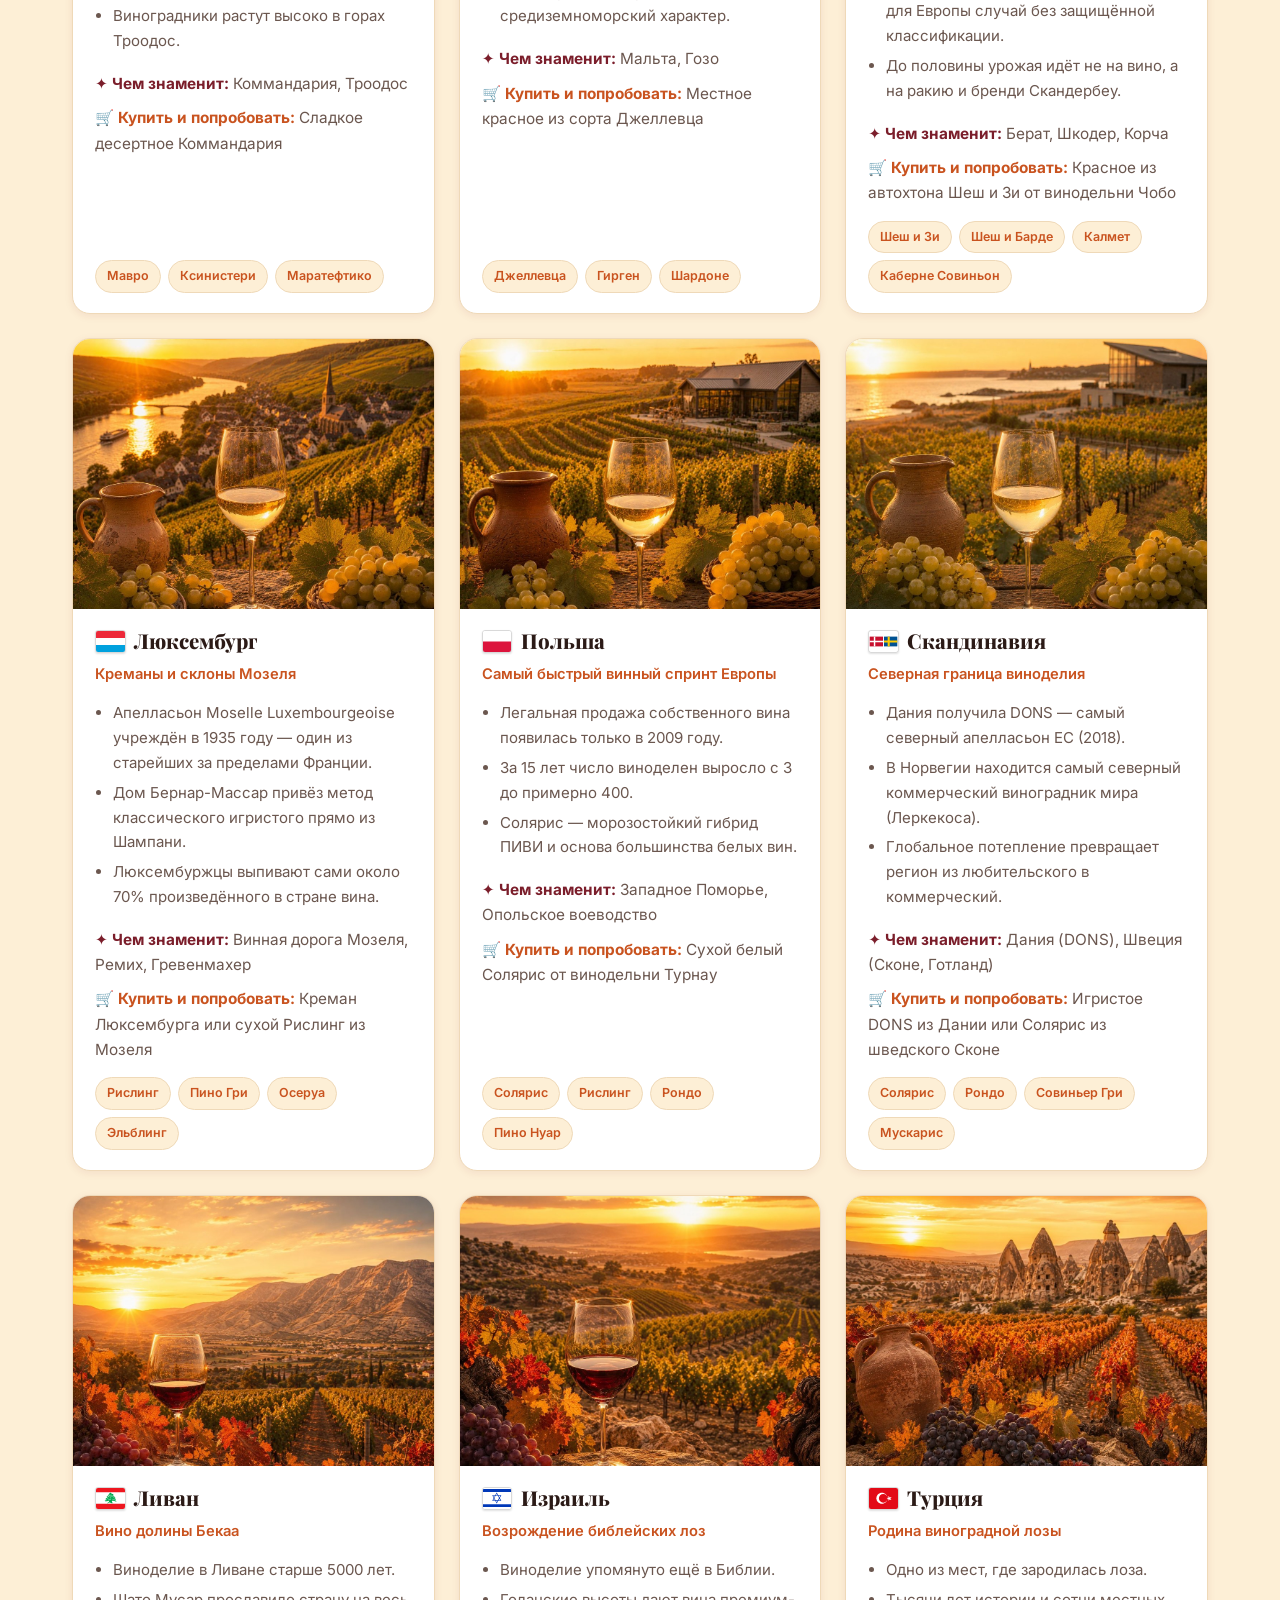
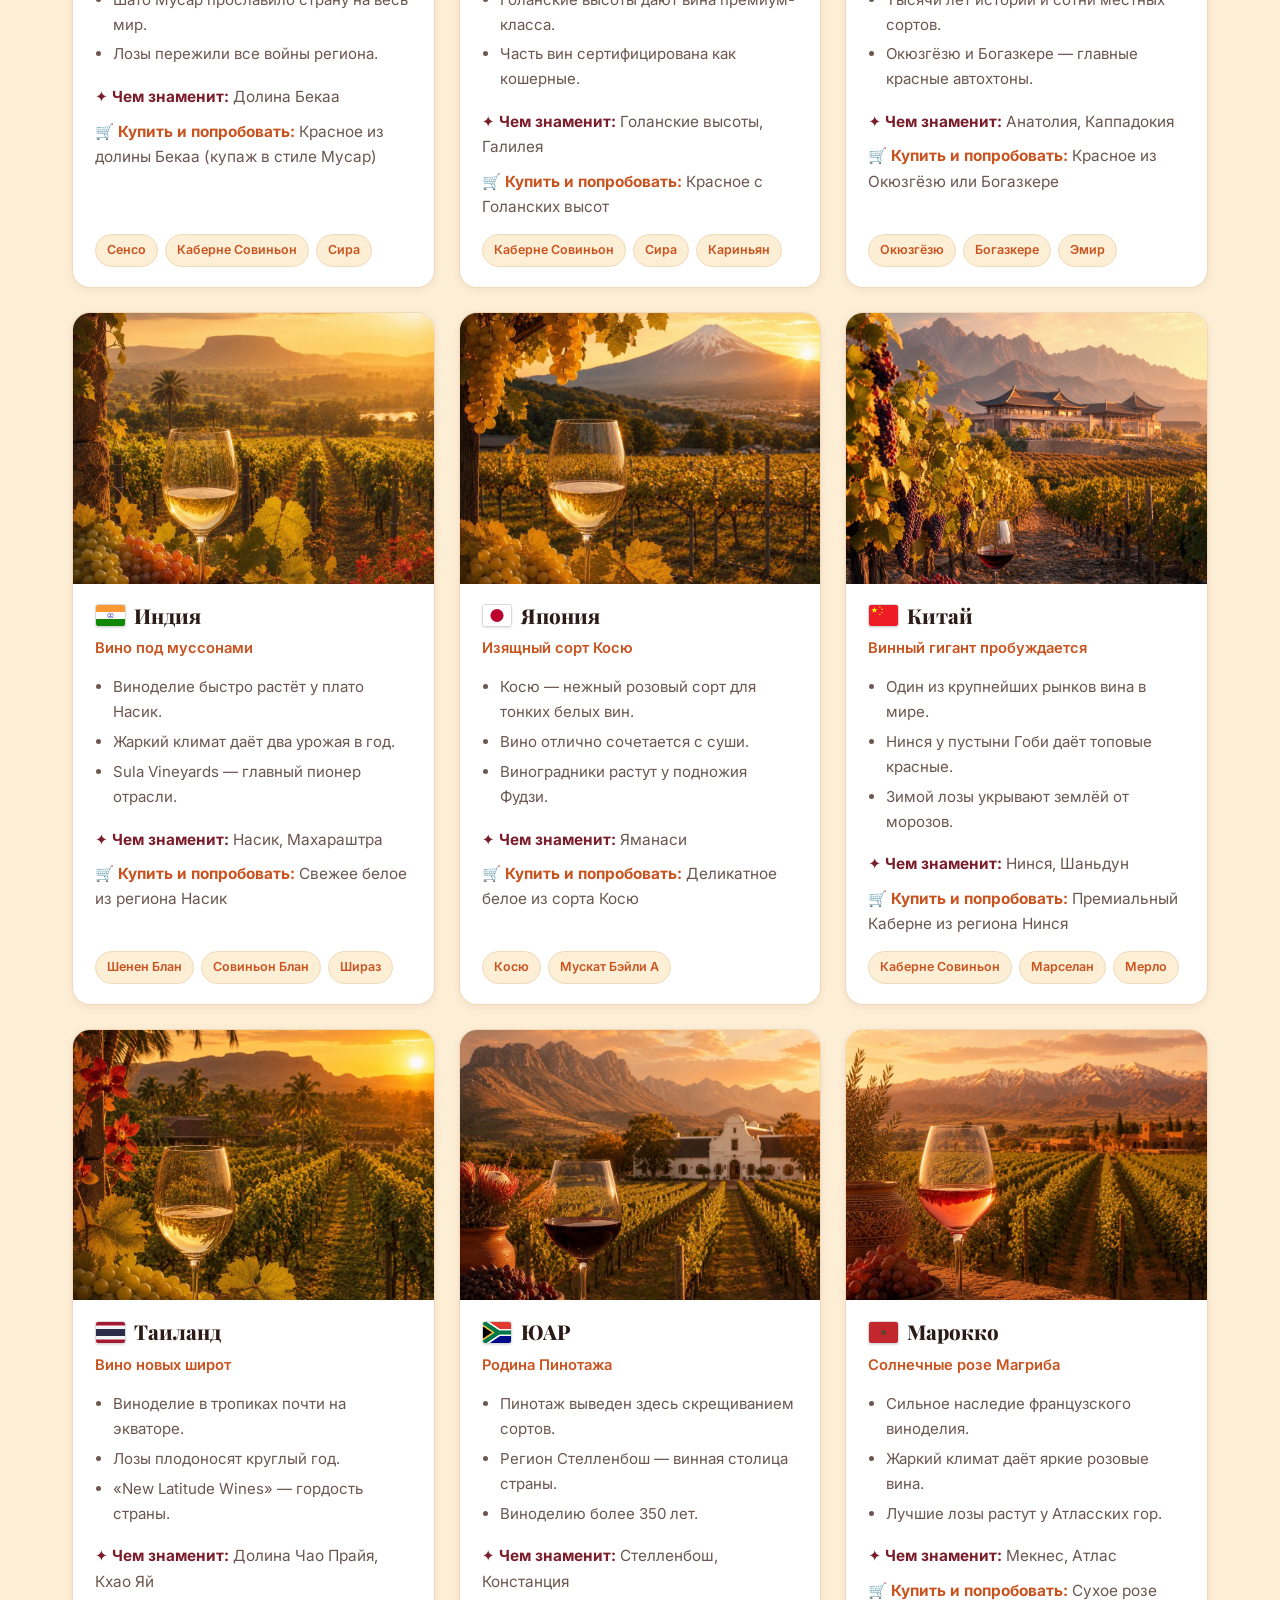
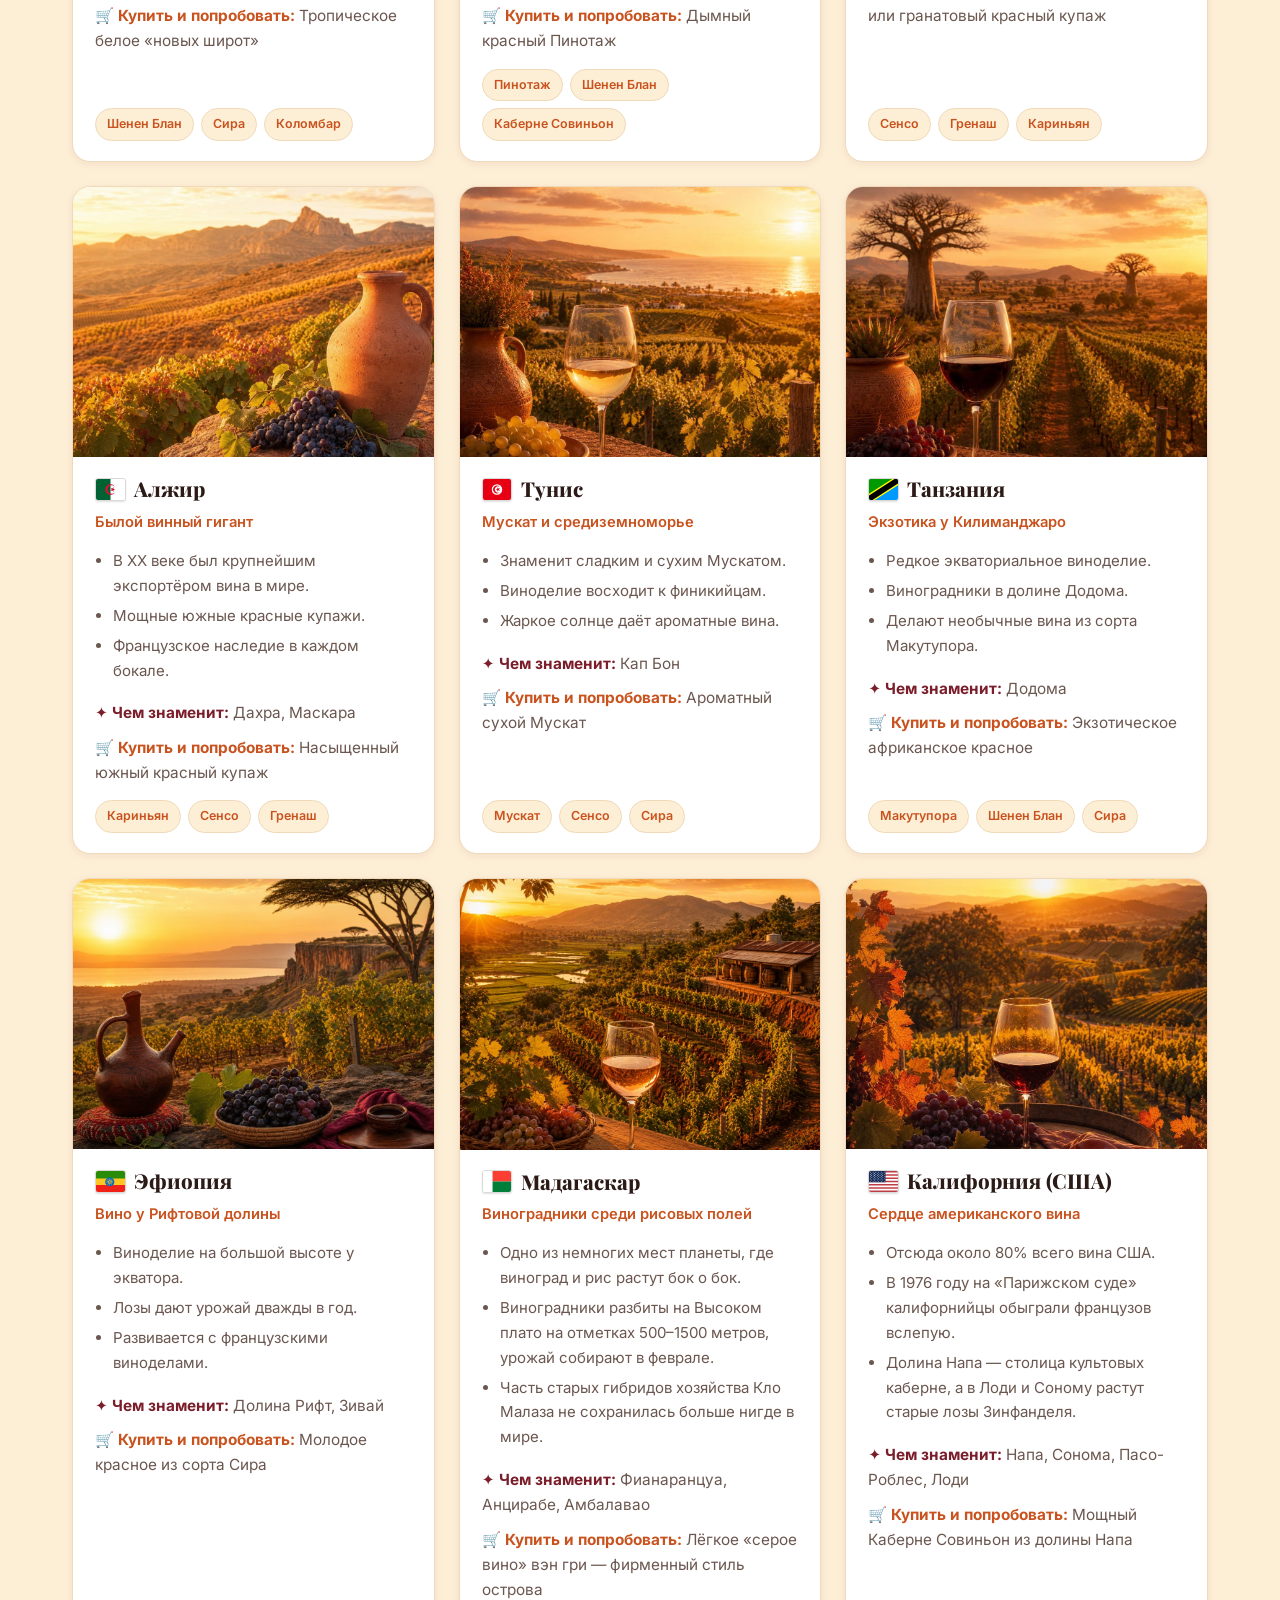
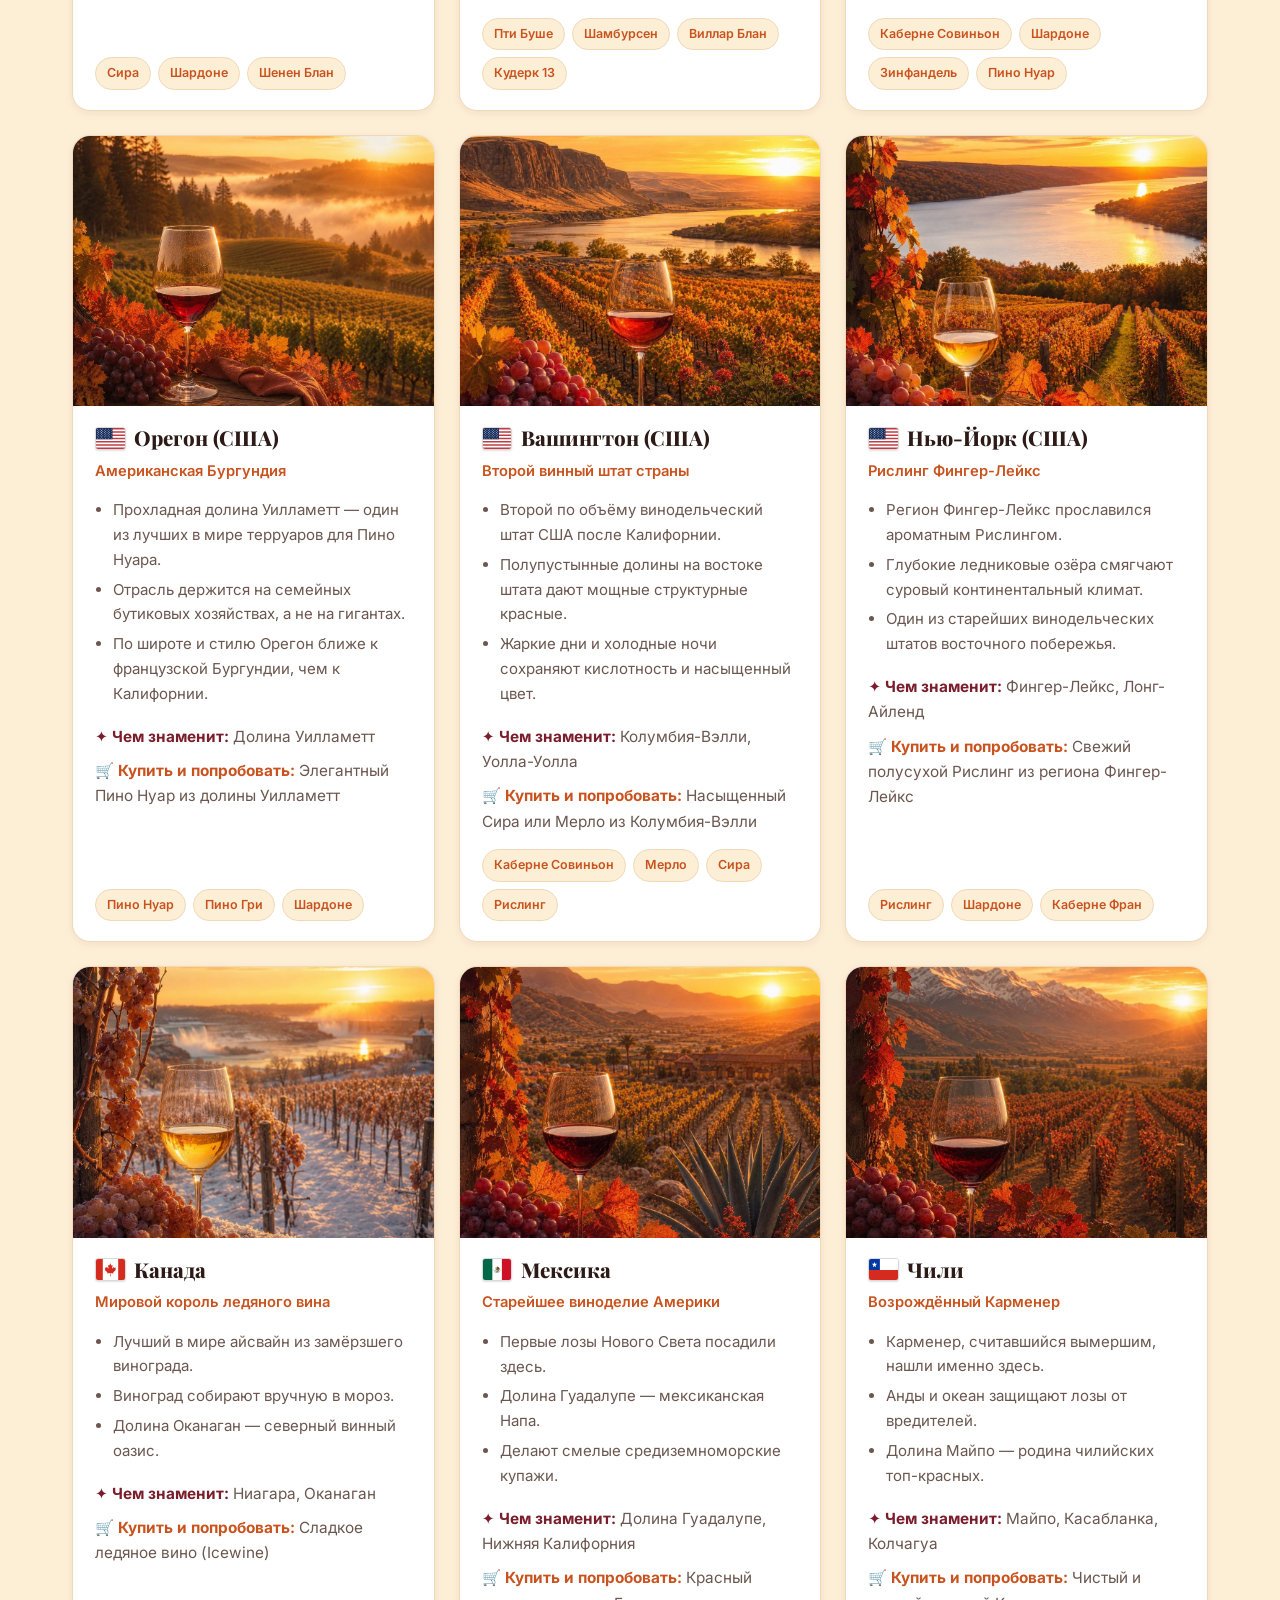
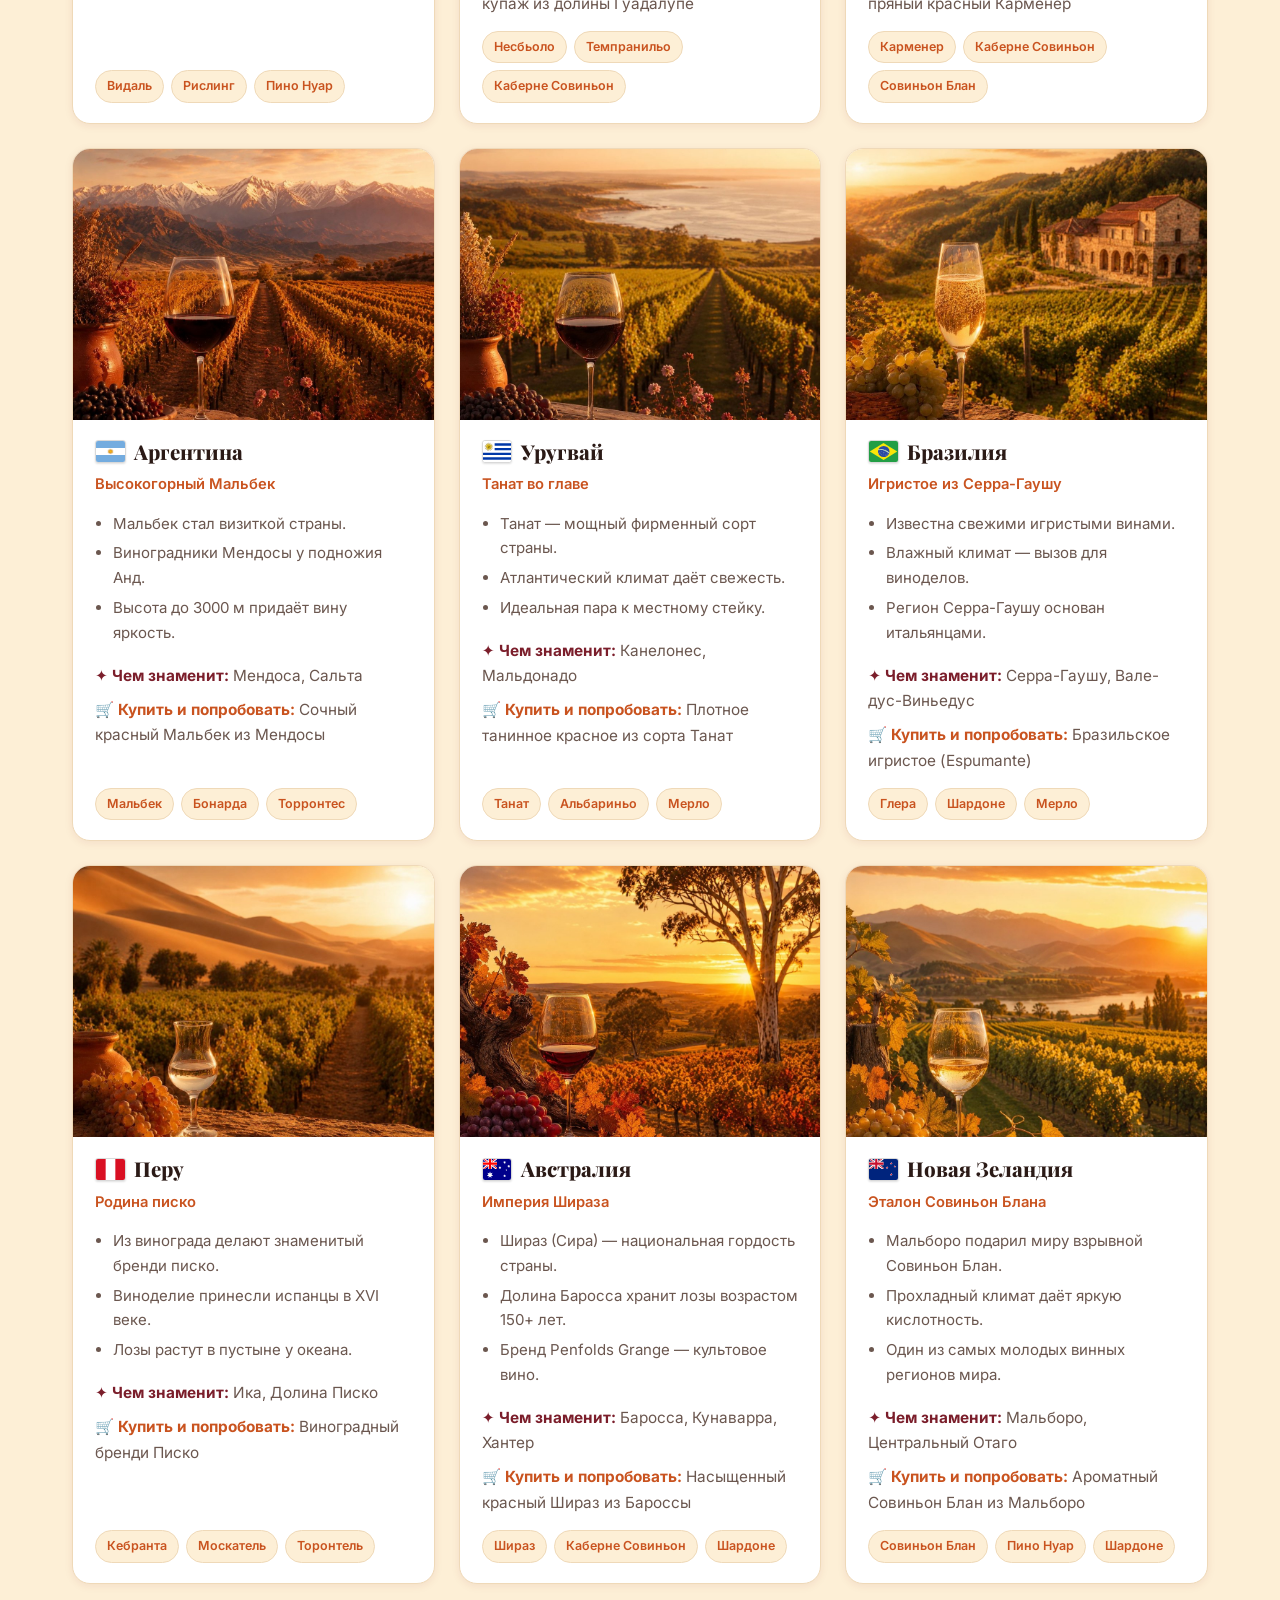
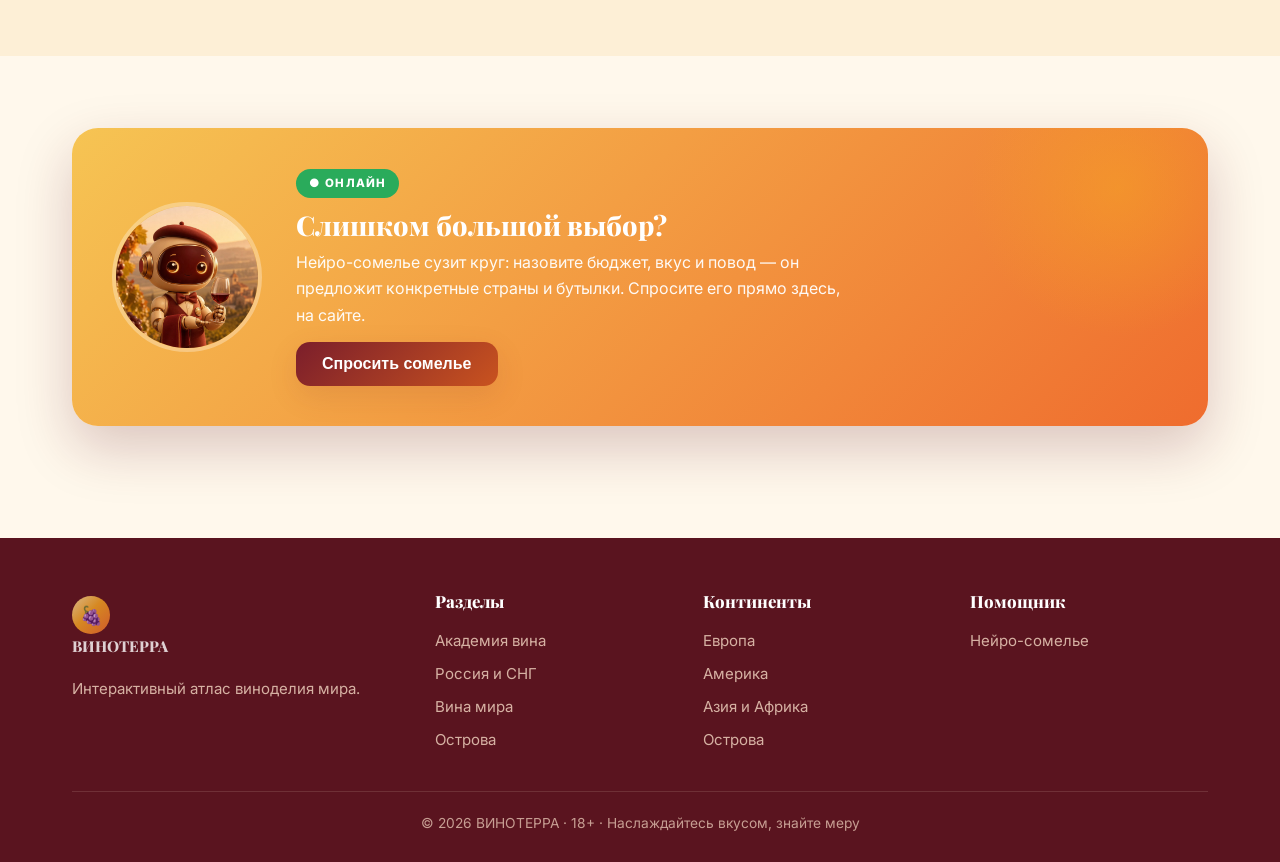
<file: frontend/world.html>
<!DOCTYPE html>
<html lang="ru">
<head>
<meta charset="UTF-8">
<meta name="viewport" content="width=device-width, initial-scale=1">
<title>Вина мира — ВИНОТЕРРА</title>
<meta name="description" content="Виноделие 60 стран на шести континентах: Европа, Азия, Африка, Северная и Южная Америка, Австралия и Океания. Что купить и попробовать.">
<link rel="preconnect" href="https://fonts.googleapis.com">
<link href="https://fonts.googleapis.com/css2?family=Playfair+Display:wght@600;700;800;900&family=Inter:wght@400;500;600;700&display=swap" rel="stylesheet">
<script>document.documentElement.classList.add("js");</script>
<link rel="stylesheet" href="assets/css/style.css">
</head>
<body>
<header class="nav">
  <nav class="nav-inner">
    <a href="index.html" class="brand"><span class="logo">🍇</span> ВИНОТЕРРА</a>
    <button class="burger" aria-label="Меню"><span></span><span></span><span></span></button>
    <div class="nav-links">
      <a href="index.html">Главная</a>
      <a href="academy.html">Академия вина</a>
      <a href="russia.html">Россия и СНГ</a>
      <a href="world.html" class="active">Мир</a>
      <a href="islands.html">Острова</a>
      <a href="tasting.html">Дегустация</a>
      <a href="about.html">О проекте</a>
    </div>
  </nav>
</header>

<section class="page-hero">
  <img class="hero-bg" src="assets/img/world_hero.jpg" alt="Виноградники мира">
  <div class="wrap">
    <div class="crumbs"><a href="index.html">Главная</a> / Вина мира</div>
    <h1>Вина мира</h1>
    <p>Шестьдесят стран, шесть континентов, тысячи вкусов. Выберите континент или найдите страну — и узнайте, какую бутылку открыть для путешествия по вкусу.</p>
  </div>
</section>

<!-- Континенты -->
<section class="section">
  <div class="wrap">
    <div class="sec-head reveal"><span class="eyebrow">Шесть континентов</span><h2>Выберите часть света</h2></div>
    <div class="grid g3" id="cont-grid"></div>
  </div>
</section>

<!-- Страны -->
<section class="section tint" id="countries">
  <div class="wrap">
    <div class="sec-head reveal"><span class="eyebrow">Атлас стран</span><h2>Виноделие по странам</h2><p>Фильтруйте по континенту или ищите конкретную страну.</p></div>
    <div class="searchbox"><span>🔎</span><input id="w-search" placeholder="Поиск страны, региона или сорта…"></div>
    <div class="filterbar" id="w-filter">
      <button class="filter-btn active" data-cont="all">🌍 Все</button>
      <button class="filter-btn" data-cont="europe">Европа</button>
      <button class="filter-btn" data-cont="asia">Азия</button>
      <button class="filter-btn" data-cont="africa">Африка</button>
      <button class="filter-btn" data-cont="namerica">Сев. Америка</button>
      <button class="filter-btn" data-cont="samerica">Юж. Америка</button>
      <button class="filter-btn" data-cont="oceania">Океания</button>
    </div>
    <div class="grid g3" id="w-grid"></div>
    <div class="empty" id="w-empty">Ничего не найдено — попробуйте другой запрос.</div>
  </div>
</section>

<section class="section">
  <div class="wrap"><div class="assistant-band reveal" style="background:var(--grad-warm)">
    <img src="assets/img/assistant_bot.jpg" alt="Нейро-сомелье">
    <div class="txt"><span class="badge-live">● Онлайн</span><h3>Слишком большой выбор?</h3><p>Нейро-сомелье сузит круг: назовите бюджет, вкус и повод — он предложит конкретные страны и бутылки. Спросите его прямо здесь, на сайте.</p><button class="btn btn-wine mt-s" data-open-assistant>Спросить сомелье</button></div>
  </div></div>
</section>

<footer class="footer">
  <div class="wrap">
    <div class="footer-grid">
      <div class="fcol"><a href="index.html" class="brand"><span class="logo">🍇</span> ВИНОТЕРРА</a><p style="margin-top:14px;opacity:.8;font-size:.94rem">Интерактивный атлас виноделия мира.</p></div>
      <div class="fcol"><h4>Разделы</h4><a href="academy.html">Академия вина</a><a href="russia.html">Россия и СНГ</a><a href="world.html">Вина мира</a><a href="islands.html">Острова</a></div>
      <div class="fcol"><h4>Континенты</h4><a href="#countries">Европа</a><a href="#countries">Америка</a><a href="#countries">Азия и Африка</a><a href="islands.html">Острова</a></div>
      <div class="fcol"><h4>Помощник</h4><a href="#" data-open-assistant>Нейро-сомелье</a></div>
    </div>
    <div class="footer-bottom">© 2026 ВИНОТЕРРА · 18+ · Наслаждайтесь вкусом, знайте меру</div>
  </div>
</footer>

<script src="data/wine-data.js"></script>
<script src="assets/js/api-config.js"></script>
<script src="assets/js/main.js"></script>
<script>
(function(){
  var Wd=(window.WINE&&WINE.world)||{}, esc=VT.esc;
  var imgMap={europe:"c_europe",asia:"c_asia",africa:"c_africa",namerica:"c_namerica",samerica:"c_samerica",oceania:"c_oceania"};
  // карточки континентов -> при клике активируют фильтр
  (Wd.continents||[]).forEach(function(c){
    var a=VT.el("a","card reveal"); a.href="#countries";
    a.innerHTML="<img class='card-img' loading='lazy' src='assets/img/"+(imgMap[c.id]||"c_europe")+".jpg' alt='"+esc(c.name)+"'><div class='card-body'><h3>"+esc(c.name)+"</h3><p>"+esc(c.blurb)+"</p><span class='chip' style='margin-top:6px'>Показать страны →</span></div>";
    a.addEventListener("click",function(){setCont(c.id);});
    document.getElementById("cont-grid").appendChild(a);
  });
  // страны
  VT.renderGrid({host:"w-grid",items:Wd.countries||[],searchId:"w-search",emptyId:"w-empty",filterBarId:"w-filter",imgBase:"assets/img/w_",flagBase:"assets/img/flags/"});
  // программное переключение фильтра по клику на континент
  window.setCont=function(id){
    var bar=document.getElementById("w-filter");
    bar.querySelectorAll(".filter-btn").forEach(function(b){
      var on=b.getAttribute("data-cont")===id; b.classList.toggle("active",on); if(on)b.click();
    });
  };
  VT.initReveal();
})();
</script>
</body>
</html>
</file>
<file: frontend/assets/css/style.css>
/* ===========================================================
   ВИНОТЕРРА — дизайн-система
   Палитра: жёлто-оранжевая + цвета вина (белое/розе/красное)
   =========================================================== */
:root{
  --amber:#f5a623;
  --amber-deep:#e8851a;
  --honey:#f6c453;
  --gold-soft:#fbe3a3;
  --orange:#ef6c2e;
  --terracotta:#c9531f;

  --red:#7b1e2b;
  --red-deep:#5a141f;
  --rose:#e8a0a8;
  --rose-deep:#d97a86;
  --white-wine:#f2e2a8;

  --ink:#2b1a16;
  --ink-soft:#6b574f;
  --cream:#fff8ec;
  --cream-2:#fdefd6;
  --paper:#ffffff;
  --line:#efd9b8;

  --shadow-sm:0 2px 8px rgba(123,30,43,.08);
  --shadow:0 10px 30px rgba(123,30,43,.12);
  --shadow-lg:0 22px 55px rgba(91,20,31,.22);

  --radius:18px;
  --radius-lg:26px;
  --maxw:1180px;
  --grad-warm:linear-gradient(135deg,var(--honey),var(--orange));
  --grad-wine:linear-gradient(135deg,var(--red),var(--terracotta));
  --grad-sun:linear-gradient(135deg,#fbe3a3,#f5a623 45%,#ef6c2e);
  --font:"Inter","Segoe UI",system-ui,-apple-system,sans-serif;
  --serif:"Playfair Display","Georgia",serif;
}

*{box-sizing:border-box;margin:0;padding:0}
html{scroll-behavior:smooth}
body{font-family:var(--font);color:var(--ink);background:var(--cream);line-height:1.65;-webkit-font-smoothing:antialiased;overflow-x:hidden}
img{max-width:100%;display:block}
a{color:inherit;text-decoration:none}
h1,h2,h3,h4{font-family:var(--serif);line-height:1.15;font-weight:800;color:var(--ink)}
.serif{font-family:var(--serif)}
.wrap{max-width:var(--maxw);margin:0 auto;padding:0 22px}
.section{padding:72px 0}
.section-sm{padding:46px 0}

/* ---------- Шапка ---------- */
.nav{position:sticky;top:0;z-index:90;background:rgba(255,248,236,.85);backdrop-filter:blur(12px);border-bottom:1px solid var(--line)}
.nav-inner{display:flex;align-items:center;gap:18px;height:66px;max-width:var(--maxw);margin:0 auto;padding:0 22px}
.brand{display:flex;align-items:center;gap:10px;font-family:var(--serif);font-weight:800;font-size:1.32rem;color:var(--red)}
.brand .logo{width:38px;height:38px;border-radius:50%;background:var(--grad-sun);display:grid;place-items:center;font-size:1.15rem;box-shadow:0 4px 12px rgba(239,108,46,.4)}
.nav-links{display:flex;gap:4px;margin-left:auto;align-items:center}
.nav-links a{padding:9px 14px;border-radius:11px;font-weight:600;font-size:.95rem;color:var(--ink-soft);transition:.2s}
.nav-links a:hover{background:var(--cream-2);color:var(--red)}
.nav-links a.active{background:var(--grad-warm);color:#fff;box-shadow:var(--shadow-sm)}
.burger{display:none;margin-left:auto;background:none;border:0;cursor:pointer;width:44px;height:44px;border-radius:11px}
.burger span{display:block;width:23px;height:2.5px;background:var(--red);margin:5px auto;border-radius:2px;transition:.3s}

/* ---------- Кнопки ---------- */
.btn{display:inline-flex;align-items:center;gap:9px;padding:13px 26px;border-radius:14px;font-weight:700;font-size:1rem;cursor:pointer;border:0;transition:transform .18s,box-shadow .18s}
.btn-primary{background:var(--grad-warm);color:#fff;box-shadow:var(--shadow)}
.btn-primary:hover{transform:translateY(-3px);box-shadow:var(--shadow-lg)}
.btn-wine{background:var(--grad-wine);color:#fff;box-shadow:var(--shadow)}
.btn-wine:hover{transform:translateY(-3px)}
.btn-ghost{background:rgba(255,255,255,.9);color:var(--red);border:2px solid var(--line)}
.btn-ghost:hover{border-color:var(--amber);transform:translateY(-3px)}

/* ---------- Hero ---------- */
.hero{position:relative;min-height:78vh;display:flex;align-items:center;color:#fff;overflow:hidden}
.hero::before{content:"";position:absolute;inset:0;background:linear-gradient(105deg,rgba(91,20,31,.78),rgba(201,83,31,.4) 55%,rgba(245,166,35,.15));z-index:1}
.hero-bg{position:absolute;inset:0;width:100%;height:100%;object-fit:cover;z-index:0}
.hero-content{position:relative;z-index:2;max-width:760px}
.hero h1{font-size:clamp(2.3rem,5.5vw,4.2rem);color:#fff;text-shadow:0 3px 24px rgba(0,0,0,.4)}
.hero p.lead{font-size:clamp(1.05rem,2vw,1.35rem);margin:20px 0 30px;color:#fff;opacity:.96;max-width:620px;text-shadow:0 2px 12px rgba(0,0,0,.3)}
.hero-actions{display:flex;gap:14px;flex-wrap:wrap}
.eyebrow{display:inline-block;padding:7px 16px;border-radius:30px;background:rgba(255,255,255,.18);border:1px solid rgba(255,255,255,.35);backdrop-filter:blur(6px);font-weight:700;font-size:.82rem;letter-spacing:.13em;text-transform:uppercase;margin-bottom:18px}
.scroll-cue{position:absolute;bottom:22px;left:50%;transform:translateX(-50%);z-index:3;color:#fff;font-size:1.6rem;animation:bob 1.8s ease-in-out infinite}
@keyframes bob{0%,100%{transform:translate(-50%,0)}50%{transform:translate(-50%,10px)}}

/* ---------- Заголовки секций ---------- */
.sec-head{text-align:center;max-width:680px;margin:0 auto 46px}
.sec-head .eyebrow{background:var(--cream-2);border:1px solid var(--line);color:var(--terracotta)}
.sec-head h2{font-size:clamp(1.8rem,4vw,2.8rem)}
.sec-head p{color:var(--ink-soft);font-size:1.08rem;margin-top:12px}
.sec-head.light h2,.sec-head.light p{color:#fff}

/* ---------- Карточки ---------- */
.grid{display:grid;gap:24px}
.g2{grid-template-columns:repeat(2,1fr)}
.g3{grid-template-columns:repeat(3,1fr)}
.g4{grid-template-columns:repeat(4,1fr)}
.card{background:var(--paper);border-radius:var(--radius);overflow:hidden;box-shadow:var(--shadow-sm);border:1px solid var(--line);transition:transform .22s,box-shadow .22s;display:flex;flex-direction:column}
.card:hover{transform:translateY(-6px);box-shadow:var(--shadow-lg)}
.card-img{aspect-ratio:4/3;width:100%;object-fit:cover;background:var(--cream-2)}
.card-body{padding:20px 22px;display:flex;flex-direction:column;gap:9px;flex:1}
.card-body h3{font-size:1.28rem}
.card .tagline{color:var(--terracotta);font-weight:600;font-size:.92rem}
.card p{color:var(--ink-soft);font-size:.96rem}

.chips{display:flex;flex-wrap:wrap;gap:7px;margin-top:auto;padding-top:6px}
.chip{font-size:.78rem;font-weight:600;padding:5px 11px;border-radius:30px;background:var(--cream-2);color:var(--terracotta);border:1px solid var(--line)}
.chip.red{background:#f6e3e5;color:var(--red);border-color:#eccdd0}
.chip.white{background:#fbf3d4;color:#9a7d18;border-color:#f0e3b0}

.fact{background:var(--grad-sun);color:#fff;border-radius:var(--radius);padding:26px;box-shadow:var(--shadow);position:relative;overflow:hidden}
.fact::after{content:"🍷";position:absolute;right:-10px;bottom:-18px;font-size:6rem;opacity:.18}
.fact .k{font-size:.8rem;font-weight:800;letter-spacing:.12em;text-transform:uppercase;color:var(--ink)}
.fact .v{font-size:1.06rem;font-weight:600;margin-top:8px;line-height:1.5}

/* ---------- Фильтр-бар ---------- */
.filterbar{display:flex;flex-wrap:wrap;gap:9px;justify-content:center;margin-bottom:34px}
.filter-btn{padding:9px 18px;border-radius:30px;border:2px solid var(--line);background:var(--paper);font-weight:600;cursor:pointer;color:var(--ink-soft);transition:.2s;font-size:.93rem}
.filter-btn:hover{border-color:var(--amber);color:var(--terracotta)}
.filter-btn.active{background:var(--grad-warm);color:#fff;border-color:transparent;box-shadow:var(--shadow-sm)}
.searchbox{display:flex;align-items:center;gap:10px;max-width:440px;margin:0 auto 26px;background:var(--paper);border:2px solid var(--line);border-radius:30px;padding:11px 20px}
.searchbox:focus-within{border-color:var(--amber)}
.searchbox input{border:0;outline:0;flex:1;font-size:1rem;background:transparent;color:var(--ink);font-family:var(--font)}
.empty{text-align:center;color:var(--ink-soft);padding:40px;display:none}
/* ---------- Ленты сортов ---------- */
.grape-band{margin-bottom:40px}
.grape-band:last-child{margin-bottom:0}
.band-head{display:flex;align-items:baseline;gap:12px;flex-wrap:wrap;margin:0 0 20px;padding-bottom:11px;border-bottom:2px solid var(--line)}
.band-title{font-family:var(--serif);font-size:clamp(1.25rem,2.6vw,1.5rem);color:var(--terracotta)}
.band-count{font-family:var(--serif);font-weight:700;color:var(--amber);font-size:1.05rem}
.band-note{color:var(--ink-soft);font-size:.95rem}
.grape-band.collapsible .band-head{cursor:pointer;user-select:none}
.grape-band.collapsible .band-head:hover .band-title{color:var(--red)}
.band-chevron{margin-left:auto;align-self:center;color:var(--terracotta);font-size:1.1rem;transition:transform .25s}
.grape-band.collapsed .band-chevron{transform:rotate(-90deg)}
.grape-band.collapsed .band-grid{display:none}

/* ---------- Аккордеон ---------- */
.acc{border:1px solid var(--line);border-radius:14px;overflow:hidden;margin-bottom:12px;background:var(--paper)}
.acc-head{padding:18px 22px;cursor:pointer;display:flex;align-items:center;gap:12px;font-weight:700;font-family:var(--serif);font-size:1.1rem}
.acc-head .ar{margin-left:auto;transition:.3s;color:var(--amber-deep)}
.acc.open .ar{transform:rotate(180deg)}
.acc-body{max-height:0;overflow:hidden;transition:max-height .35s ease;color:var(--ink-soft)}
.acc-body .inner{padding:0 22px 20px}
.acc.open .acc-body{max-height:700px}

/* ---------- Таймлайн ---------- */
.timeline{position:relative;max-width:780px;margin:0 auto;padding-left:34px}
.timeline::before{content:"";position:absolute;left:9px;top:6px;bottom:6px;width:3px;background:var(--grad-sun);border-radius:3px}
.tl-item{position:relative;padding:0 0 30px 8px}
.tl-item::before{content:"";position:absolute;left:-31px;top:4px;width:16px;height:16px;border-radius:50%;background:var(--orange);border:3px solid var(--cream);box-shadow:0 0 0 3px var(--gold-soft)}
.tl-item .yr{font-family:var(--serif);font-weight:800;color:var(--terracotta);font-size:1.1rem}
.tl-item h4{margin:2px 0 4px}
.tl-item p{color:var(--ink-soft);font-size:.96rem}

/* ---------- Степпер производства ---------- */
.steps{counter-reset:s;display:grid;gap:16px}
.step{display:flex;gap:18px;align-items:flex-start;background:var(--paper);border:1px solid var(--line);border-radius:14px;padding:18px 22px}
.step .num{flex:none;width:46px;height:46px;border-radius:50%;background:var(--grad-warm);color:#fff;display:grid;place-items:center;font-family:var(--serif);font-weight:800;font-size:1.2rem;box-shadow:var(--shadow-sm)}
.step h4{margin-bottom:3px}
.step p{color:var(--ink-soft);font-size:.95rem}

/* ---------- Бокал вина (типы) ---------- */
.wine-types{display:grid;grid-template-columns:repeat(auto-fit,minmax(150px,1fr));gap:18px}
.wtype{text-align:center;background:var(--paper);border-radius:var(--radius);padding:24px 16px;border:1px solid var(--line);box-shadow:var(--shadow-sm);transition:.22s}
.wtype:hover{transform:translateY(-6px);box-shadow:var(--shadow)}
.wtype .glass{width:54px;height:80px;margin:0 auto 12px;position:relative}
.wtype .bowl{width:46px;height:52px;margin:0 auto;border:2.5px solid var(--ink);border-top:0;border-radius:0 0 26px 26px;position:relative;overflow:hidden}
.wtype .bowl::before{content:"";position:absolute;left:0;right:0;bottom:0;height:60%;background:var(--wc,var(--red))}
.wtype .stem{width:2.5px;height:20px;background:var(--ink);margin:0 auto}
.wtype .foot{width:30px;height:3px;background:var(--ink);margin:0 auto;border-radius:2px}
.wtype h4{font-size:1.08rem;margin-bottom:5px}
.wtype p{font-size:.85rem;color:var(--ink-soft)}

/* ---------- CTA ассистент ---------- */
.assistant-band{background:var(--grad-wine);color:#fff;border-radius:var(--radius-lg);padding:40px;display:flex;align-items:center;gap:34px;box-shadow:var(--shadow-lg);position:relative;overflow:hidden}
.assistant-band::before{content:"";position:absolute;width:300px;height:300px;background:radial-gradient(circle,rgba(245,166,35,.5),transparent 70%);right:-60px;top:-90px}
.assistant-band img{width:150px;height:150px;border-radius:50%;object-fit:cover;border:4px solid rgba(255,255,255,.3);flex:none;position:relative;z-index:1}
.assistant-band .txt{position:relative;z-index:1}
.assistant-band h3{color:#fff;font-size:1.7rem}
.assistant-band p{opacity:.95;margin:8px 0 0;max-width:560px}
.badge-soon{display:inline-block;background:var(--honey);color:var(--red-deep);font-weight:800;font-size:.72rem;letter-spacing:.1em;text-transform:uppercase;padding:5px 13px;border-radius:30px;margin-bottom:12px}
.badge-live{display:inline-block;background:#2aab5b;color:#fff;font-weight:800;font-size:.72rem;letter-spacing:.1em;text-transform:uppercase;padding:5px 13px;border-radius:30px;margin-bottom:12px}
.tg-ico{display:inline-block;width:1.2em;height:1.2em;vertical-align:-.24em;margin-right:9px;background:url("data:image/svg+xml,%3Csvg xmlns='http://www.w3.org/2000/svg' viewBox='0 0 240 240'%3E%3Ccircle cx='120' cy='120' r='120' fill='%23229ED9'/%3E%3Cpath d='M52 118l117-45c5.4-2 10.2 1.2 8.4 9.5l-19.9 93.8c-1.5 6.7-5.7 8.3-11.5 5.2l-31.8-23.5-15.3 14.8c-1.7 1.7-3.1 3.1-6.4 3.1l2.3-32.4 59-53.3c2.6-2.3-.6-3.6-4-1.3l-72.9 45.9-31.4-9.8c-6.8-2.1-6.9-6.8 1.5-10z' fill='%23fff'/%3E%3C/svg%3E") no-repeat center/contain}
.tg-handle{display:block;margin-top:10px;font-size:.85rem;opacity:.8;letter-spacing:.02em}
.tg-link{color:inherit;font-weight:700;text-decoration:underline;text-decoration-thickness:1px;text-underline-offset:3px}
.tg-link:hover{opacity:.75}
.notice-ico{display:inline-block;width:1.35em;height:1.35em;vertical-align:-.32em;margin-right:9px;background:url("../img/icon_warning.png") no-repeat center/contain}

/* ---------- Плавающая кнопка ассистента ---------- */
.fab{position:fixed;right:22px;bottom:22px;z-index:80;display:flex;align-items:center;gap:12px;cursor:pointer;background:var(--grad-wine);color:#fff;border:0;padding:11px 20px 11px 11px;border-radius:50px;box-shadow:var(--shadow-lg);transition:transform .2s;font-family:var(--font)}
.fab:hover{transform:translateY(-4px) scale(1.03)}
.fab img{width:46px;height:46px;border-radius:50%;object-fit:cover;flex:none}
.fab .fab-txt{text-align:left;line-height:1.2}
.fab .fab-txt b{display:block;font-size:.96rem}
.fab .fab-txt small{font-size:.72rem;opacity:.85}
@keyframes pulse{0%,100%{box-shadow:0 0 0 0 rgba(245,166,35,.5)}50%{box-shadow:0 0 0 14px rgba(245,166,35,0)}}
.fab .dot{position:absolute;top:8px;right:18px;width:10px;height:10px;border-radius:50%;background:var(--honey);animation:pulse 2s infinite}

.modal{position:fixed;inset:0;z-index:100;display:none;align-items:center;justify-content:center;padding:20px}
.modal.open{display:flex}
.modal-bg{position:absolute;inset:0;background:rgba(43,26,22,.6);backdrop-filter:blur(4px)}
.modal-card{position:relative;background:var(--paper);border-radius:var(--radius-lg);max-width:440px;width:100%;padding:38px 32px;text-align:center;box-shadow:var(--shadow-lg);animation:pop .3s}
@keyframes pop{from{transform:scale(.9);opacity:0}to{transform:scale(1);opacity:1}}
.modal-card img{width:120px;height:120px;border-radius:50%;object-fit:cover;margin:0 auto 16px;border:4px solid var(--gold-soft)}
.modal-card h3{font-size:1.5rem;margin-bottom:8px}
.modal-card p{color:var(--ink-soft)}
.modal-close{position:absolute;top:14px;right:16px;background:var(--cream-2);border:0;width:36px;height:36px;border-radius:50%;cursor:pointer;font-size:1.1rem;color:var(--ink)}

/* ---------- Чат Нейро-сомелье ---------- */
.chat-card{max-width:620px;text-align:left;padding:24px}
.chat-head{display:flex;align-items:center;gap:14px;padding-right:42px;margin-bottom:16px}
.chat-head img{width:66px;height:66px;margin:0;border-width:3px}
.chat-head h3{margin:3px 0 0}.chat-head p{font-size:.88rem}
.chat-head .badge-live{margin-bottom:0}
.chat-log{height:min(50vh,430px);overflow-y:auto;background:var(--cream-2);border:1px solid var(--gold-soft);border-radius:16px;padding:16px;display:flex;flex-direction:column;gap:10px}
.chat-msg{max-width:88%;padding:10px 13px;border-radius:14px;white-space:pre-wrap;line-height:1.45;font-size:.94rem}
.chat-msg.markdown{white-space:normal}
.chat-msg.markdown p{margin:0 0 8px;color:inherit}.chat-msg.markdown p:last-child{margin-bottom:0}
.chat-msg.markdown ul{margin:5px 0 9px;padding-left:20px;display:flex;flex-direction:column;gap:5px}
.chat-msg.markdown h4{margin:7px 0 5px;color:var(--red);font-size:1rem}
.bot-msg{align-self:flex-start;background:#fff;border:1px solid rgba(91,20,31,.1)}
.user-msg{align-self:flex-end;background:var(--red);color:#fff}
.pending{opacity:.65}.error-msg{color:#8b1e2d;border-color:#d9a0a8}
.chat-feedback{align-self:flex-start;display:flex;align-items:center;gap:8px;font-size:.8rem;color:var(--ink-soft);margin:-4px 0 2px 4px}
.chat-feedback button{background:#fff;border:1px solid var(--gold-soft);border-radius:10px;padding:3px 9px;cursor:pointer;font-size:.9rem}
.chat-feedback button:hover{border-color:var(--terracotta)}
.chat-feedback button.voted{background:var(--gold-soft)}
.chat-feedback button:disabled{cursor:default;opacity:.6}
.chat-feedback button.voted:disabled{opacity:1}
.chat-form{display:grid;grid-template-columns:1fr auto;gap:10px;margin-top:12px;align-items:end}
.chat-form textarea{width:100%;resize:vertical;max-height:130px;border:1px solid var(--gold-soft);border-radius:12px;padding:11px 12px;font:inherit;color:var(--ink);background:#fff}
.chat-form textarea:focus{outline:2px solid rgba(201,83,31,.25);border-color:var(--terracotta)}
.chat-form button{min-height:46px}.chat-form button:disabled{opacity:.55;cursor:wait}
.chat-note{text-align:center;font-size:.76rem;margin-top:10px;color:var(--ink-soft)}
.sr-only{position:absolute;width:1px;height:1px;padding:0;margin:-1px;overflow:hidden;clip:rect(0,0,0,0);white-space:nowrap;border:0}

/* ---------- Стат-лента ---------- */
.stats{display:grid;grid-template-columns:repeat(4,1fr);gap:20px;text-align:center}
.stat .n{font-family:var(--serif);font-weight:800;font-size:2.6rem;background:var(--grad-sun);-webkit-background-clip:text;background-clip:text;color:transparent;line-height:1}
.stat .l{color:var(--ink-soft);font-weight:600;margin-top:4px;font-size:.95rem}

/* ---------- Подвал ---------- */
.footer{background:var(--red-deep);color:#f5d9c4;padding:54px 0 28px;margin-top:40px}
.footer a{color:#f5d9c4;opacity:.8}
.footer a:hover{opacity:1;color:var(--honey)}
.footer-grid{display:grid;grid-template-columns:1.4fr 1fr 1fr 1fr;gap:30px;margin-bottom:34px}
.footer h4{color:#fff;margin-bottom:14px;font-size:1.05rem}
.footer .fcol a{display:block;padding:4px 0;font-size:.94rem}
.footer .brand{color:#fff}
.footer .brand .logo{box-shadow:none}
.footer-bottom{border-top:1px solid rgba(245,217,196,.2);padding-top:20px;text-align:center;font-size:.86rem;opacity:.7}

/* ---------- Интро страниц ---------- */
.page-hero{position:relative;color:#fff;padding:90px 0 64px;overflow:hidden}
.page-hero::before{content:"";position:absolute;inset:0;background:linear-gradient(120deg,rgba(91,20,31,.82),rgba(201,83,31,.55));z-index:1}
.page-hero .hero-bg{z-index:0}
.page-hero .wrap{position:relative;z-index:2}
.page-hero h1{font-size:clamp(2rem,4.5vw,3.3rem);color:#fff;text-shadow:0 3px 18px rgba(0,0,0,.35)}
.page-hero p{font-size:1.12rem;max-width:640px;margin-top:14px;opacity:.96}
.crumbs{font-size:.88rem;opacity:.85;margin-bottom:14px}
.crumbs a:hover{color:var(--honey)}

/* анимация появления — скрываем ТОЛЬКО когда JS активен (html.js),
   иначе (ошибка/отключённый JS) контент виден сразу */
.js .reveal{opacity:0;transform:translateY(26px);transition:opacity .7s,transform .7s}
.js .reveal.in{opacity:1;transform:none}

.center{text-align:center}
.mt-s{margin-top:14px}.mt{margin-top:26px}.mt-l{margin-top:44px}
.tint{background:var(--cream-2)}
.tint-wine{background:linear-gradient(160deg,#fff8ec,#fbe3d3)}

/* ---------- Адаптив ---------- */
@media(max-width:980px){
  .footer-grid{grid-template-columns:1fr 1fr}
  .stats{grid-template-columns:repeat(2,1fr)}
  .g4{grid-template-columns:repeat(2,1fr)}
  .assistant-band{flex-direction:column;text-align:center;padding:32px 24px}
}
@media(max-width:760px){
  .nav-links{position:fixed;top:66px;right:0;width:min(78vw,300px);height:calc(100vh - 66px);flex-direction:column;align-items:stretch;gap:6px;background:var(--cream);padding:20px;box-shadow:var(--shadow-lg);transform:translateX(110%);transition:.3s}
  .nav-links.open{transform:none}
  .nav-links a{padding:14px 16px;font-size:1.05rem}
  .burger{display:block}
  .burger.open span:nth-child(1){transform:translateY(7.5px) rotate(45deg)}
  .burger.open span:nth-child(2){opacity:0}
  .burger.open span:nth-child(3){transform:translateY(-7.5px) rotate(-45deg)}
  .g2,.g3{grid-template-columns:1fr}
  .section{padding:50px 0}
  .hero{min-height:72vh}
  .fab .fab-txt{display:none}
  .fab{padding:10px;right:16px;bottom:16px}
  .chat-card{padding:18px 14px}.chat-form{grid-template-columns:1fr}.chat-form button{width:100%}.chat-log{height:48vh}
}
@media(max-width:440px){
  .g4{grid-template-columns:1fr}
  .stats{grid-template-columns:1fr 1fr}
  .wine-types{grid-template-columns:1fr 1fr}
}

/* Флаг России — CSS-триколор (эмодзи 🇷🇺 не рендерится в Windows) */
.flag-ru{display:inline-block;width:1.15em;height:.8em;border-radius:2px;
  vertical-align:-.08em;margin-right:.15em;border:1px solid rgba(0,0,0,.15);
  background:linear-gradient(#fff 0 33.33%,#0039A6 33.33% 66.66%,#D52B1E 66.66% 100%)}
/* Флаги стран (SVG) — эмодзи-флаги не рендерятся в Windows */
.flag{display:inline-block;width:1.5em;height:auto;aspect-ratio:4/3;border-radius:3px;
  vertical-align:-.18em;margin-right:.4em;object-fit:cover;border:1px solid rgba(0,0,0,.15);
  box-shadow:0 1px 2px rgba(0,0,0,.12)}
</file>
